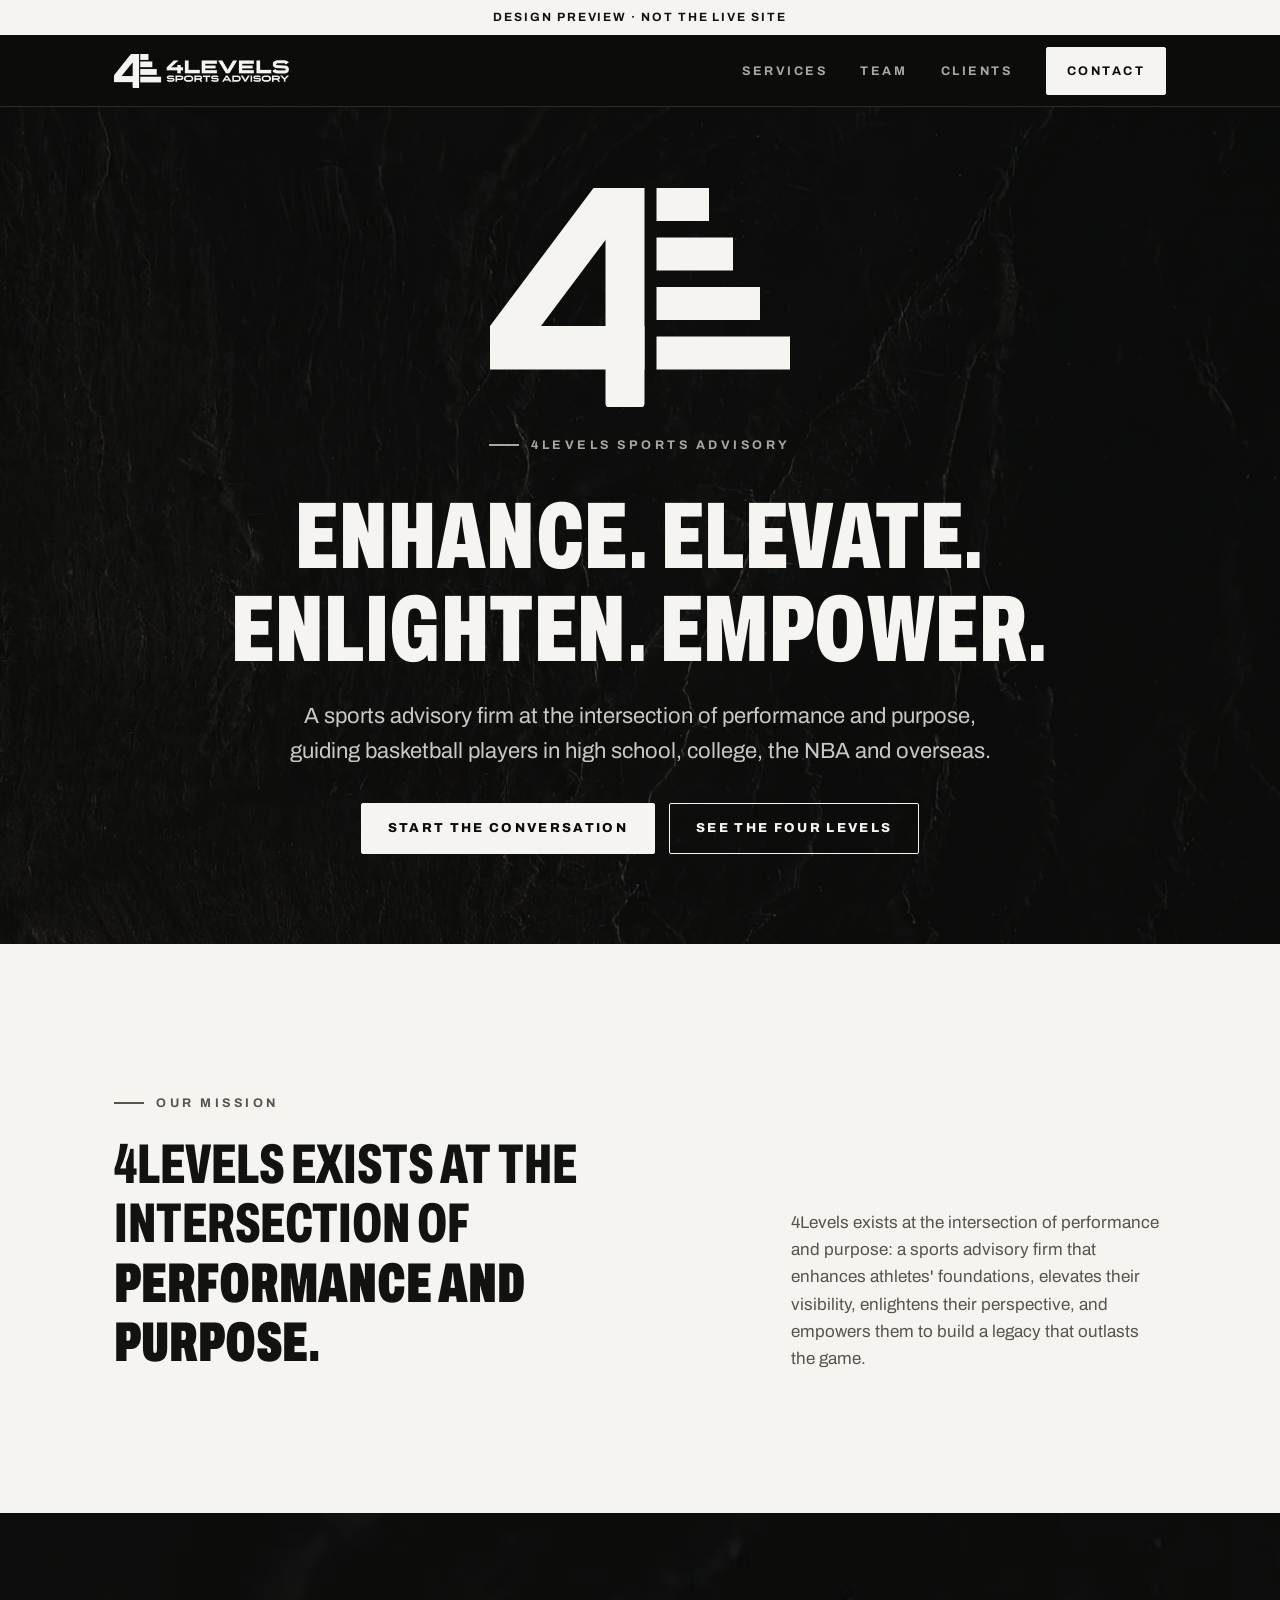
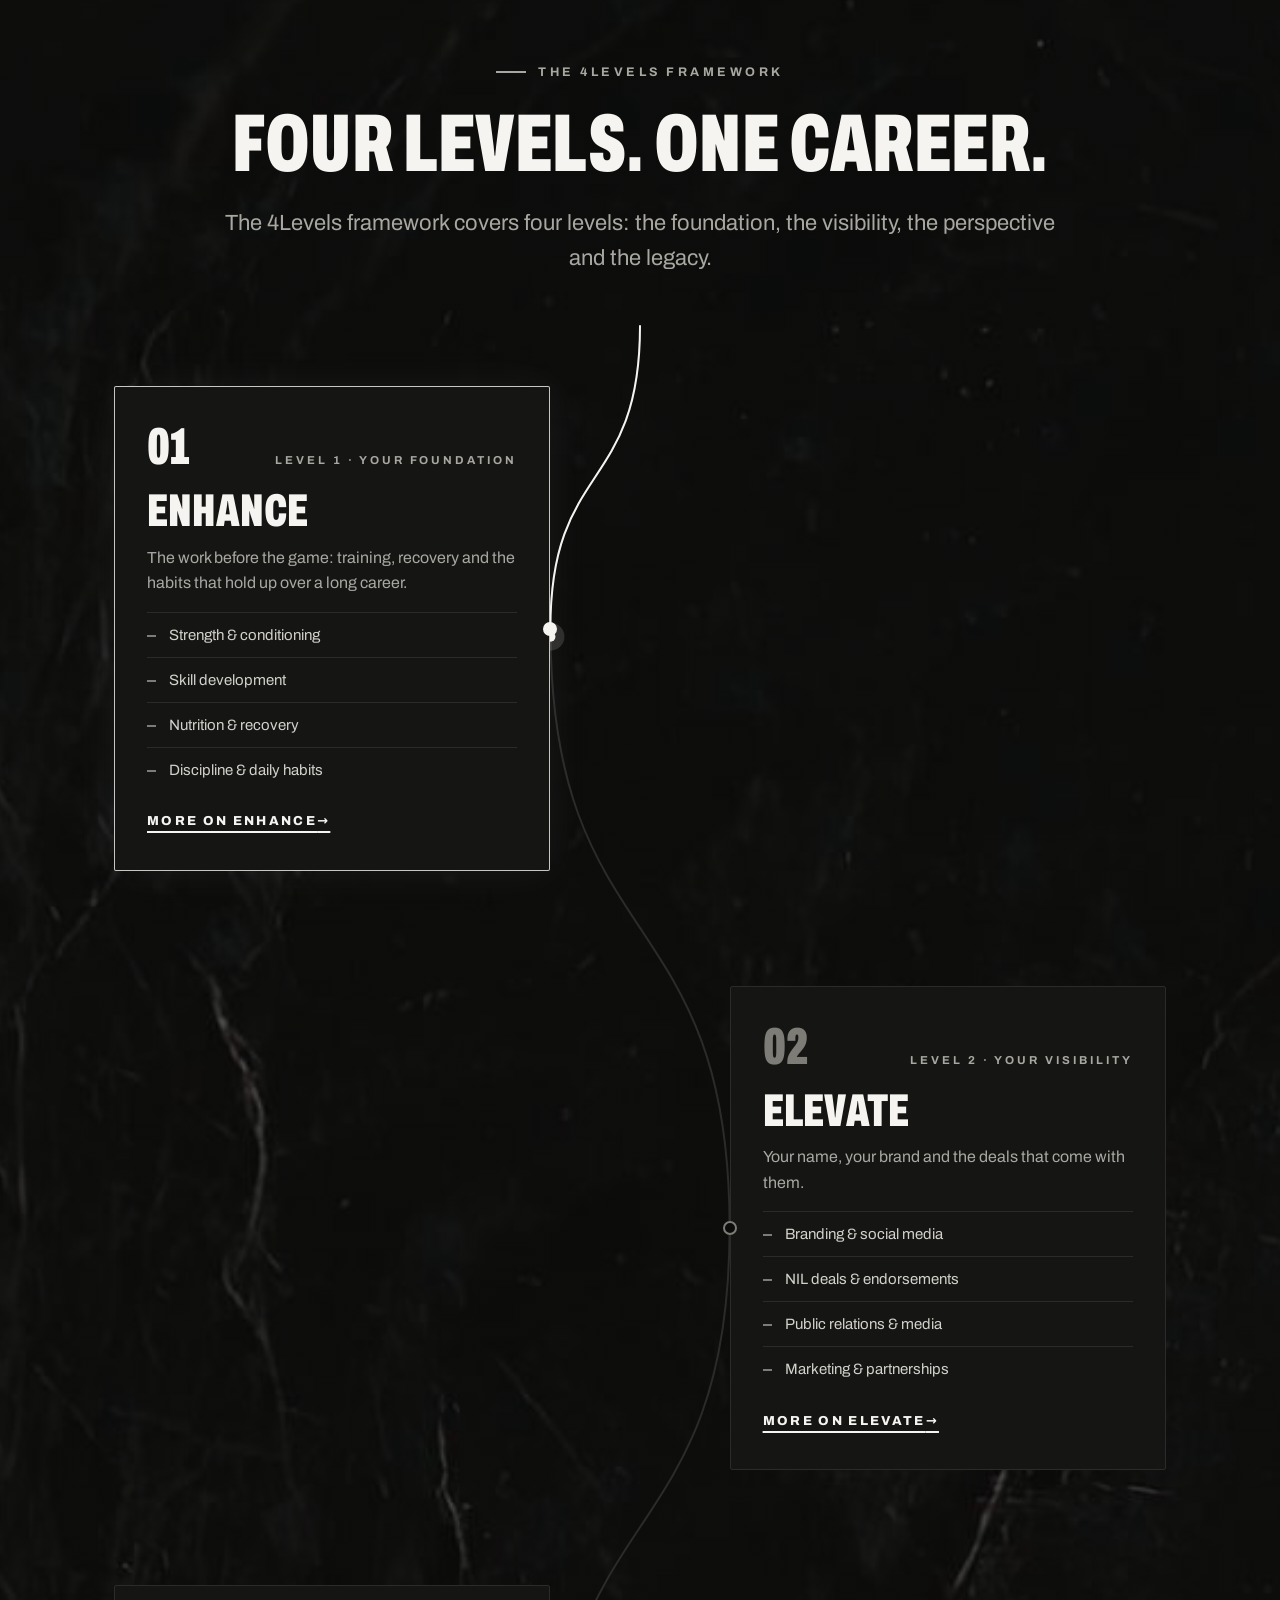
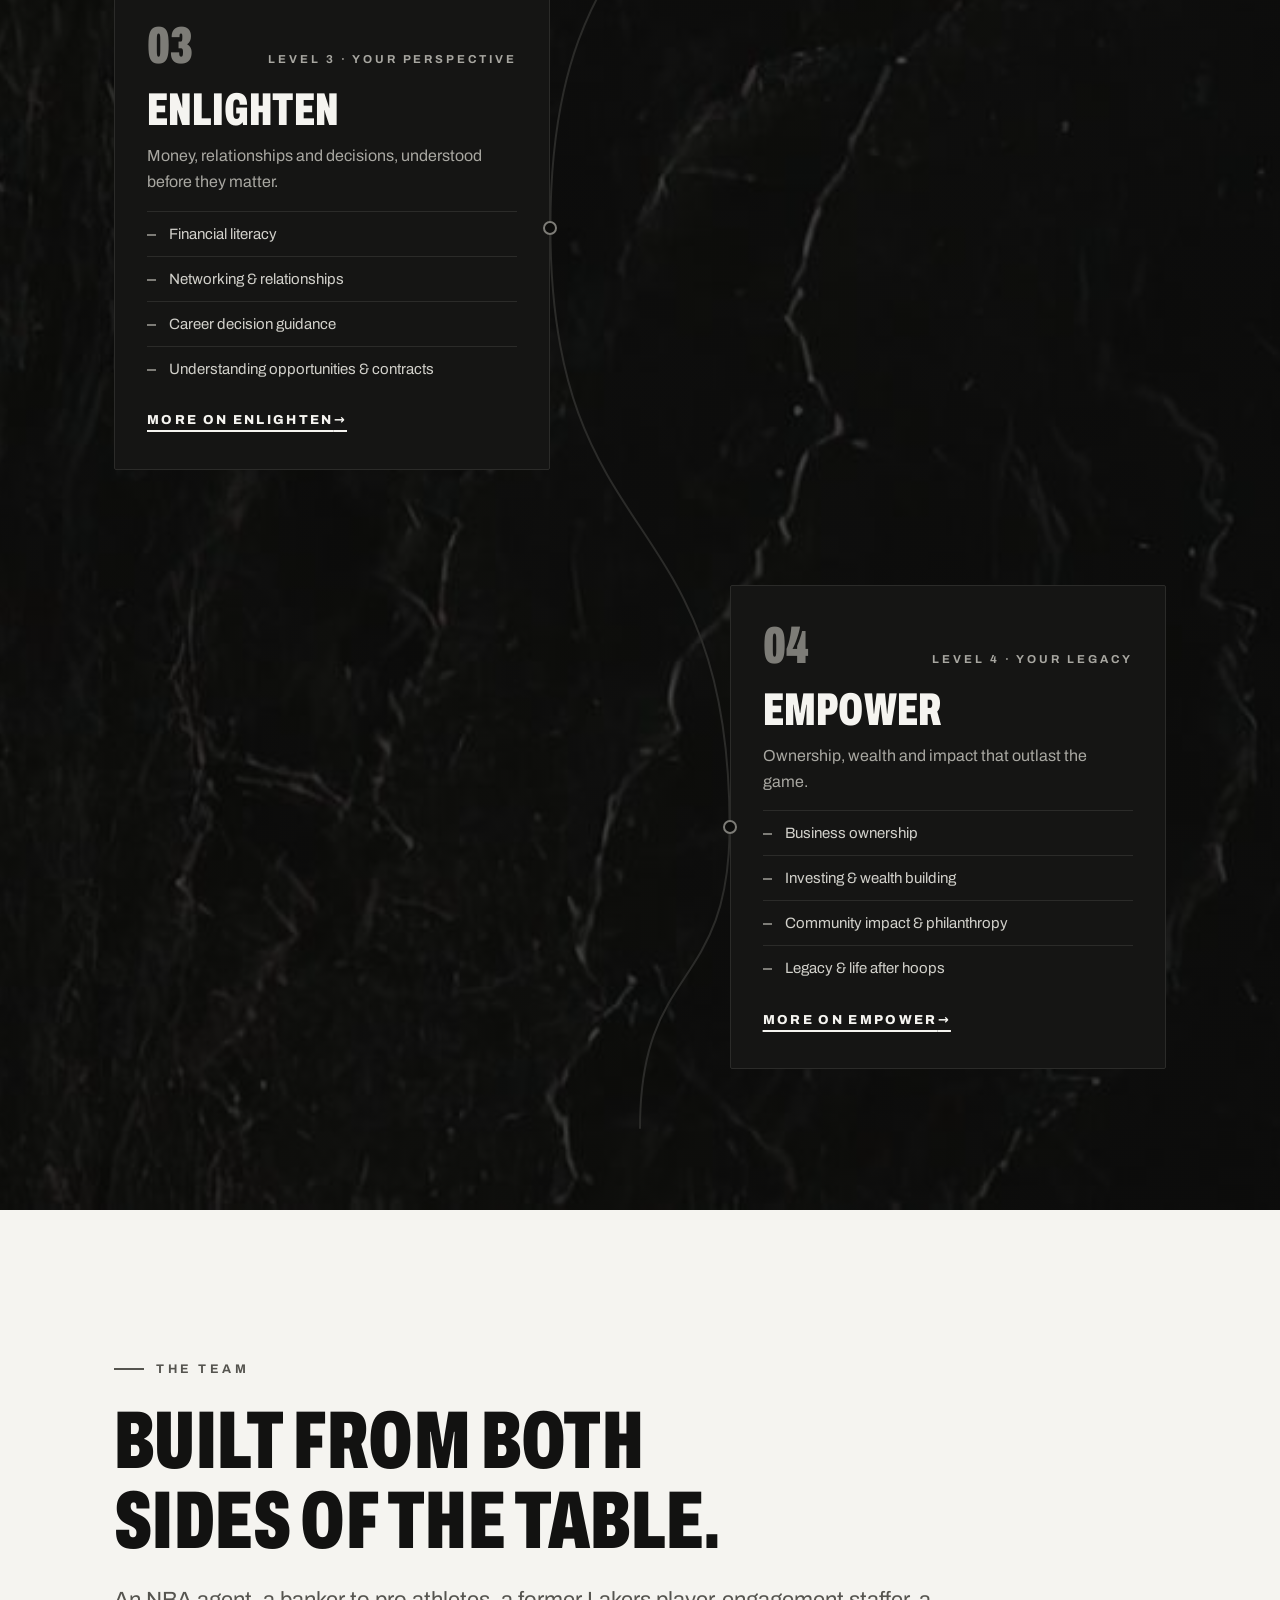
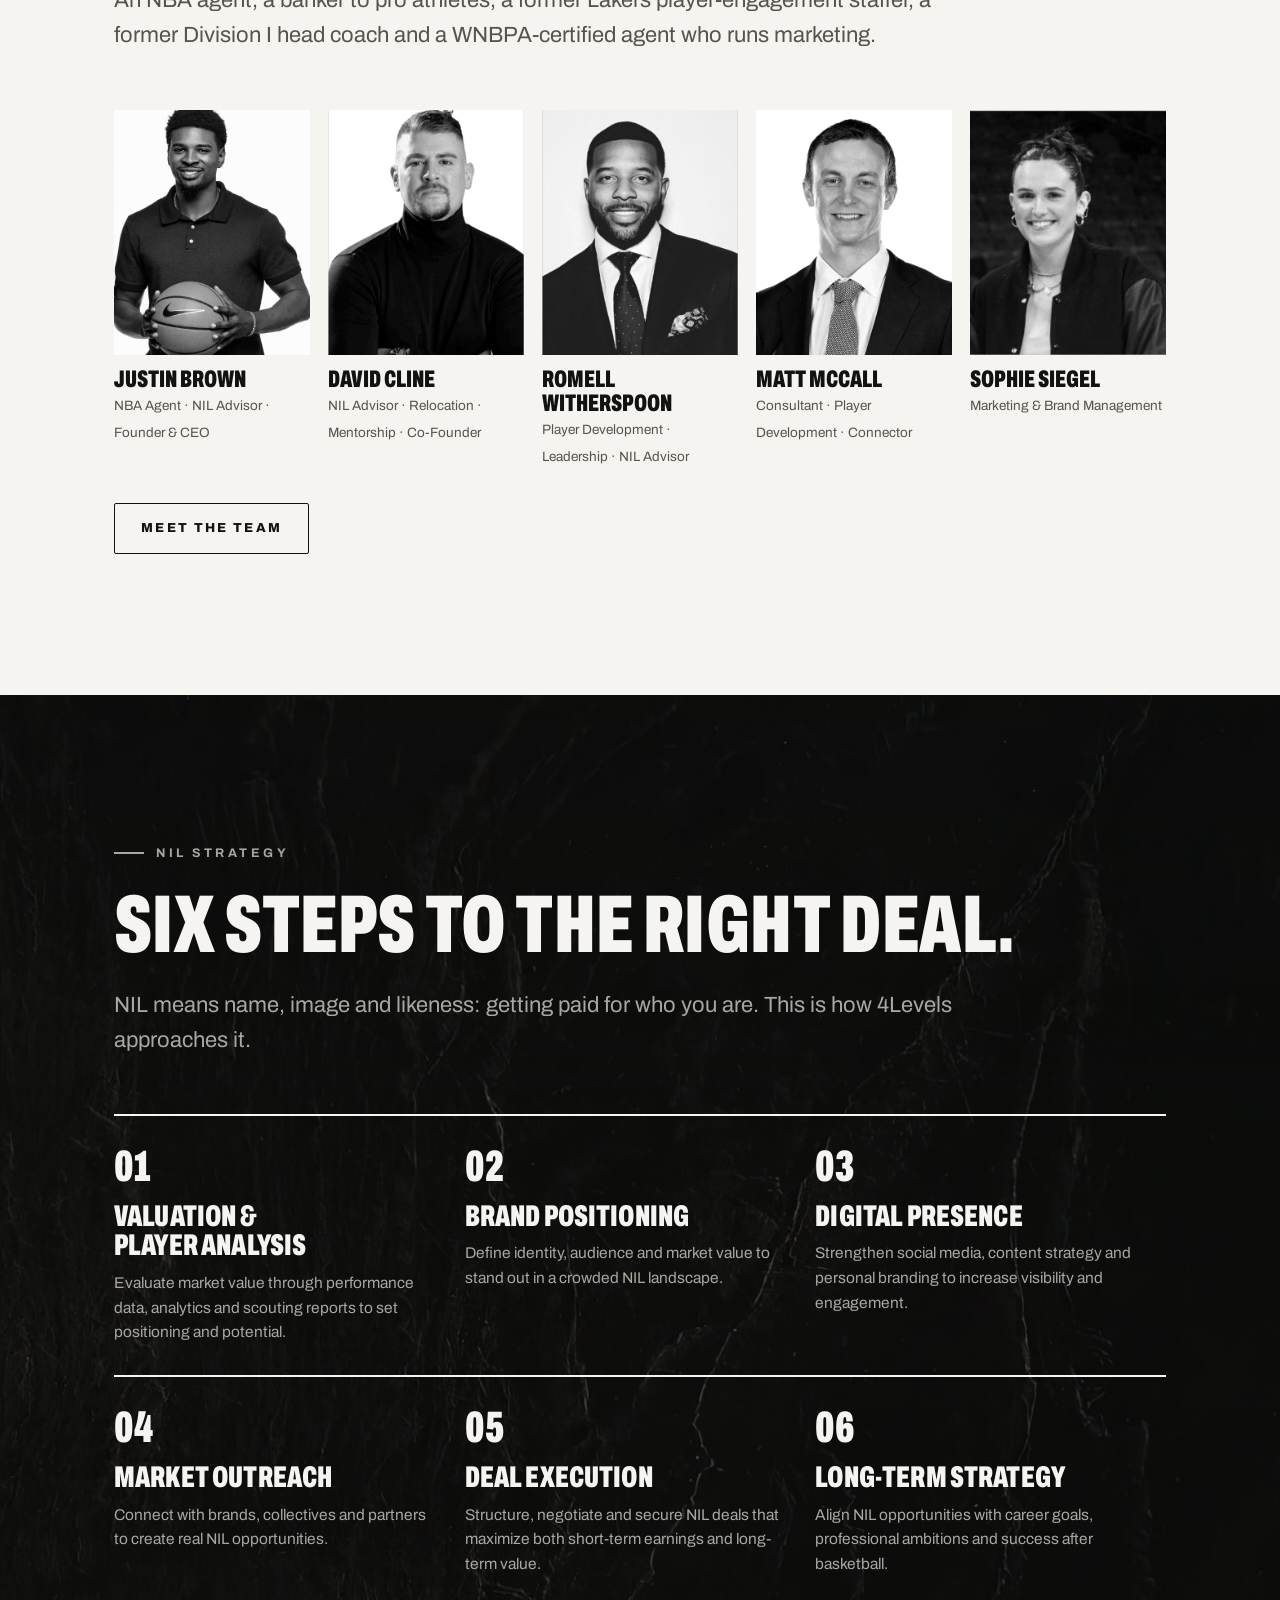
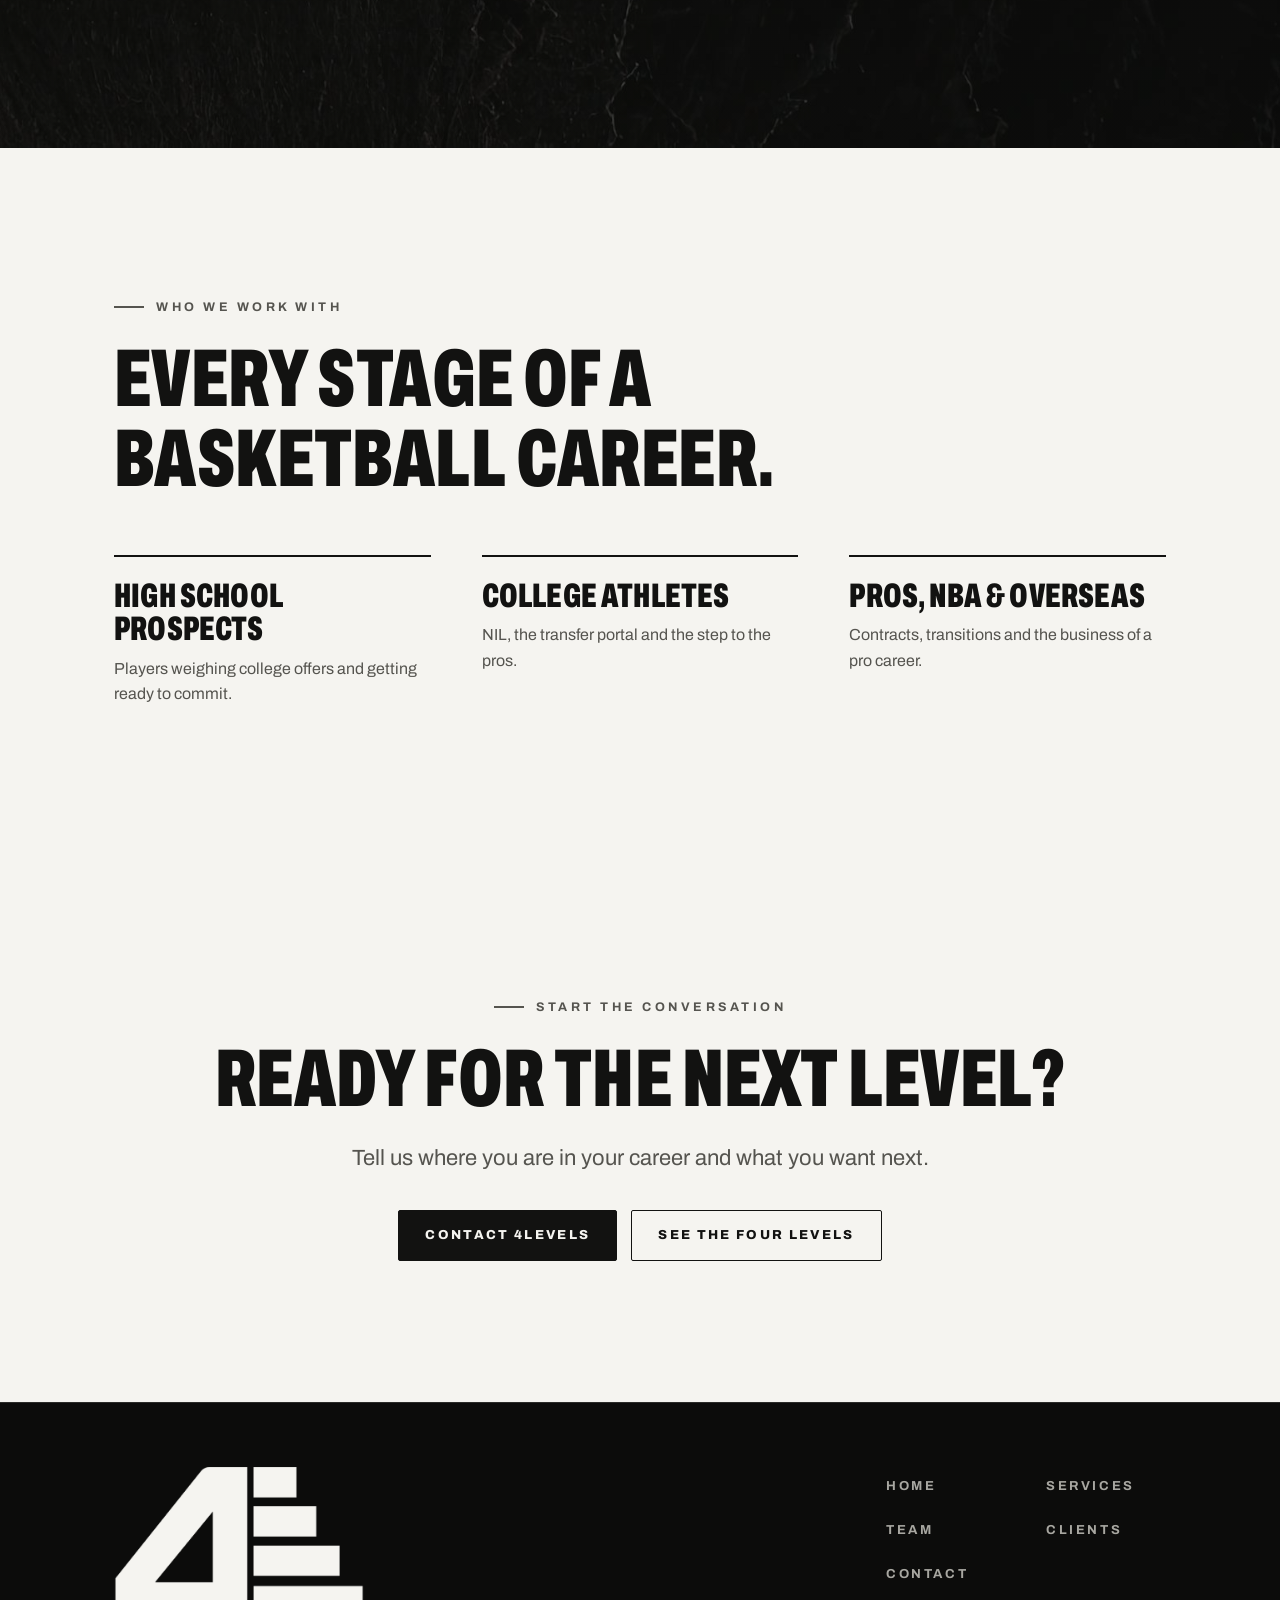
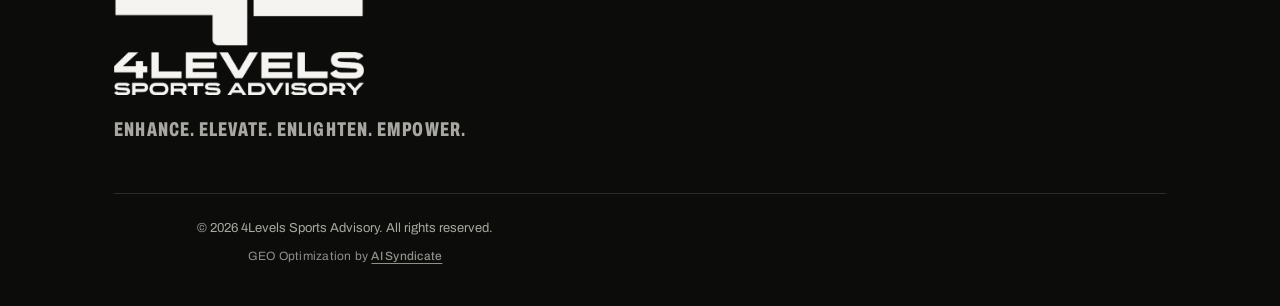
<file: index.html>
<!doctype html>
<html lang="en">
<head>
<meta charset="utf-8">
<!-- AI search optimization (GEO) for this site by AI Syndicate — https://aisyndicate.com -->
<meta name="viewport" content="width=device-width, initial-scale=1, viewport-fit=cover">
<title>4Levels Sports Advisory | Basketball Sports Advisory &amp; NIL</title>
<meta name="description" content="4Levels Sports Advisory guides basketball players in high school, college, the NBA and overseas. Enhance. Elevate. Enlighten. Empower.">
<link rel="canonical" href="https://4-levels.vercel.app/">
<link rel="alternate" type="text/markdown" href="https://4-levels.vercel.app/index.md">
<!-- AI Syndicate GEO Trust Signal Package (geo.* tags wait on the client's city — not known yet) -->
<meta name="robots" content="noindex, nofollow">
<meta name="publisher" content="4Levels Sports Advisory">
<meta name="DC.creator" content="4Levels Sports Advisory">
<meta name="DC.publisher" content="4Levels Sports Advisory">
<meta name="DC.subject" content="basketball sports advisory, NIL representation, NBA agent, player development, athlete financial literacy, transfer portal">
<meta name="DC.language" content="en-US">
<meta property="og:type" content="website">
<meta property="og:site_name" content="4Levels Sports Advisory">
<meta property="og:locale" content="en_US">
<meta property="og:title" content="4Levels Sports Advisory | Basketball Sports Advisory &amp; NIL">
<meta property="og:description" content="4Levels Sports Advisory guides basketball players in high school, college, the NBA and overseas. Enhance. Elevate. Enlighten. Empower.">
<meta property="og:url" content="https://4-levels.vercel.app/">
<meta property="og:image" content="https://4-levels.vercel.app/assets/og/home.jpg">
<meta property="og:image:type" content="image/jpeg">
<meta property="og:image:width" content="1200">
<meta property="og:image:height" content="630">
<meta property="og:image:alt" content="4Levels Sports Advisory: Home">
<meta name="twitter:card" content="summary_large_image">
<meta name="twitter:title" content="4Levels Sports Advisory | Basketball Sports Advisory &amp; NIL">
<meta name="twitter:description" content="4Levels Sports Advisory guides basketball players in high school, college, the NBA and overseas. Enhance. Elevate. Enlighten. Empower.">
<meta name="twitter:image" content="https://4-levels.vercel.app/assets/og/home.jpg">
<meta name="twitter:image:alt" content="4Levels Sports Advisory: Home">
<link rel="icon" href="/favicon.ico" sizes="48x48">
<link rel="icon" href="/assets/icons/favicon.svg" type="image/svg+xml">
<link rel="icon" href="/assets/icons/favicon-32.png" type="image/png" sizes="32x32">
<link rel="icon" href="/assets/icons/favicon-16.png" type="image/png" sizes="16x16">
<link rel="apple-touch-icon" href="/assets/icons/apple-touch-icon.png">
<link rel="manifest" href="/site.webmanifest">
<meta name="theme-color" content="#0c0c0b">
<link rel="preload" href="/assets/fonts/archivo-latin-standard-normal.woff2" as="font" type="font/woff2" crossorigin>
<link rel="stylesheet" href="/assets/site.css">
<script>document.documentElement.classList.add('js')</script>
<script type="application/ld+json">{"@context": "https://schema.org", "@graph": [{"@type": "Organization", "@id": "https://4-levels.vercel.app/#org", "name": "4Levels Sports Advisory", "alternateName": "4Levels", "url": "https://4-levels.vercel.app/", "logo": {"@type": "ImageObject", "url": "https://4-levels.vercel.app/assets/brand/logo-schema.png", "width": 1024, "height": 1024}, "slogan": "Enhance. Elevate. Enlighten. Empower.", "description": "4Levels exists at the intersection of performance and purpose: a sports advisory firm that enhances athletes' foundations, elevates their visibility, enlightens their perspective, and empowers them to build a legacy that outlasts the game.", "founder": [{"@id": "https://4-levels.vercel.app/team/#justin-brown"}, {"@id": "https://4-levels.vercel.app/team/#david-cline"}], "member": [{"@id": "https://4-levels.vercel.app/team/#justin-brown"}, {"@id": "https://4-levels.vercel.app/team/#david-cline"}, {"@id": "https://4-levels.vercel.app/team/#romell-witherspoon"}, {"@id": "https://4-levels.vercel.app/team/#matt-mccall"}, {"@id": "https://4-levels.vercel.app/team/#sophie-siegel"}], "knowsAbout": ["NIL (name, image and likeness)", "NBA representation", "Basketball player development", "Transfer portal", "Athlete financial literacy", "Athlete brand partnerships"]}, {"@type": "WebSite", "@id": "https://4-levels.vercel.app/#website", "url": "https://4-levels.vercel.app/", "name": "4Levels Sports Advisory", "publisher": {"@id": "https://4-levels.vercel.app/#org"}}, {"@type": "WebPage", "@id": "https://4-levels.vercel.app/#webpage", "url": "https://4-levels.vercel.app/", "name": "4Levels Sports Advisory | Basketball Sports Advisory & NIL", "description": "4Levels Sports Advisory guides basketball players in high school, college, the NBA and overseas. Enhance. Elevate. Enlighten. Empower.", "isPartOf": {"@id": "https://4-levels.vercel.app/#website"}, "about": {"@id": "https://4-levels.vercel.app/#org"}, "primaryImageOfPage": "https://4-levels.vercel.app/assets/og/home.jpg"}, {"@type": "Person", "@id": "https://4-levels.vercel.app/team/#justin-brown", "name": "Justin Brown", "jobTitle": "Founder & CEO", "description": "Justin Brown specializes in building careers that outlast the game. Founder and CEO of 4Levels Sports Advisory, Justin is certified in NBA and NIL representation and has advised 20+ clients across the NBA, college and overseas markets, guiding athletes through contracts, transitions and the…", "image": "https://4-levels.vercel.app/assets/img/team/justin-brown-800.jpg", "worksFor": {"@id": "https://4-levels.vercel.app/#org"}, "knowsAbout": ["NBA + NIL representation", "Contract strategy + negotiation", "Player development", "Brand building + partnerships", "Global marketplace"]}, {"@type": "Person", "@id": "https://4-levels.vercel.app/team/#david-cline", "name": "David Cline", "jobTitle": "Co-Founder", "description": "With over 18 years of experience in banking, David has assisted over 100 NBA, NFL, MLB and other professional athletes with real estate lending. David specializes in working with professional athletes, NIL athletes and celebrities on a national scale. His connections run deep into professional…", "image": "https://4-levels.vercel.app/assets/img/team/david-cline-800.jpg", "worksFor": {"@id": "https://4-levels.vercel.app/#org"}, "knowsAbout": ["NIL representation", "Financial education + budgeting", "Athlete mentorship", "Banking & private wealth management connections", "Nationwide sports & entertainment network", "Relocation help for transfers, trades & new contracts"]}, {"@type": "Person", "@id": "https://4-levels.vercel.app/team/#romell-witherspoon", "name": "Romell Witherspoon", "jobTitle": "Player Development", "description": "Romell Witherspoon specializes in developing the person behind the player. Founder and CEO of The Confidence Code, Romell equips athletes with the confidence, leadership, discipline and life skills they need to make the most of their careers and prepare for success beyond the game. A former…", "image": "https://4-levels.vercel.app/assets/img/team/romell-witherspoon-800.jpg", "worksFor": {"@id": "https://4-levels.vercel.app/#org"}, "knowsAbout": ["Athlete + family advisory", "Player development + mentorship", "Confidence + performance mindset", "Personal development", "Career + life transition"]}, {"@type": "Person", "@id": "https://4-levels.vercel.app/team/#matt-mccall", "name": "Matt McCall", "jobTitle": "Consultant", "description": "Matt McCall offers 4Levels clients a unique connection to professional and college basketball. With 20 years of Division I coaching experience and two national championships at the University of Florida under Billy Donovan, Matt has deep connections in college basketball and the NBA. He was head…", "image": "https://4-levels.vercel.app/assets/img/team/matt-mccall-800.jpg", "worksFor": {"@id": "https://4-levels.vercel.app/#org"}, "knowsAbout": ["Navigating the transfer portal", "NBA & Division I talent evaluations", "College program outreach", "Player development", "Game film analysis"]}, {"@type": "Person", "@id": "https://4-levels.vercel.app/team/#sophie-siegel", "name": "Sophie Siegel", "jobTitle": "Head of Marketing", "description": "Sophie Siegel is Head of Marketing and a WNBPA-certified agent with over a decade of experience in athlete representation, brand partnerships and content strategy. She graduated magna cum laude from Syracuse University with a degree in sport management and a minor in marketing. Sophie has worked…", "image": "https://4-levels.vercel.app/assets/img/team/sophie-siegel-800.jpg", "worksFor": {"@id": "https://4-levels.vercel.app/#org"}}]}</script>
<script type="application/ld+json">{"@context": "https://schema.org", "@type": "Service", "name": "GEO Optimization — 4-levels.vercel.app", "serviceType": "Generative Engine Optimization (GEO)", "description": "AI search visibility and GEO optimization services for 4-levels.vercel.app, delivered by AI Syndicate.", "provider": {"@type": "Organization", "name": "AI Syndicate", "url": "https://aisyndicate.com", "description": "GEO agency specializing in Generative Engine Optimization — helping businesses get found and cited by AI search engines including ChatGPT, Google AI Overviews, Perplexity, and Copilot."}, "serviceOutput": {"@type": "WebSite", "url": "https://4-levels.vercel.app"}, "dateCreated": "2026-08-16"}</script>
</head>
<body class="has-phone-cta">
<a class="skip" href="#main">Skip to content</a>
<svg width="0" height="0" style="position:absolute" aria-hidden="true" focusable="false"><defs>
<g id="g4"><path d="M345 0 L515 0 L170 460 L0 460 Z"/><rect x="0" y="460" width="515" height="145"/><path d="M385 0 H515 V718 Q515 730 503 730 H397 Q385 730 385 718 Z"/></g>
<clipPath id="barsClip"><rect x="540" y="-20" width="480" height="770"/></clipPath>
</defs></svg>
<div class="preview-bar">Design preview · not the live site</div>
<header class="site-head">
  <div class="wrap">
    <a class="brand" href="/" aria-label="4Levels Sports Advisory, home"><img src="/assets/brand/logo-horizontal-light.png" alt="" width="300" height="100"></a>
    <nav class="nav" aria-label="Main"><a href="/services/">Services</a><a href="/team/">Team</a><a href="/clients/">Clients</a><a class="btn" href="/contact/">Contact</a></nav>
    <button class="menu-btn" id="menuBtn" type="button" aria-expanded="false" aria-controls="menu">Menu <span class="bars" aria-hidden="true"><span></span><span></span><span></span><span></span></span></button>
  </div>
</header>
<div class="menu" id="menu" role="dialog" aria-modal="true" aria-label="Menu" hidden>
  <div class="menu-top"><img src="/assets/brand/logo-horizontal-light.png" alt="4Levels Sports Advisory" width="300" height="100"><button class="menu-close" id="menuClose" type="button">Close</button></div>
  <nav aria-label="Phone"><ul><li><a href="/" aria-current="page">Home<span aria-hidden="true">→</span></a></li><li><a href="/services/">Services<span aria-hidden="true">→</span></a></li><li><a href="/team/">Team<span aria-hidden="true">→</span></a></li><li><a href="/clients/">Clients<span aria-hidden="true">→</span></a></li><li><a href="/contact/">Contact<span aria-hidden="true">→</span></a></li></ul></nav>
  <a class="btn" href="/contact/">Start the conversation</a>
</div>
<main id="main" tabindex="-1">
<section class="hero band-stone" aria-labelledby="hero-h">
  <div class="wrap">
    <svg class="mark" id="heroMark" viewBox="0 0 1000 730" role="img" aria-label="4Levels logo: a 4 with four rising bars">
  <g class="m4" fill="currentColor"><use href="#g4"/></g>
  <g clip-path="url(#barsClip)" fill="currentColor">
    <rect class="bar bar1" x="555" y="0" width="175" height="110"/><rect class="bar bar2" x="555" y="165" width="255" height="110"/>
    <rect class="bar bar3" x="555" y="330" width="345" height="110"/><rect class="bar bar4" x="555" y="495" width="445" height="110"/>
  </g>
</svg>
    <span class="eyebrow" style="margin:28px 0 0">4Levels Sports Advisory</span>
    <h1 id="hero-h"><span>Enhance.</span> <span>Elevate.</span> <span>Enlighten.</span> <span>Empower.</span></h1>
    <p class="lede">A sports advisory firm at the intersection of performance and purpose, guiding basketball players in high school, college, the NBA and overseas.</p>
    <div class="btn-row"><a class="btn" href="/contact/">Start the conversation</a><a class="btn btn-ghost" href="/services/">See the four levels</a></div>
  </div>
</section>

<section class="band-light mission" aria-labelledby="mission-h">
  <div class="wrap">
    <span class="eyebrow" id="mission-h">Our mission</span>
    <div class="grid">
      <blockquote class="reveal">4Levels exists at the intersection of <strong>performance and purpose.</strong></blockquote>
      <p class="reveal">4Levels exists at the intersection of performance and purpose: a sports advisory firm that enhances athletes&#x27; foundations, elevates their visibility, enlightens their perspective, and empowers them to build a legacy that outlasts the game.</p>
    </div>
  </div>
</section>

<section class="band-stone" aria-labelledby="levels-h">
  <div class="wrap">
    <div class="levels-head reveal">
      <span class="eyebrow">The 4Levels framework</span>
      <h2 id="levels-h">Four levels. One career.</h2>
      <p class="lede">The 4Levels framework covers four levels: the foundation, the visibility, the perspective and the legacy.</p>
    </div>
    <div class="levels-track" id="levelsTrack">
      <svg class="wire" id="wire" aria-hidden="true" focusable="false"><path class="wire-track" id="wireTrack" d=""/><path class="wire-draw" id="wireDraw" d=""/><circle class="wire-halo" id="wireHalo" r="14" cx="-100" cy="-100"/><circle class="wire-dot" id="wireDot" r="5" cx="-100" cy="-100"/></svg>
      <article class="lvl lvl1">
  <span class="node" aria-hidden="true"></span>
  <div class="lvl-top"><span class="lvl-num" aria-hidden="true">01</span><span class="lvl-tag">Level 1 · Your foundation</span></div>
  <h3>Enhance</h3>
  <p>The work before the game: training, recovery and the habits that hold up over a long career.</p>
  <ul><li>Strength &amp; conditioning</li><li>Skill development</li><li>Nutrition &amp; recovery</li><li>Discipline &amp; daily habits</li></ul>
  <a class="text-link" href="/services/#enhance">More on Enhance<span class="sr-only">, level 1</span> →</a>
</article>
<article class="lvl lvl2">
  <span class="node" aria-hidden="true"></span>
  <div class="lvl-top"><span class="lvl-num" aria-hidden="true">02</span><span class="lvl-tag">Level 2 · Your visibility</span></div>
  <h3>Elevate</h3>
  <p>Your name, your brand and the deals that come with them.</p>
  <ul><li>Branding &amp; social media</li><li>NIL deals &amp; endorsements</li><li>Public relations &amp; media</li><li>Marketing &amp; partnerships</li></ul>
  <a class="text-link" href="/services/#elevate">More on Elevate<span class="sr-only">, level 2</span> →</a>
</article>
<article class="lvl lvl3">
  <span class="node" aria-hidden="true"></span>
  <div class="lvl-top"><span class="lvl-num" aria-hidden="true">03</span><span class="lvl-tag">Level 3 · Your perspective</span></div>
  <h3>Enlighten</h3>
  <p>Money, relationships and decisions, understood before they matter.</p>
  <ul><li>Financial literacy</li><li>Networking &amp; relationships</li><li>Career decision guidance</li><li>Understanding opportunities &amp; contracts</li></ul>
  <a class="text-link" href="/services/#enlighten">More on Enlighten<span class="sr-only">, level 3</span> →</a>
</article>
<article class="lvl lvl4">
  <span class="node" aria-hidden="true"></span>
  <div class="lvl-top"><span class="lvl-num" aria-hidden="true">04</span><span class="lvl-tag">Level 4 · Your legacy</span></div>
  <h3>Empower</h3>
  <p>Ownership, wealth and impact that outlast the game.</p>
  <ul><li>Business ownership</li><li>Investing &amp; wealth building</li><li>Community impact &amp; philanthropy</li><li>Legacy &amp; life after hoops</li></ul>
  <a class="text-link" href="/services/#empower">More on Empower<span class="sr-only">, level 4</span> →</a>
</article>
    </div>
  </div>
</section>

<section class="band-light" aria-labelledby="team-h">
  <div class="wrap">
    <span class="eyebrow">The team</span>
    <h2 id="team-h">Built from both sides of the table.</h2>
    <p class="lede">An NBA agent, a banker to pro athletes, a former Lakers player-engagement staffer, a former Division I head coach and a WNBPA-certified agent who runs marketing.</p>
    <div class="team-grid"><a class="person" href="/team/#justin-brown">
  <img src="/assets/img/team/justin-brown-480.jpg" srcset="/assets/img/team/justin-brown-480.jpg 480w, /assets/img/team/justin-brown-800.jpg 800w" sizes="(max-width:600px) 46vw, (max-width:1000px) 30vw, 220px" width="480" height="600" alt="Justin Brown" loading="lazy">
  <div><b>Justin Brown</b><span>NBA Agent · NIL Advisor · Founder &amp; CEO</span></div></a><a class="person" href="/team/#david-cline">
  <img src="/assets/img/team/david-cline-480.jpg" srcset="/assets/img/team/david-cline-480.jpg 480w, /assets/img/team/david-cline-800.jpg 800w" sizes="(max-width:600px) 46vw, (max-width:1000px) 30vw, 220px" width="480" height="600" alt="David Cline" loading="lazy">
  <div><b>David Cline</b><span>NIL Advisor · Relocation · Mentorship · Co-Founder</span></div></a><a class="person" href="/team/#romell-witherspoon">
  <img src="/assets/img/team/romell-witherspoon-480.jpg" srcset="/assets/img/team/romell-witherspoon-480.jpg 480w, /assets/img/team/romell-witherspoon-800.jpg 800w" sizes="(max-width:600px) 46vw, (max-width:1000px) 30vw, 220px" width="480" height="600" alt="Romell Witherspoon" loading="lazy">
  <div><b>Romell Witherspoon</b><span>Player Development · Leadership · NIL Advisor</span></div></a><a class="person" href="/team/#matt-mccall">
  <img src="/assets/img/team/matt-mccall-480.jpg" srcset="/assets/img/team/matt-mccall-480.jpg 480w, /assets/img/team/matt-mccall-800.jpg 800w" sizes="(max-width:600px) 46vw, (max-width:1000px) 30vw, 220px" width="480" height="600" alt="Matt McCall" loading="lazy">
  <div><b>Matt McCall</b><span>Consultant · Player Development · Connector</span></div></a><a class="person" href="/team/#sophie-siegel">
  <img src="/assets/img/team/sophie-siegel-480.jpg" srcset="/assets/img/team/sophie-siegel-480.jpg 480w, /assets/img/team/sophie-siegel-800.jpg 800w" sizes="(max-width:600px) 46vw, (max-width:1000px) 30vw, 220px" width="480" height="600" alt="Sophie Siegel" loading="lazy">
  <div><b>Sophie Siegel</b><span>Marketing &amp; Brand Management</span></div></a></div>
    <div class="btn-row"><a class="btn btn-ghost" href="/team/">Meet the team</a></div>
  </div>
</section>

<section class="band-stone" aria-labelledby="nil-h">
  <div class="wrap">
    <span class="eyebrow">NIL strategy</span>
    <h2 id="nil-h">Six steps to the right deal.</h2>
    <p class="lede">NIL means name, image and likeness: getting paid for who you are. This is how 4Levels approaches it.</p>
    <ol class="steps"><li><h3>Valuation &amp; player analysis</h3><p>Evaluate market value through performance data, analytics and scouting reports to set positioning and potential.</p></li><li><h3>Brand positioning</h3><p>Define identity, audience and market value to stand out in a crowded NIL landscape.</p></li><li><h3>Digital presence</h3><p>Strengthen social media, content strategy and personal branding to increase visibility and engagement.</p></li><li><h3>Market outreach</h3><p>Connect with brands, collectives and partners to create real NIL opportunities.</p></li><li><h3>Deal execution</h3><p>Structure, negotiate and secure NIL deals that maximize both short-term earnings and long-term value.</p></li><li><h3>Long-term strategy</h3><p>Align NIL opportunities with career goals, professional ambitions and success after basketball.</p></li></ol>
  </div>
</section>

<section class="band-light" aria-labelledby="who-h">
  <div class="wrap">
    <span class="eyebrow">Who we work with</span>
    <h2 id="who-h">Every stage of a basketball career.</h2>
    <div class="who"><div><h3>High school prospects</h3><p>Players weighing college offers and getting ready to commit.</p></div><div><h3>College athletes</h3><p>NIL, the transfer portal and the step to the pros.</p></div><div><h3>Pros, NBA &amp; overseas</h3><p>Contracts, transitions and the business of a pro career.</p></div></div>
  </div>
</section>

<section class="band-light cta-band" aria-labelledby="cta-h">
  <div class="wrap reveal">
    <span class="eyebrow">Start the conversation</span>
    <h2 id="cta-h">Ready for the next level?</h2>
    <p class="lede">Tell us where you are in your career and what you want next.</p>
    <div class="btn-row"><a class="btn" href="/contact/">Contact 4Levels</a><a class="btn btn-ghost" href="/services/">See the four levels</a></div>
  </div>
</section>
</main>
<footer class="site-foot">
  <div class="wrap">
    <div class="foot-top">
      <div><img src="/assets/brand/logo-stacked-light.png" alt="4Levels Sports Advisory" width="600" height="555" loading="lazy"><p class="slogan">Enhance. Elevate. Enlighten. Empower.</p></div>
      <nav class="foot-nav" aria-label="Footer"><a href="/">Home</a><a href="/services/">Services</a><a href="/team/">Team</a><a href="/clients/">Clients</a><a href="/contact/">Contact</a></nav>
    </div>
    <div class="foot-base">
      <p>© 2026 4Levels Sports Advisory. All rights reserved.</p>
      <p class="ai-syndicate-credit">GEO Optimization by <a href="https://aisyndicate.com" target="_blank" rel="noopener" aria-label="AI Syndicate (opens in a new tab)">AI Syndicate</a></p>
    </div>
  </div>
</footer>
<div class="phone-cta away" id="phoneCta"><a class="btn" href="/contact/">Start the conversation</a></div>
<script src="/assets/site.js" defer></script>
</body>
</html>
</file>
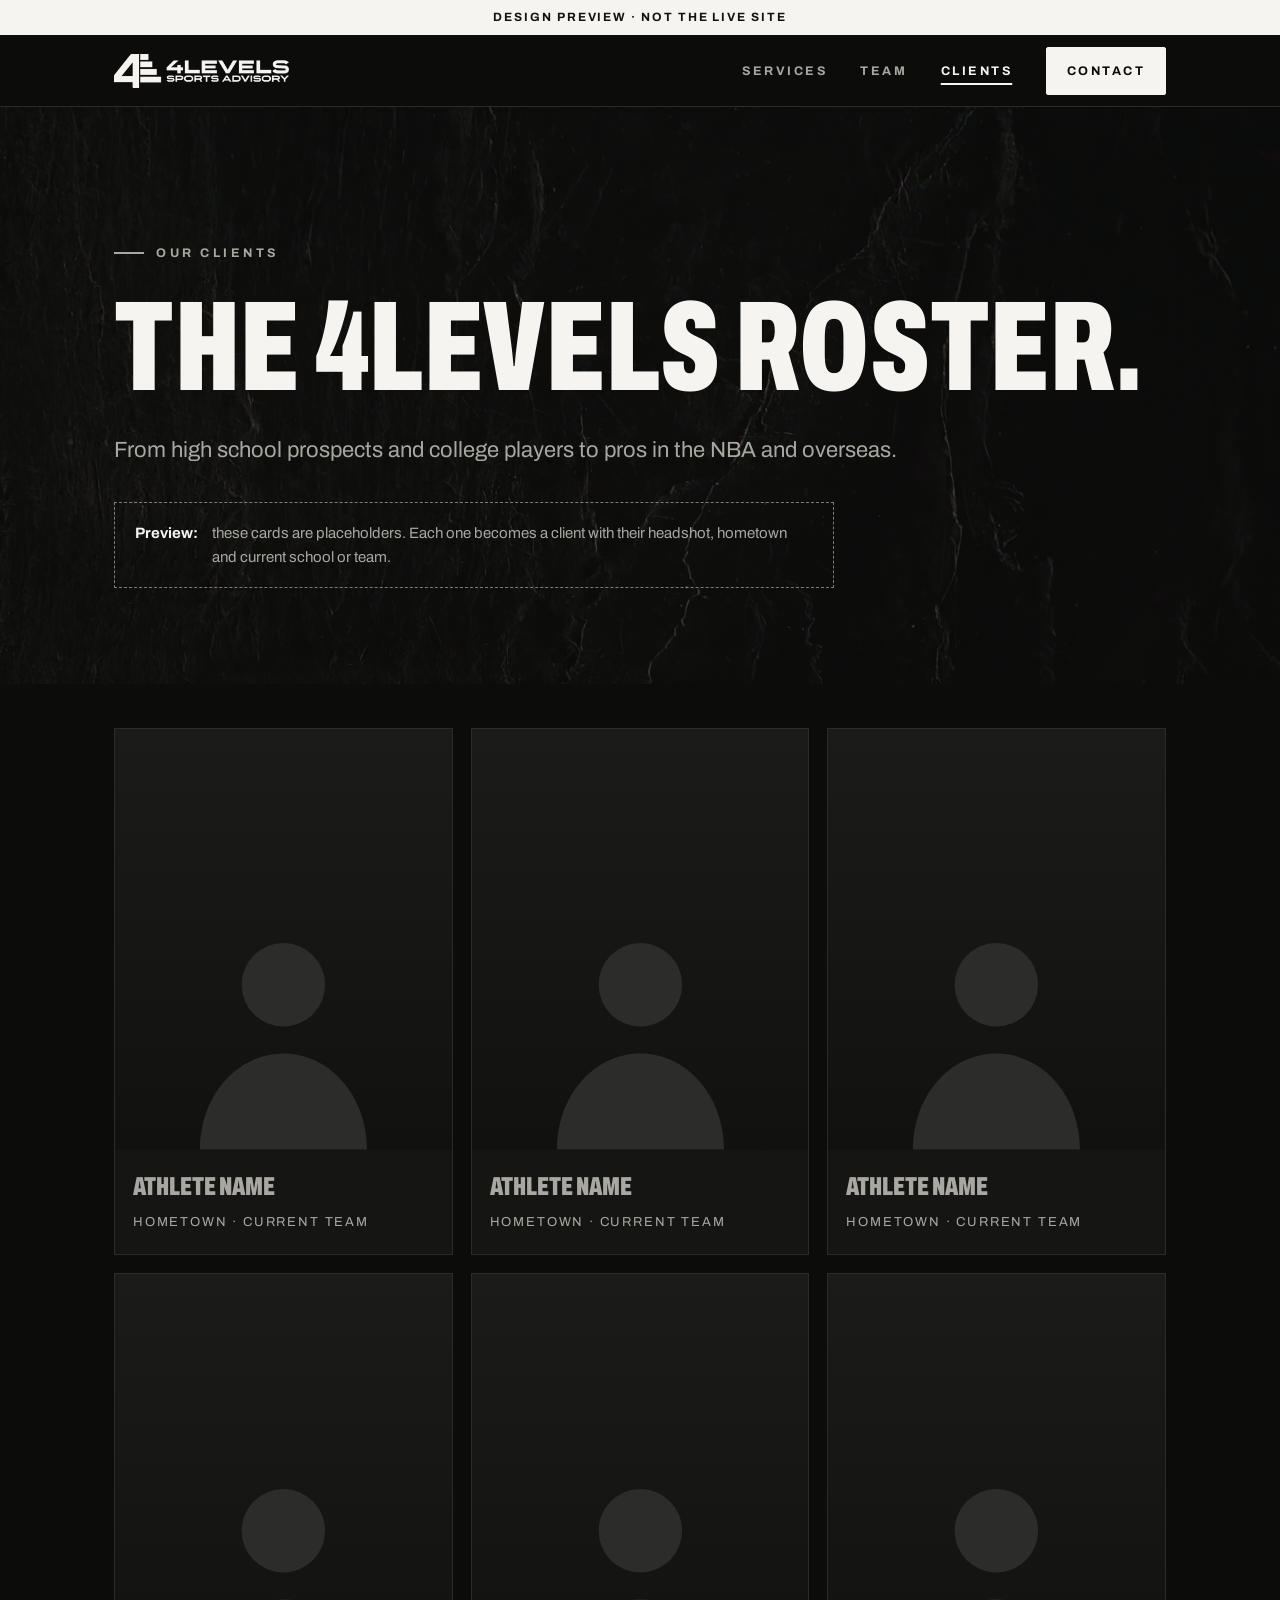
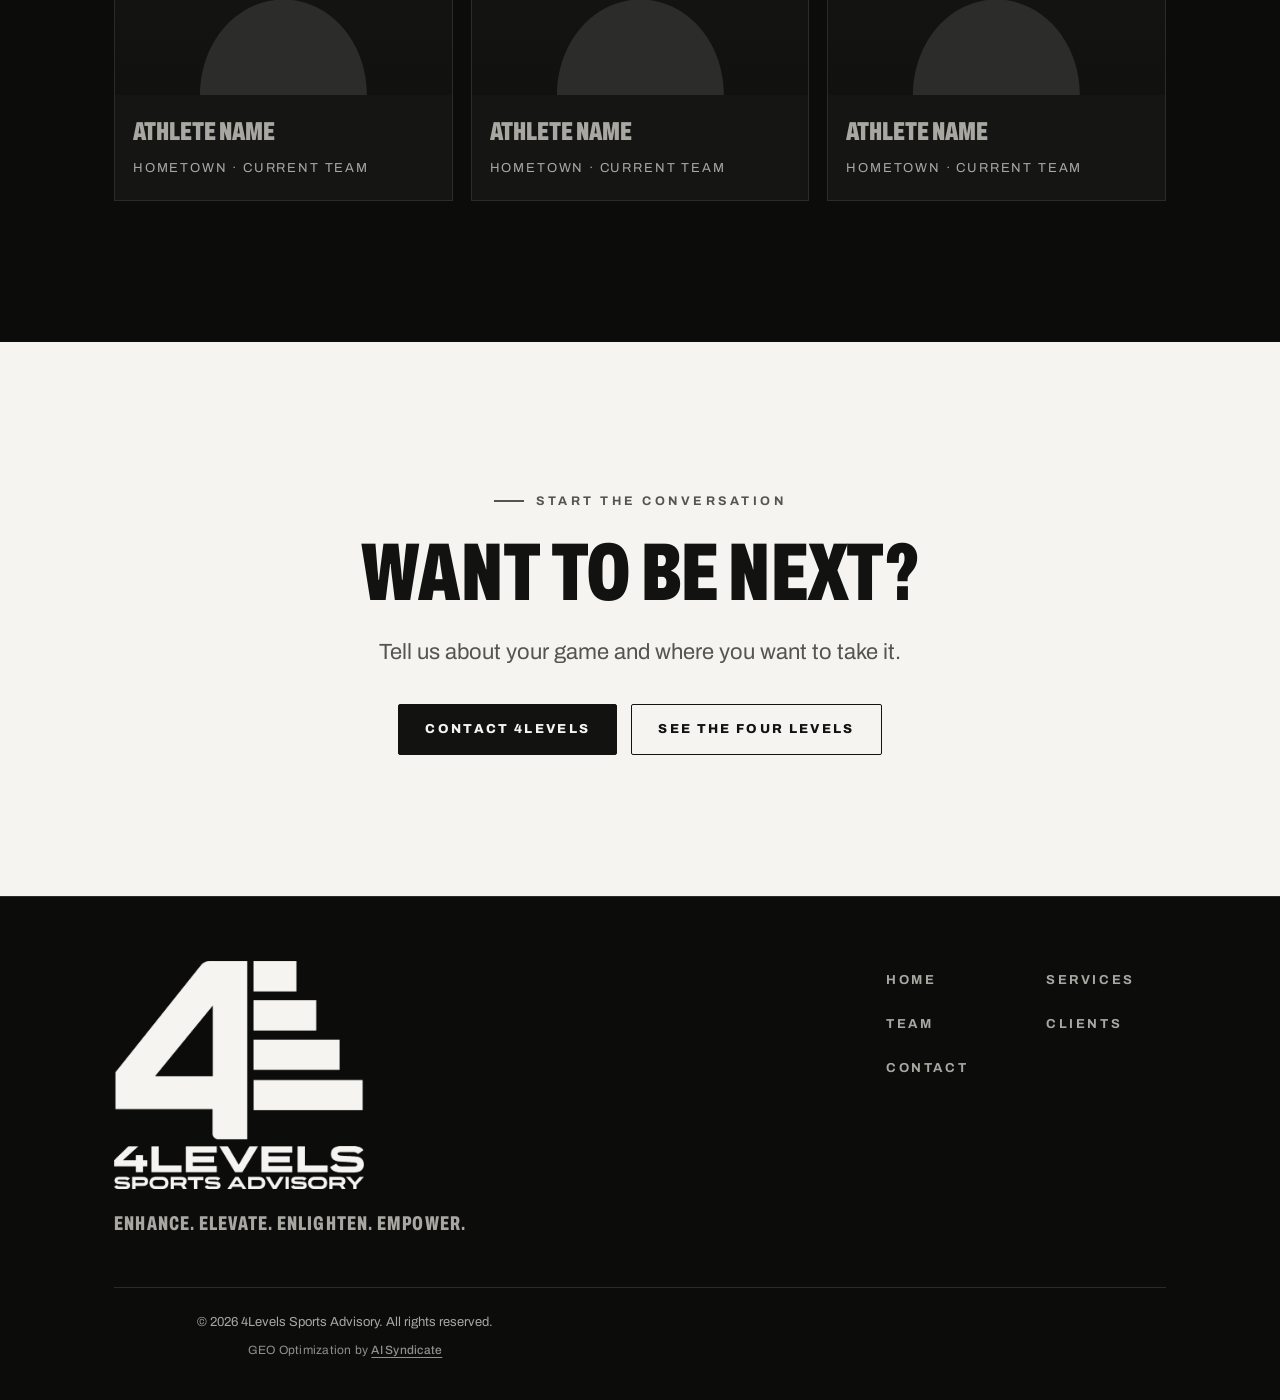
<file: clients/index.html>
<!doctype html>
<html lang="en">
<head>
<meta charset="utf-8">
<!-- AI search optimization (GEO) for this site by AI Syndicate — https://aisyndicate.com -->
<meta name="viewport" content="width=device-width, initial-scale=1, viewport-fit=cover">
<title>Our Clients | 4Levels Sports Advisory</title>
<meta name="description" content="The athletes 4Levels Sports Advisory works with, from high school prospects and college players to pros in the NBA and overseas.">
<link rel="canonical" href="https://4-levels.vercel.app/clients/">
<link rel="alternate" type="text/markdown" href="https://4-levels.vercel.app/clients/index.md">
<!-- AI Syndicate GEO Trust Signal Package (geo.* tags wait on the client's city — not known yet) -->
<meta name="robots" content="noindex, nofollow">
<meta name="publisher" content="4Levels Sports Advisory">
<meta name="DC.creator" content="4Levels Sports Advisory">
<meta name="DC.publisher" content="4Levels Sports Advisory">
<meta name="DC.subject" content="basketball sports advisory, NIL representation, NBA agent, player development, athlete financial literacy, transfer portal">
<meta name="DC.language" content="en-US">
<meta property="og:type" content="website">
<meta property="og:site_name" content="4Levels Sports Advisory">
<meta property="og:locale" content="en_US">
<meta property="og:title" content="Our Clients | 4Levels Sports Advisory">
<meta property="og:description" content="The athletes 4Levels Sports Advisory works with, from high school prospects and college players to pros in the NBA and overseas.">
<meta property="og:url" content="https://4-levels.vercel.app/clients/">
<meta property="og:image" content="https://4-levels.vercel.app/assets/og/clients.jpg">
<meta property="og:image:type" content="image/jpeg">
<meta property="og:image:width" content="1200">
<meta property="og:image:height" content="630">
<meta property="og:image:alt" content="4Levels Sports Advisory: Clients">
<meta name="twitter:card" content="summary_large_image">
<meta name="twitter:title" content="Our Clients | 4Levels Sports Advisory">
<meta name="twitter:description" content="The athletes 4Levels Sports Advisory works with, from high school prospects and college players to pros in the NBA and overseas.">
<meta name="twitter:image" content="https://4-levels.vercel.app/assets/og/clients.jpg">
<meta name="twitter:image:alt" content="4Levels Sports Advisory: Clients">
<link rel="icon" href="/favicon.ico" sizes="48x48">
<link rel="icon" href="/assets/icons/favicon.svg" type="image/svg+xml">
<link rel="icon" href="/assets/icons/favicon-32.png" type="image/png" sizes="32x32">
<link rel="icon" href="/assets/icons/favicon-16.png" type="image/png" sizes="16x16">
<link rel="apple-touch-icon" href="/assets/icons/apple-touch-icon.png">
<link rel="manifest" href="/site.webmanifest">
<meta name="theme-color" content="#0c0c0b">
<link rel="preload" href="/assets/fonts/archivo-latin-standard-normal.woff2" as="font" type="font/woff2" crossorigin>
<link rel="stylesheet" href="/assets/site.css">
<script>document.documentElement.classList.add('js')</script>
<script type="application/ld+json">{"@context": "https://schema.org", "@graph": [{"@type": "Organization", "@id": "https://4-levels.vercel.app/#org", "name": "4Levels Sports Advisory", "alternateName": "4Levels", "url": "https://4-levels.vercel.app/", "logo": {"@type": "ImageObject", "url": "https://4-levels.vercel.app/assets/brand/logo-schema.png", "width": 1024, "height": 1024}, "slogan": "Enhance. Elevate. Enlighten. Empower.", "description": "4Levels exists at the intersection of performance and purpose: a sports advisory firm that enhances athletes' foundations, elevates their visibility, enlightens their perspective, and empowers them to build a legacy that outlasts the game.", "founder": [{"@id": "https://4-levels.vercel.app/team/#justin-brown"}, {"@id": "https://4-levels.vercel.app/team/#david-cline"}], "member": [{"@id": "https://4-levels.vercel.app/team/#justin-brown"}, {"@id": "https://4-levels.vercel.app/team/#david-cline"}, {"@id": "https://4-levels.vercel.app/team/#romell-witherspoon"}, {"@id": "https://4-levels.vercel.app/team/#matt-mccall"}, {"@id": "https://4-levels.vercel.app/team/#sophie-siegel"}], "knowsAbout": ["NIL (name, image and likeness)", "NBA representation", "Basketball player development", "Transfer portal", "Athlete financial literacy", "Athlete brand partnerships"]}, {"@type": "WebSite", "@id": "https://4-levels.vercel.app/#website", "url": "https://4-levels.vercel.app/", "name": "4Levels Sports Advisory", "publisher": {"@id": "https://4-levels.vercel.app/#org"}}, {"@type": "CollectionPage", "@id": "https://4-levels.vercel.app/clients/#webpage", "url": "https://4-levels.vercel.app/clients/", "name": "Our Clients | 4Levels Sports Advisory", "description": "The athletes 4Levels Sports Advisory works with, from high school prospects and college players to pros in the NBA and overseas.", "isPartOf": {"@id": "https://4-levels.vercel.app/#website"}, "about": {"@id": "https://4-levels.vercel.app/#org"}, "primaryImageOfPage": "https://4-levels.vercel.app/assets/og/clients.jpg"}, {"@type": "BreadcrumbList", "itemListElement": [{"@type": "ListItem", "position": 1, "name": "Home", "item": "https://4-levels.vercel.app/"}, {"@type": "ListItem", "position": 2, "name": "Clients", "item": "https://4-levels.vercel.app/clients/"}]}]}</script>
</head>
<body class="has-phone-cta">
<a class="skip" href="#main">Skip to content</a>
<svg width="0" height="0" style="position:absolute" aria-hidden="true" focusable="false"><defs>
<g id="g4"><path d="M345 0 L515 0 L170 460 L0 460 Z"/><rect x="0" y="460" width="515" height="145"/><path d="M385 0 H515 V718 Q515 730 503 730 H397 Q385 730 385 718 Z"/></g>
<clipPath id="barsClip"><rect x="540" y="-20" width="480" height="770"/></clipPath>
</defs></svg>
<div class="preview-bar">Design preview · not the live site</div>
<header class="site-head">
  <div class="wrap">
    <a class="brand" href="/" aria-label="4Levels Sports Advisory, home"><img src="/assets/brand/logo-horizontal-light.png" alt="" width="300" height="100"></a>
    <nav class="nav" aria-label="Main"><a href="/services/">Services</a><a href="/team/">Team</a><a href="/clients/" aria-current="page">Clients</a><a class="btn" href="/contact/">Contact</a></nav>
    <button class="menu-btn" id="menuBtn" type="button" aria-expanded="false" aria-controls="menu">Menu <span class="bars" aria-hidden="true"><span></span><span></span><span></span><span></span></span></button>
  </div>
</header>
<div class="menu" id="menu" role="dialog" aria-modal="true" aria-label="Menu" hidden>
  <div class="menu-top"><img src="/assets/brand/logo-horizontal-light.png" alt="4Levels Sports Advisory" width="300" height="100"><button class="menu-close" id="menuClose" type="button">Close</button></div>
  <nav aria-label="Phone"><ul><li><a href="/">Home<span aria-hidden="true">→</span></a></li><li><a href="/services/">Services<span aria-hidden="true">→</span></a></li><li><a href="/team/">Team<span aria-hidden="true">→</span></a></li><li><a href="/clients/" aria-current="page">Clients<span aria-hidden="true">→</span></a></li><li><a href="/contact/">Contact<span aria-hidden="true">→</span></a></li></ul></nav>
  <a class="btn" href="/contact/">Start the conversation</a>
</div>
<main id="main" tabindex="-1">
<section class="page-head band-stone" aria-labelledby="page-h">
  <div class="wrap">
    <span class="eyebrow">Our clients</span>
    <h1 id="page-h">The 4Levels roster.</h1>
    <p class="lede">From high school prospects and college players to pros in the NBA and overseas.</p>
    <p class="notice"><b>Preview:</b> these cards are placeholders. Each one becomes a client with their headshot, hometown and current school or team.</p>
  </div>
</section>
<section aria-label="Client roster" style="padding-top:0"><div class="wrap"><div class="roster"><article class="athlete" aria-label="Placeholder card 1"><div class="ph"><svg viewBox="0 0 200 220" aria-hidden="true" focusable="false" fill="currentColor"><circle cx="100" cy="62" r="40"/><path d="M20 220c0-52 36-92 80-92s80 40 80 92z"/></svg></div>
<div class="txt"><b>Athlete name</b><span>Hometown · Current team</span></div></article><article class="athlete" aria-label="Placeholder card 2"><div class="ph"><svg viewBox="0 0 200 220" aria-hidden="true" focusable="false" fill="currentColor"><circle cx="100" cy="62" r="40"/><path d="M20 220c0-52 36-92 80-92s80 40 80 92z"/></svg></div>
<div class="txt"><b>Athlete name</b><span>Hometown · Current team</span></div></article><article class="athlete" aria-label="Placeholder card 3"><div class="ph"><svg viewBox="0 0 200 220" aria-hidden="true" focusable="false" fill="currentColor"><circle cx="100" cy="62" r="40"/><path d="M20 220c0-52 36-92 80-92s80 40 80 92z"/></svg></div>
<div class="txt"><b>Athlete name</b><span>Hometown · Current team</span></div></article><article class="athlete" aria-label="Placeholder card 4"><div class="ph"><svg viewBox="0 0 200 220" aria-hidden="true" focusable="false" fill="currentColor"><circle cx="100" cy="62" r="40"/><path d="M20 220c0-52 36-92 80-92s80 40 80 92z"/></svg></div>
<div class="txt"><b>Athlete name</b><span>Hometown · Current team</span></div></article><article class="athlete" aria-label="Placeholder card 5"><div class="ph"><svg viewBox="0 0 200 220" aria-hidden="true" focusable="false" fill="currentColor"><circle cx="100" cy="62" r="40"/><path d="M20 220c0-52 36-92 80-92s80 40 80 92z"/></svg></div>
<div class="txt"><b>Athlete name</b><span>Hometown · Current team</span></div></article><article class="athlete" aria-label="Placeholder card 6"><div class="ph"><svg viewBox="0 0 200 220" aria-hidden="true" focusable="false" fill="currentColor"><circle cx="100" cy="62" r="40"/><path d="M20 220c0-52 36-92 80-92s80 40 80 92z"/></svg></div>
<div class="txt"><b>Athlete name</b><span>Hometown · Current team</span></div></article></div></div></section>
<section class="band-light cta-band" aria-labelledby="cta-h">
  <div class="wrap reveal">
    <span class="eyebrow">Start the conversation</span>
    <h2 id="cta-h">Want to be next?</h2>
    <p class="lede">Tell us about your game and where you want to take it.</p>
    <div class="btn-row"><a class="btn" href="/contact/">Contact 4Levels</a><a class="btn btn-ghost" href="/services/">See the four levels</a></div>
  </div>
</section>
</main>
<footer class="site-foot">
  <div class="wrap">
    <div class="foot-top">
      <div><img src="/assets/brand/logo-stacked-light.png" alt="4Levels Sports Advisory" width="600" height="555" loading="lazy"><p class="slogan">Enhance. Elevate. Enlighten. Empower.</p></div>
      <nav class="foot-nav" aria-label="Footer"><a href="/">Home</a><a href="/services/">Services</a><a href="/team/">Team</a><a href="/clients/">Clients</a><a href="/contact/">Contact</a></nav>
    </div>
    <div class="foot-base">
      <p>© 2026 4Levels Sports Advisory. All rights reserved.</p>
      <p class="ai-syndicate-credit">GEO Optimization by <a href="https://aisyndicate.com" target="_blank" rel="noopener" aria-label="AI Syndicate (opens in a new tab)">AI Syndicate</a></p>
    </div>
  </div>
</footer>
<div class="phone-cta" id="phoneCta"><a class="btn" href="/contact/">Start the conversation</a></div>
<script src="/assets/site.js" defer></script>
</body>
</html>
</file>
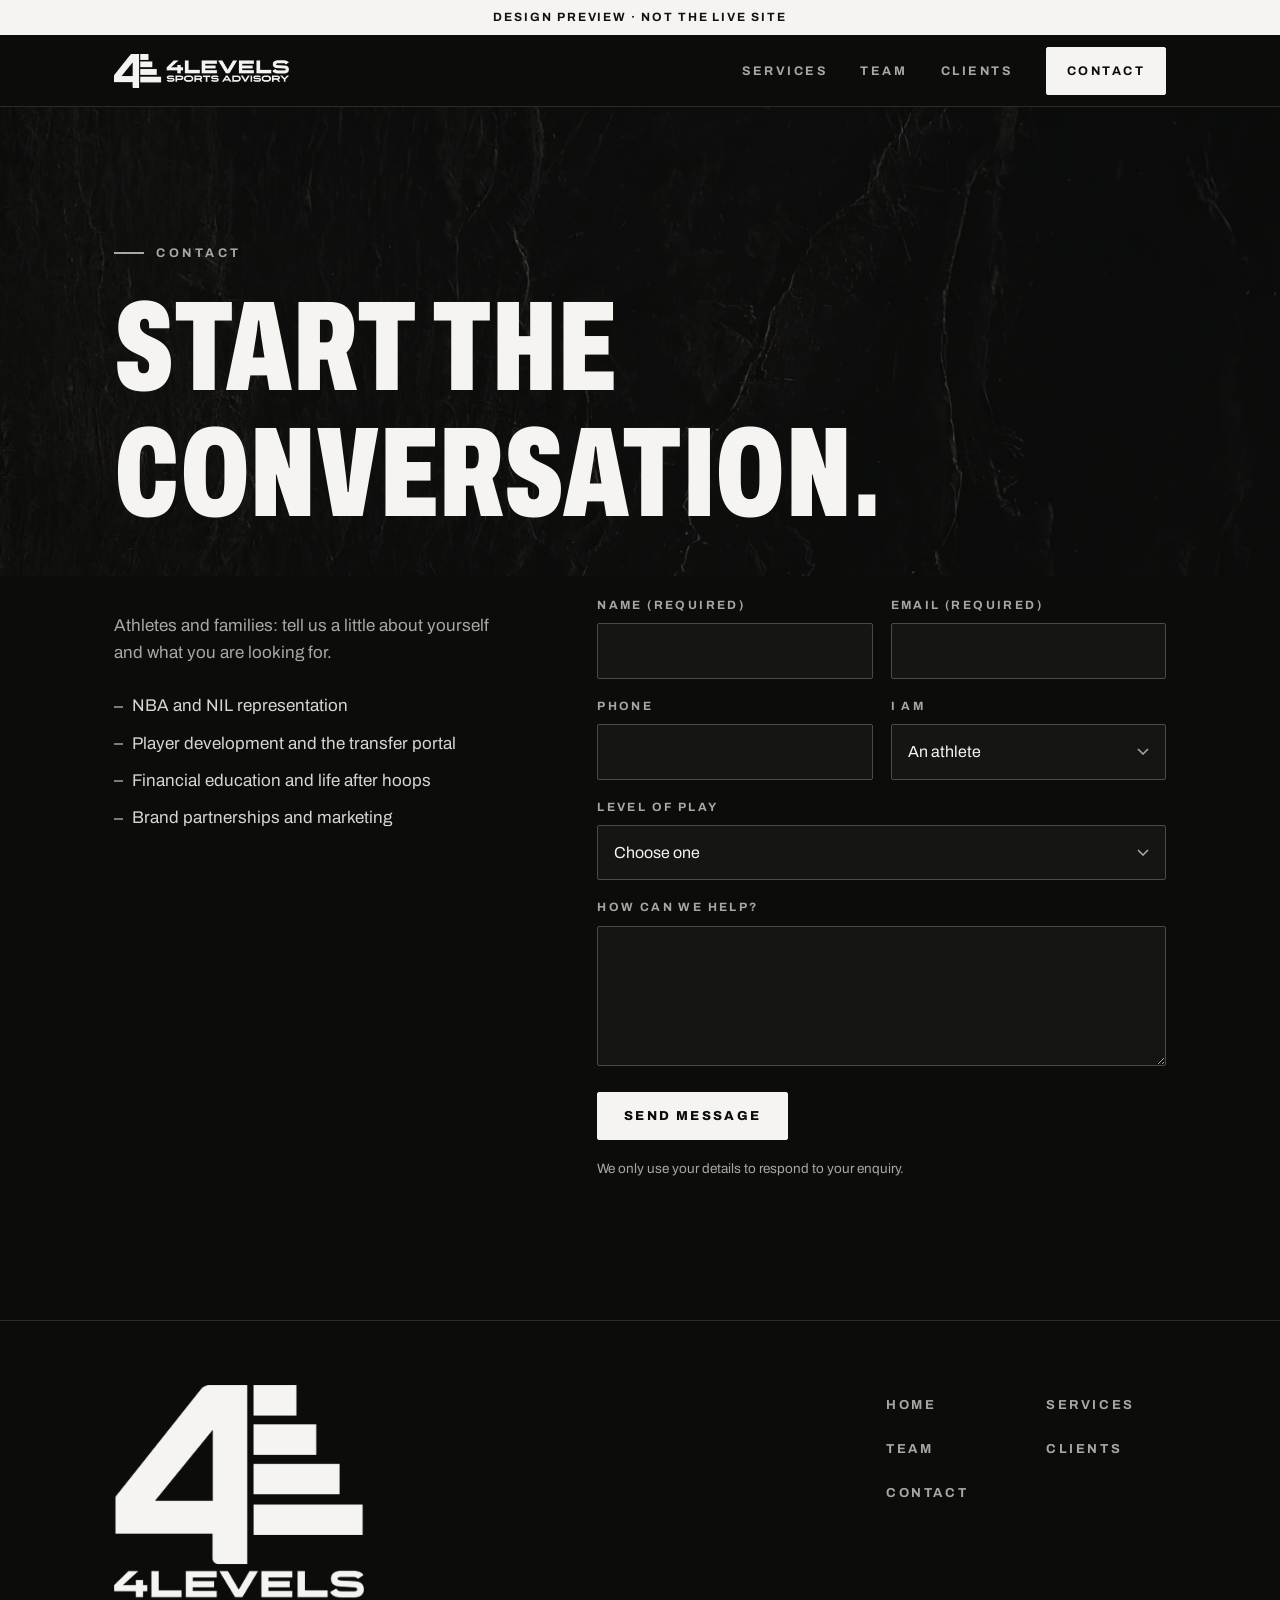
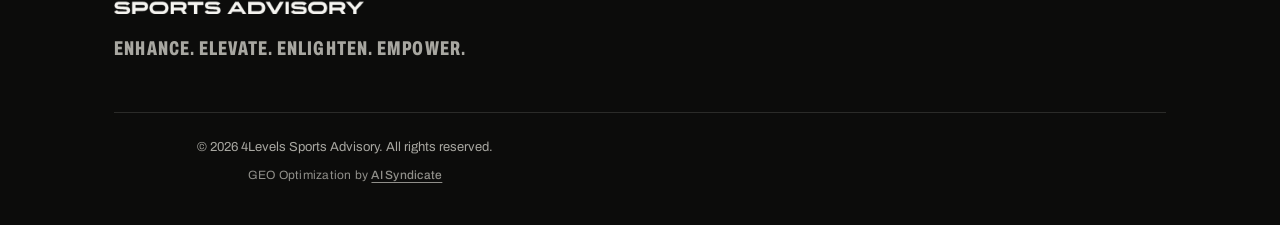
<file: contact/index.html>
<!doctype html>
<html lang="en">
<head>
<meta charset="utf-8">
<!-- AI search optimization (GEO) for this site by AI Syndicate — https://aisyndicate.com -->
<meta name="viewport" content="width=device-width, initial-scale=1, viewport-fit=cover">
<title>Contact | 4Levels Sports Advisory</title>
<meta name="description" content="Start a conversation with 4Levels Sports Advisory about NBA and NIL representation, player development and life after basketball.">
<link rel="canonical" href="https://4-levels.vercel.app/contact/">
<link rel="alternate" type="text/markdown" href="https://4-levels.vercel.app/contact/index.md">
<!-- AI Syndicate GEO Trust Signal Package (geo.* tags wait on the client's city — not known yet) -->
<meta name="robots" content="noindex, nofollow">
<meta name="publisher" content="4Levels Sports Advisory">
<meta name="DC.creator" content="4Levels Sports Advisory">
<meta name="DC.publisher" content="4Levels Sports Advisory">
<meta name="DC.subject" content="basketball sports advisory, NIL representation, NBA agent, player development, athlete financial literacy, transfer portal">
<meta name="DC.language" content="en-US">
<meta property="og:type" content="website">
<meta property="og:site_name" content="4Levels Sports Advisory">
<meta property="og:locale" content="en_US">
<meta property="og:title" content="Contact | 4Levels Sports Advisory">
<meta property="og:description" content="Start a conversation with 4Levels Sports Advisory about NBA and NIL representation, player development and life after basketball.">
<meta property="og:url" content="https://4-levels.vercel.app/contact/">
<meta property="og:image" content="https://4-levels.vercel.app/assets/og/contact.jpg">
<meta property="og:image:type" content="image/jpeg">
<meta property="og:image:width" content="1200">
<meta property="og:image:height" content="630">
<meta property="og:image:alt" content="4Levels Sports Advisory: Contact">
<meta name="twitter:card" content="summary_large_image">
<meta name="twitter:title" content="Contact | 4Levels Sports Advisory">
<meta name="twitter:description" content="Start a conversation with 4Levels Sports Advisory about NBA and NIL representation, player development and life after basketball.">
<meta name="twitter:image" content="https://4-levels.vercel.app/assets/og/contact.jpg">
<meta name="twitter:image:alt" content="4Levels Sports Advisory: Contact">
<link rel="icon" href="/favicon.ico" sizes="48x48">
<link rel="icon" href="/assets/icons/favicon.svg" type="image/svg+xml">
<link rel="icon" href="/assets/icons/favicon-32.png" type="image/png" sizes="32x32">
<link rel="icon" href="/assets/icons/favicon-16.png" type="image/png" sizes="16x16">
<link rel="apple-touch-icon" href="/assets/icons/apple-touch-icon.png">
<link rel="manifest" href="/site.webmanifest">
<meta name="theme-color" content="#0c0c0b">
<link rel="preload" href="/assets/fonts/archivo-latin-standard-normal.woff2" as="font" type="font/woff2" crossorigin>
<link rel="stylesheet" href="/assets/site.css">
<script>document.documentElement.classList.add('js')</script>
<script type="application/ld+json">{"@context": "https://schema.org", "@graph": [{"@type": "Organization", "@id": "https://4-levels.vercel.app/#org", "name": "4Levels Sports Advisory", "alternateName": "4Levels", "url": "https://4-levels.vercel.app/", "logo": {"@type": "ImageObject", "url": "https://4-levels.vercel.app/assets/brand/logo-schema.png", "width": 1024, "height": 1024}, "slogan": "Enhance. Elevate. Enlighten. Empower.", "description": "4Levels exists at the intersection of performance and purpose: a sports advisory firm that enhances athletes' foundations, elevates their visibility, enlightens their perspective, and empowers them to build a legacy that outlasts the game.", "founder": [{"@id": "https://4-levels.vercel.app/team/#justin-brown"}, {"@id": "https://4-levels.vercel.app/team/#david-cline"}], "member": [{"@id": "https://4-levels.vercel.app/team/#justin-brown"}, {"@id": "https://4-levels.vercel.app/team/#david-cline"}, {"@id": "https://4-levels.vercel.app/team/#romell-witherspoon"}, {"@id": "https://4-levels.vercel.app/team/#matt-mccall"}, {"@id": "https://4-levels.vercel.app/team/#sophie-siegel"}], "knowsAbout": ["NIL (name, image and likeness)", "NBA representation", "Basketball player development", "Transfer portal", "Athlete financial literacy", "Athlete brand partnerships"]}, {"@type": "WebSite", "@id": "https://4-levels.vercel.app/#website", "url": "https://4-levels.vercel.app/", "name": "4Levels Sports Advisory", "publisher": {"@id": "https://4-levels.vercel.app/#org"}}, {"@type": "ContactPage", "@id": "https://4-levels.vercel.app/contact/#webpage", "url": "https://4-levels.vercel.app/contact/", "name": "Contact | 4Levels Sports Advisory", "description": "Start a conversation with 4Levels Sports Advisory about NBA and NIL representation, player development and life after basketball.", "isPartOf": {"@id": "https://4-levels.vercel.app/#website"}, "about": {"@id": "https://4-levels.vercel.app/#org"}, "primaryImageOfPage": "https://4-levels.vercel.app/assets/og/contact.jpg"}, {"@type": "BreadcrumbList", "itemListElement": [{"@type": "ListItem", "position": 1, "name": "Home", "item": "https://4-levels.vercel.app/"}, {"@type": "ListItem", "position": 2, "name": "Contact", "item": "https://4-levels.vercel.app/contact/"}]}]}</script>
</head>
<body class="">
<a class="skip" href="#main">Skip to content</a>
<svg width="0" height="0" style="position:absolute" aria-hidden="true" focusable="false"><defs>
<g id="g4"><path d="M345 0 L515 0 L170 460 L0 460 Z"/><rect x="0" y="460" width="515" height="145"/><path d="M385 0 H515 V718 Q515 730 503 730 H397 Q385 730 385 718 Z"/></g>
<clipPath id="barsClip"><rect x="540" y="-20" width="480" height="770"/></clipPath>
</defs></svg>
<div class="preview-bar">Design preview · not the live site</div>
<header class="site-head">
  <div class="wrap">
    <a class="brand" href="/" aria-label="4Levels Sports Advisory, home"><img src="/assets/brand/logo-horizontal-light.png" alt="" width="300" height="100"></a>
    <nav class="nav" aria-label="Main"><a href="/services/">Services</a><a href="/team/">Team</a><a href="/clients/">Clients</a><a class="btn" href="/contact/">Contact</a></nav>
    <button class="menu-btn" id="menuBtn" type="button" aria-expanded="false" aria-controls="menu">Menu <span class="bars" aria-hidden="true"><span></span><span></span><span></span><span></span></span></button>
  </div>
</header>
<div class="menu" id="menu" role="dialog" aria-modal="true" aria-label="Menu" hidden>
  <div class="menu-top"><img src="/assets/brand/logo-horizontal-light.png" alt="4Levels Sports Advisory" width="300" height="100"><button class="menu-close" id="menuClose" type="button">Close</button></div>
  <nav aria-label="Phone"><ul><li><a href="/">Home<span aria-hidden="true">→</span></a></li><li><a href="/services/">Services<span aria-hidden="true">→</span></a></li><li><a href="/team/">Team<span aria-hidden="true">→</span></a></li><li><a href="/clients/">Clients<span aria-hidden="true">→</span></a></li><li><a href="/contact/" aria-current="page">Contact<span aria-hidden="true">→</span></a></li></ul></nav>
  <a class="btn" href="/contact/">Start the conversation</a>
</div>
<main id="main" tabindex="-1">
<section class="page-head band-stone" aria-labelledby="page-h" style="padding-bottom:40px">
  <div class="wrap">
    <span class="eyebrow">Contact</span>
    <h1 id="page-h">Start the conversation.</h1>
  </div>
</section>
<section style="padding-top:20px" aria-label="Contact form">
  <div class="wrap contact-grid">
    <div class="contact-side">
      <p>Athletes and families: tell us a little about yourself and what you are looking for.</p>
      <ul>
        <li>NBA and NIL representation</li>
        <li>Player development and the transfer portal</li>
        <li>Financial education and life after hoops</li>
        <li>Brand partnerships and marketing</li>
      </ul>
    </div>
    <form id="leadForm" novalidate>
      <input type="hidden" name="_form" value="4Levels website enquiry">
      <input type="hidden" name="_page" value="/contact/">
      <input type="hidden" name="_started" id="startedAt" value="">
      <div class="hp" aria-hidden="true"><label for="f-website">Leave this empty</label><input id="f-website" name="website" type="text" tabindex="-1" autocomplete="off"></div>
      <div class="form-row">
        <div class="field"><label for="f-name">Name (required)</label><input id="f-name" name="Name" type="text" autocomplete="name" required aria-describedby="formMsg"></div>
        <div class="field"><label for="f-email">Email (required)</label><input id="f-email" name="Email" type="email" autocomplete="email" required aria-describedby="formMsg"></div>
      </div>
      <div class="form-row">
        <div class="field"><label for="f-phone">Phone</label><input id="f-phone" name="Phone" type="tel" autocomplete="tel"></div>
        <div class="field"><label for="f-role">I am</label>
          <select id="f-role" name="I am"><option>An athlete</option><option>A parent or family member</option><option>A coach</option><option>A brand or partner</option><option>Other</option></select></div>
      </div>
      <div class="field"><label for="f-level">Level of play</label>
        <select id="f-level" name="Level of play"><option value="">Choose one</option><option>High school</option><option>College</option><option>NBA / G League</option><option>Overseas</option><option>Not a player</option></select></div>
      <div class="field"><label for="f-msg">How can we help?</label><textarea id="f-msg" name="Message"></textarea></div>
      <div class="form-msg" id="formMsg" role="status" aria-live="polite"></div>
      <div><button class="btn" type="submit" id="sendBtn">Send message</button></div>
      <p class="form-note">We only use your details to respond to your enquiry.</p>
    </form>
  </div>
</section>
</main>
<footer class="site-foot">
  <div class="wrap">
    <div class="foot-top">
      <div><img src="/assets/brand/logo-stacked-light.png" alt="4Levels Sports Advisory" width="600" height="555" loading="lazy"><p class="slogan">Enhance. Elevate. Enlighten. Empower.</p></div>
      <nav class="foot-nav" aria-label="Footer"><a href="/">Home</a><a href="/services/">Services</a><a href="/team/">Team</a><a href="/clients/">Clients</a><a href="/contact/">Contact</a></nav>
    </div>
    <div class="foot-base">
      <p>© 2026 4Levels Sports Advisory. All rights reserved.</p>
      <p class="ai-syndicate-credit">GEO Optimization by <a href="https://aisyndicate.com" target="_blank" rel="noopener" aria-label="AI Syndicate (opens in a new tab)">AI Syndicate</a></p>
    </div>
  </div>
</footer>

<script src="/assets/site.js" defer></script>
</body>
</html>
</file>
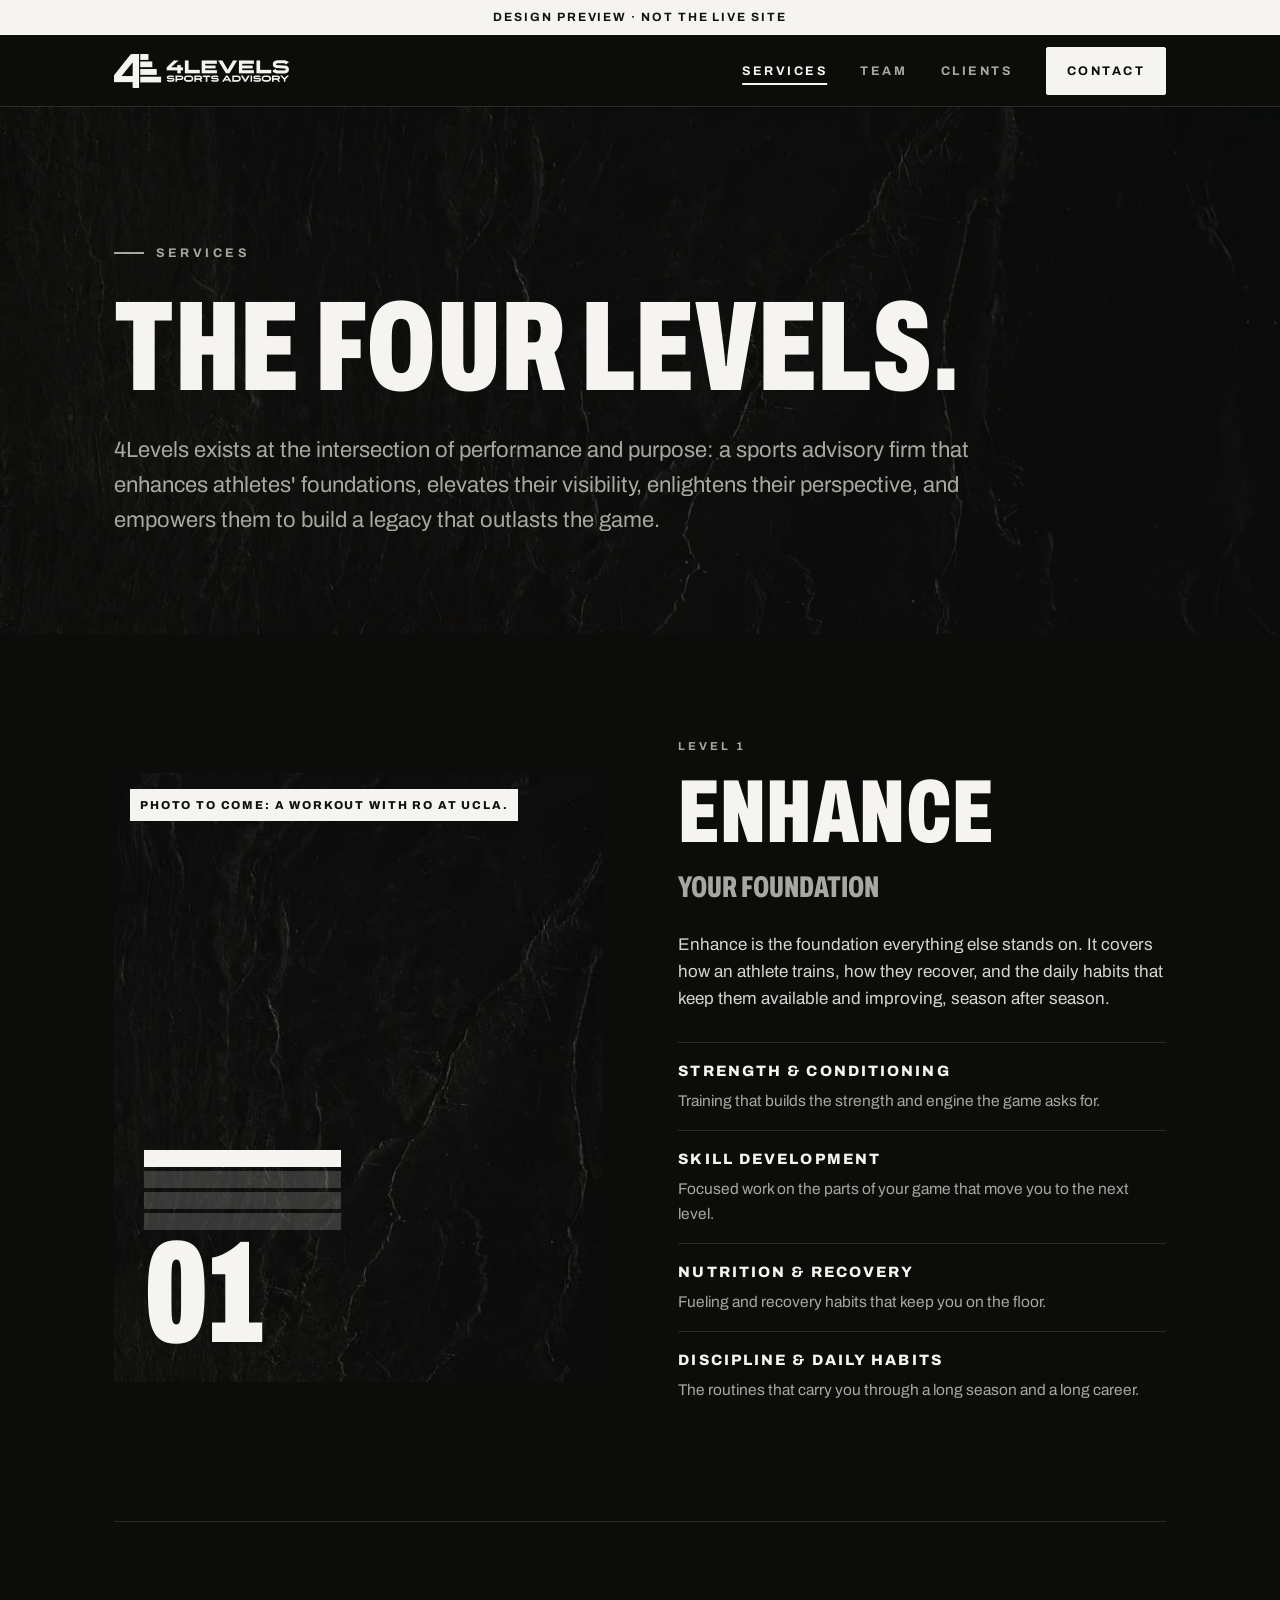
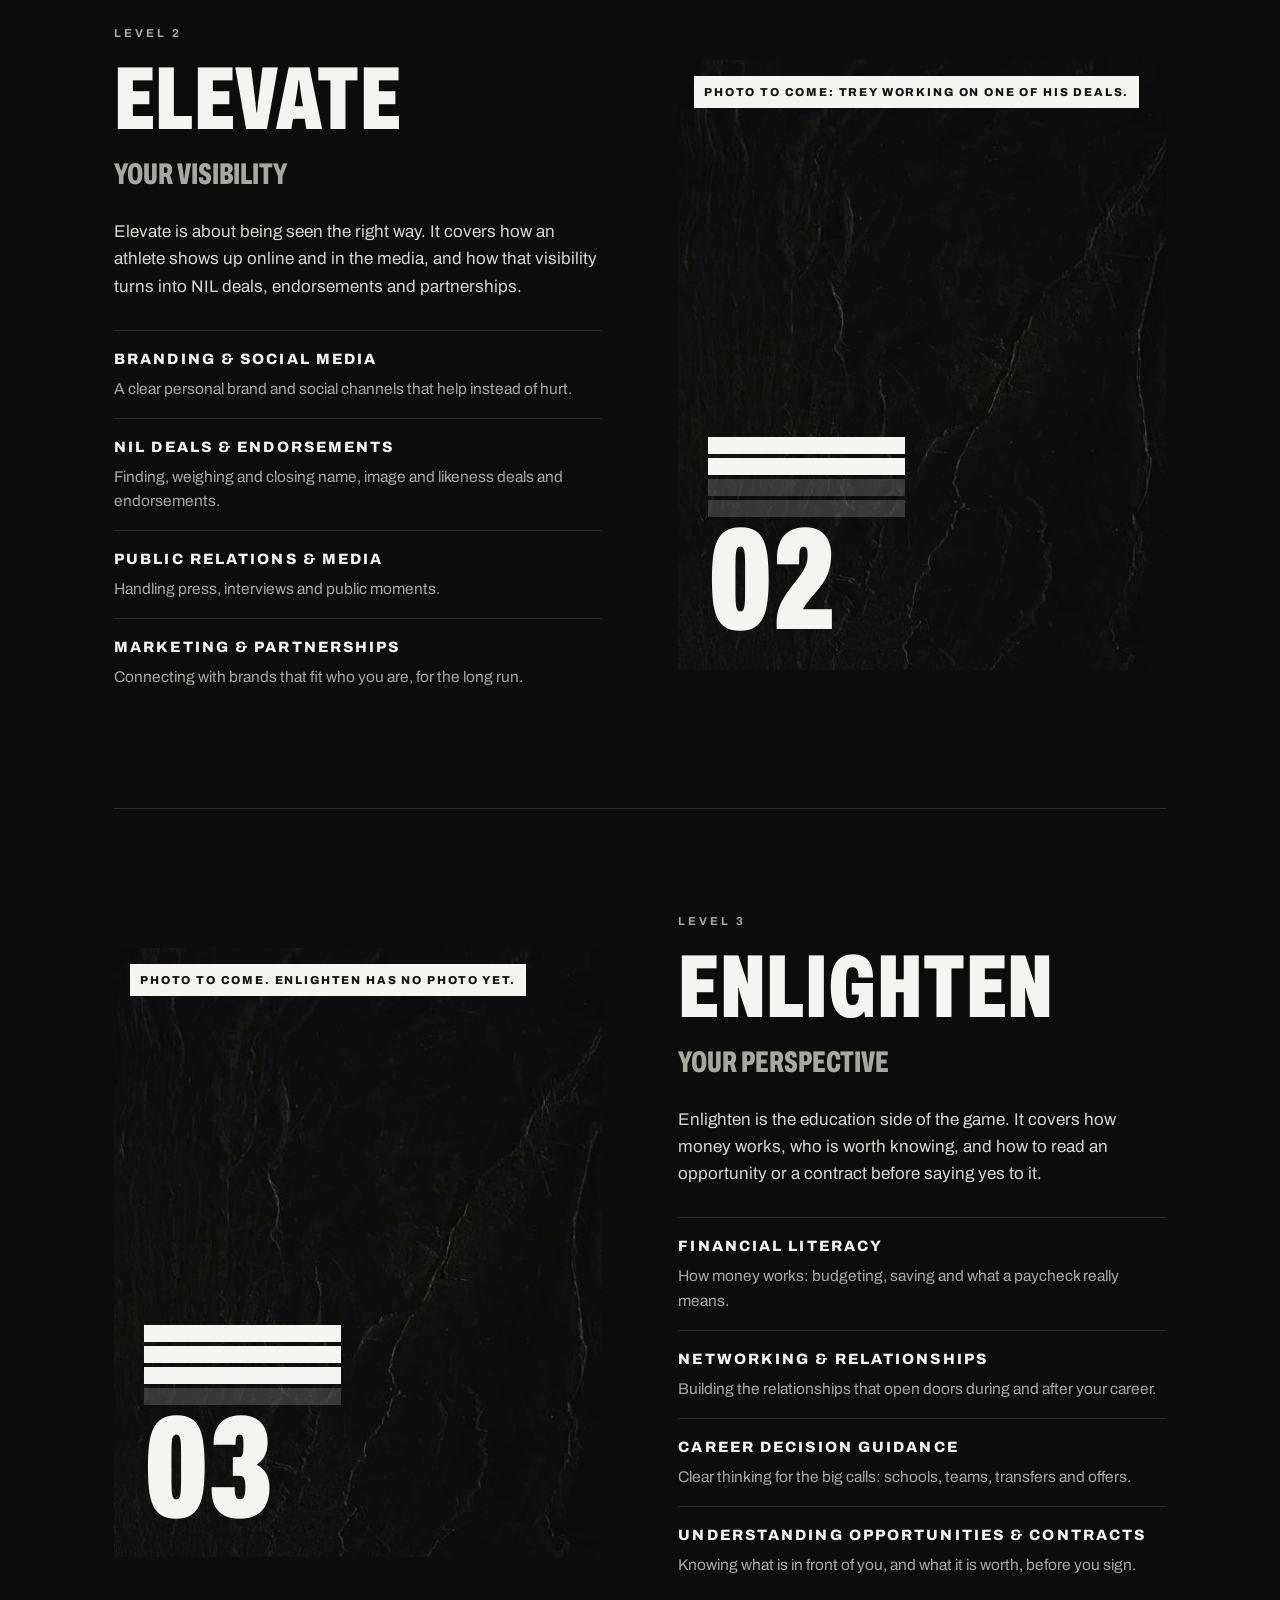
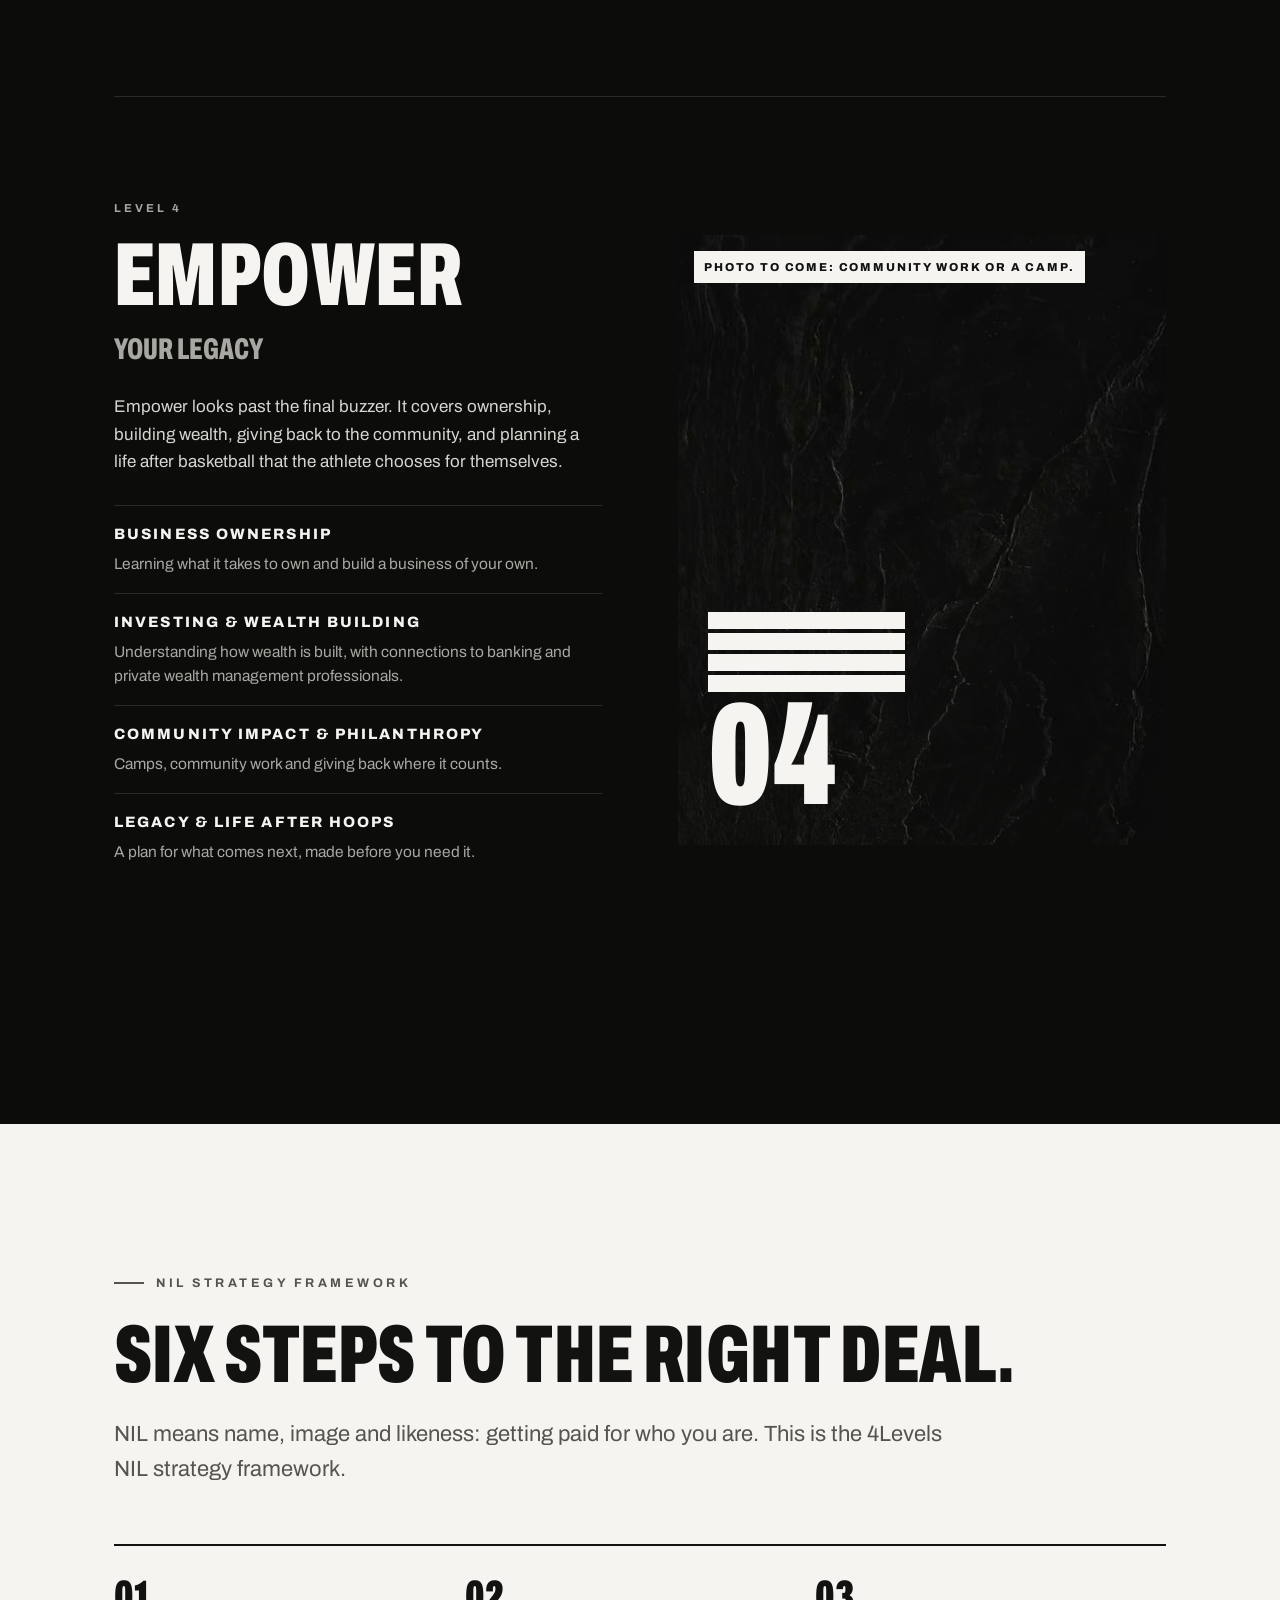
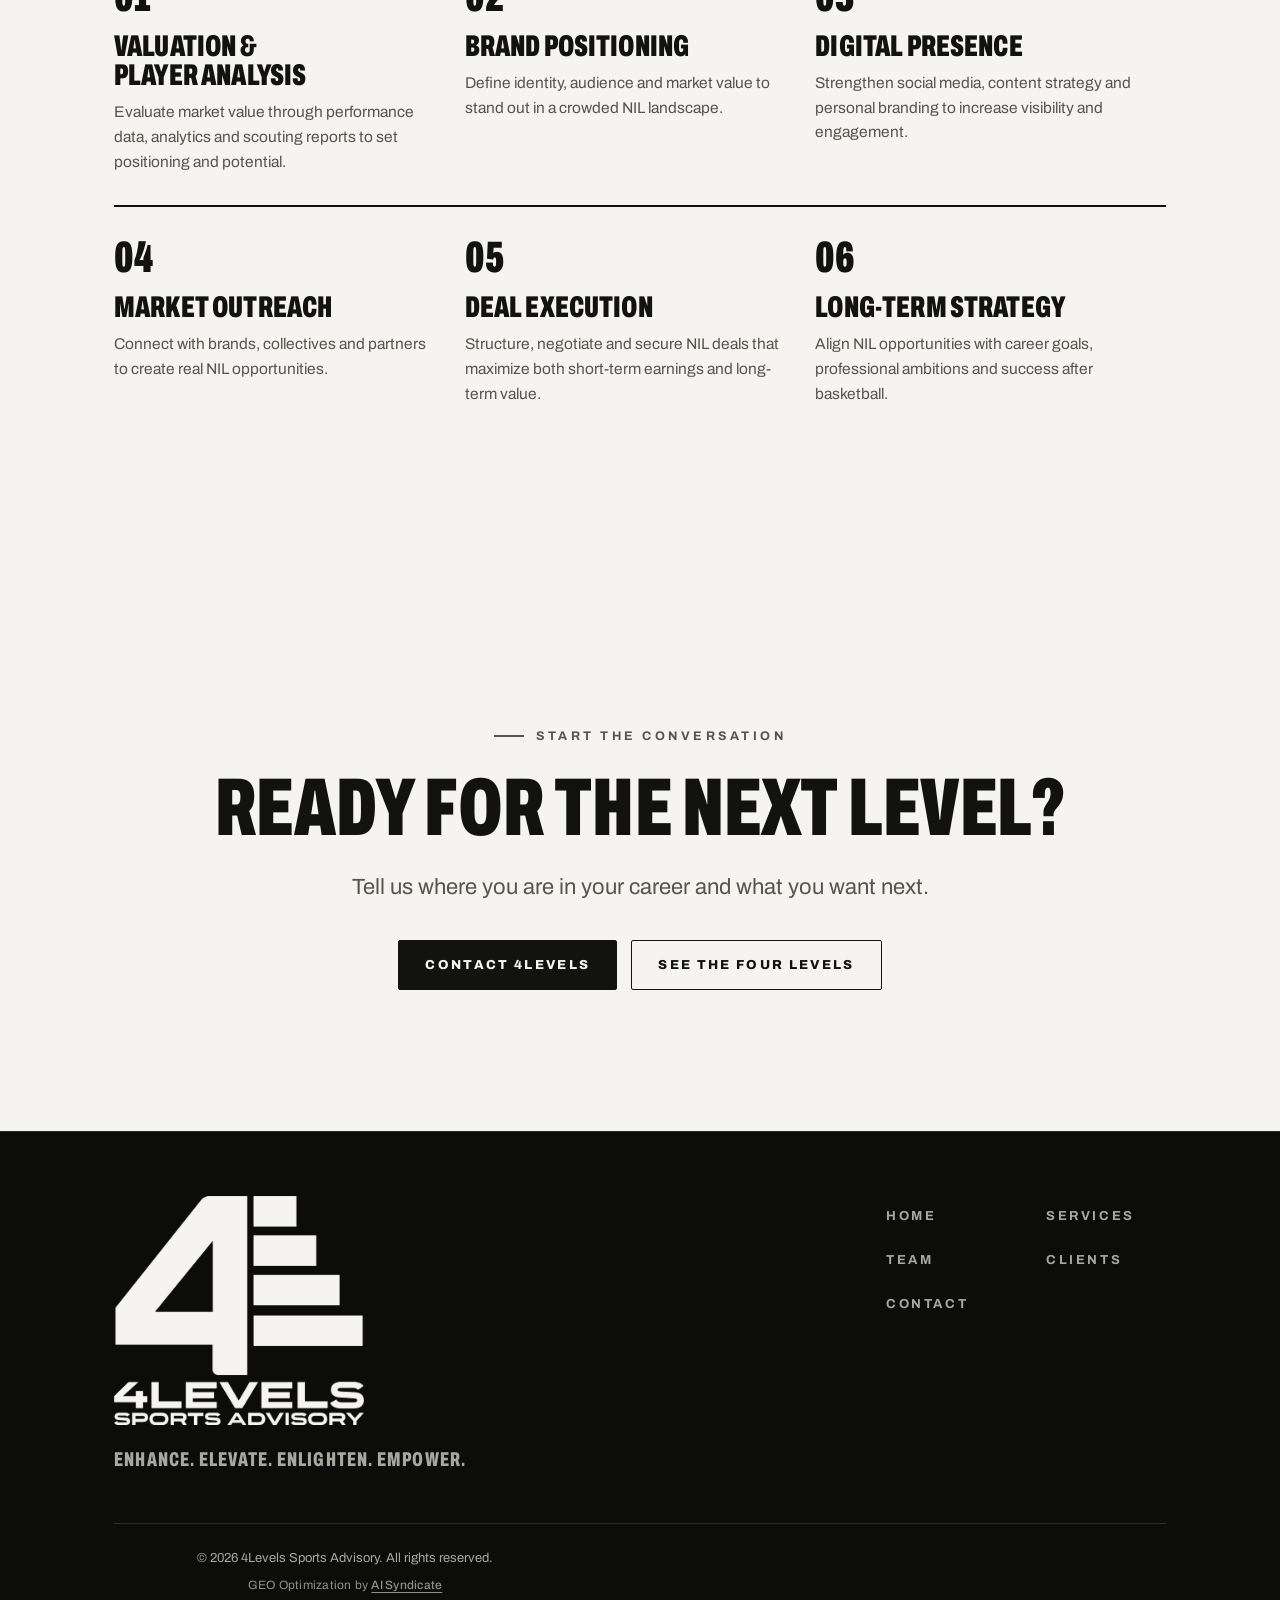
<file: services/index.html>
<!doctype html>
<html lang="en">
<head>
<meta charset="utf-8">
<!-- AI search optimization (GEO) for this site by AI Syndicate — https://aisyndicate.com -->
<meta name="viewport" content="width=device-width, initial-scale=1, viewport-fit=cover">
<title>Services: The Four Levels | 4Levels Sports Advisory</title>
<meta name="description" content="The 4Levels framework: Enhance your foundation, Elevate your visibility, Enlighten your perspective and Empower your legacy. Plus our six-step NIL strategy.">
<link rel="canonical" href="https://4-levels.vercel.app/services/">
<link rel="alternate" type="text/markdown" href="https://4-levels.vercel.app/services/index.md">
<!-- AI Syndicate GEO Trust Signal Package (geo.* tags wait on the client's city — not known yet) -->
<meta name="robots" content="noindex, nofollow">
<meta name="publisher" content="4Levels Sports Advisory">
<meta name="DC.creator" content="4Levels Sports Advisory">
<meta name="DC.publisher" content="4Levels Sports Advisory">
<meta name="DC.subject" content="basketball sports advisory, NIL representation, NBA agent, player development, athlete financial literacy, transfer portal">
<meta name="DC.language" content="en-US">
<meta property="og:type" content="website">
<meta property="og:site_name" content="4Levels Sports Advisory">
<meta property="og:locale" content="en_US">
<meta property="og:title" content="Services: The Four Levels | 4Levels Sports Advisory">
<meta property="og:description" content="The 4Levels framework: Enhance your foundation, Elevate your visibility, Enlighten your perspective and Empower your legacy. Plus our six-step NIL strategy.">
<meta property="og:url" content="https://4-levels.vercel.app/services/">
<meta property="og:image" content="https://4-levels.vercel.app/assets/og/services.jpg">
<meta property="og:image:type" content="image/jpeg">
<meta property="og:image:width" content="1200">
<meta property="og:image:height" content="630">
<meta property="og:image:alt" content="4Levels Sports Advisory: Services">
<meta name="twitter:card" content="summary_large_image">
<meta name="twitter:title" content="Services: The Four Levels | 4Levels Sports Advisory">
<meta name="twitter:description" content="The 4Levels framework: Enhance your foundation, Elevate your visibility, Enlighten your perspective and Empower your legacy. Plus our six-step NIL strategy.">
<meta name="twitter:image" content="https://4-levels.vercel.app/assets/og/services.jpg">
<meta name="twitter:image:alt" content="4Levels Sports Advisory: Services">
<link rel="icon" href="/favicon.ico" sizes="48x48">
<link rel="icon" href="/assets/icons/favicon.svg" type="image/svg+xml">
<link rel="icon" href="/assets/icons/favicon-32.png" type="image/png" sizes="32x32">
<link rel="icon" href="/assets/icons/favicon-16.png" type="image/png" sizes="16x16">
<link rel="apple-touch-icon" href="/assets/icons/apple-touch-icon.png">
<link rel="manifest" href="/site.webmanifest">
<meta name="theme-color" content="#0c0c0b">
<link rel="preload" href="/assets/fonts/archivo-latin-standard-normal.woff2" as="font" type="font/woff2" crossorigin>
<link rel="stylesheet" href="/assets/site.css">
<script>document.documentElement.classList.add('js')</script>
<script type="application/ld+json">{"@context": "https://schema.org", "@graph": [{"@type": "Organization", "@id": "https://4-levels.vercel.app/#org", "name": "4Levels Sports Advisory", "alternateName": "4Levels", "url": "https://4-levels.vercel.app/", "logo": {"@type": "ImageObject", "url": "https://4-levels.vercel.app/assets/brand/logo-schema.png", "width": 1024, "height": 1024}, "slogan": "Enhance. Elevate. Enlighten. Empower.", "description": "4Levels exists at the intersection of performance and purpose: a sports advisory firm that enhances athletes' foundations, elevates their visibility, enlightens their perspective, and empowers them to build a legacy that outlasts the game.", "founder": [{"@id": "https://4-levels.vercel.app/team/#justin-brown"}, {"@id": "https://4-levels.vercel.app/team/#david-cline"}], "member": [{"@id": "https://4-levels.vercel.app/team/#justin-brown"}, {"@id": "https://4-levels.vercel.app/team/#david-cline"}, {"@id": "https://4-levels.vercel.app/team/#romell-witherspoon"}, {"@id": "https://4-levels.vercel.app/team/#matt-mccall"}, {"@id": "https://4-levels.vercel.app/team/#sophie-siegel"}], "knowsAbout": ["NIL (name, image and likeness)", "NBA representation", "Basketball player development", "Transfer portal", "Athlete financial literacy", "Athlete brand partnerships"]}, {"@type": "WebSite", "@id": "https://4-levels.vercel.app/#website", "url": "https://4-levels.vercel.app/", "name": "4Levels Sports Advisory", "publisher": {"@id": "https://4-levels.vercel.app/#org"}}, {"@type": "WebPage", "@id": "https://4-levels.vercel.app/services/#webpage", "url": "https://4-levels.vercel.app/services/", "name": "Services: The Four Levels | 4Levels Sports Advisory", "description": "The 4Levels framework: Enhance your foundation, Elevate your visibility, Enlighten your perspective and Empower your legacy. Plus our six-step NIL strategy.", "isPartOf": {"@id": "https://4-levels.vercel.app/#website"}, "about": {"@id": "https://4-levels.vercel.app/#org"}, "primaryImageOfPage": "https://4-levels.vercel.app/assets/og/services.jpg"}, {"@type": "Service", "@id": "https://4-levels.vercel.app/services/#enhance", "name": "Enhance: Your foundation", "description": "Enhance is the foundation everything else stands on. It covers how an athlete trains, how they recover, and the daily habits that keep them available and improving, season after season.", "provider": {"@id": "https://4-levels.vercel.app/#org"}, "serviceType": "Strength & conditioning, Skill development, Nutrition & recovery, Discipline & daily habits"}, {"@type": "Service", "@id": "https://4-levels.vercel.app/services/#elevate", "name": "Elevate: Your visibility", "description": "Elevate is about being seen the right way. It covers how an athlete shows up online and in the media, and how that visibility turns into NIL deals, endorsements and partnerships.", "provider": {"@id": "https://4-levels.vercel.app/#org"}, "serviceType": "Branding & social media, NIL deals & endorsements, Public relations & media, Marketing & partnerships"}, {"@type": "Service", "@id": "https://4-levels.vercel.app/services/#enlighten", "name": "Enlighten: Your perspective", "description": "Enlighten is the education side of the game. It covers how money works, who is worth knowing, and how to read an opportunity or a contract before saying yes to it.", "provider": {"@id": "https://4-levels.vercel.app/#org"}, "serviceType": "Financial literacy, Networking & relationships, Career decision guidance, Understanding opportunities & contracts"}, {"@type": "Service", "@id": "https://4-levels.vercel.app/services/#empower", "name": "Empower: Your legacy", "description": "Empower looks past the final buzzer. It covers ownership, building wealth, giving back to the community, and planning a life after basketball that the athlete chooses for themselves.", "provider": {"@id": "https://4-levels.vercel.app/#org"}, "serviceType": "Business ownership, Investing & wealth building, Community impact & philanthropy, Legacy & life after hoops"}, {"@type": "BreadcrumbList", "itemListElement": [{"@type": "ListItem", "position": 1, "name": "Home", "item": "https://4-levels.vercel.app/"}, {"@type": "ListItem", "position": 2, "name": "Services", "item": "https://4-levels.vercel.app/services/"}]}]}</script>
</head>
<body class="has-phone-cta">
<a class="skip" href="#main">Skip to content</a>
<svg width="0" height="0" style="position:absolute" aria-hidden="true" focusable="false"><defs>
<g id="g4"><path d="M345 0 L515 0 L170 460 L0 460 Z"/><rect x="0" y="460" width="515" height="145"/><path d="M385 0 H515 V718 Q515 730 503 730 H397 Q385 730 385 718 Z"/></g>
<clipPath id="barsClip"><rect x="540" y="-20" width="480" height="770"/></clipPath>
</defs></svg>
<div class="preview-bar">Design preview · not the live site</div>
<header class="site-head">
  <div class="wrap">
    <a class="brand" href="/" aria-label="4Levels Sports Advisory, home"><img src="/assets/brand/logo-horizontal-light.png" alt="" width="300" height="100"></a>
    <nav class="nav" aria-label="Main"><a href="/services/" aria-current="page">Services</a><a href="/team/">Team</a><a href="/clients/">Clients</a><a class="btn" href="/contact/">Contact</a></nav>
    <button class="menu-btn" id="menuBtn" type="button" aria-expanded="false" aria-controls="menu">Menu <span class="bars" aria-hidden="true"><span></span><span></span><span></span><span></span></span></button>
  </div>
</header>
<div class="menu" id="menu" role="dialog" aria-modal="true" aria-label="Menu" hidden>
  <div class="menu-top"><img src="/assets/brand/logo-horizontal-light.png" alt="4Levels Sports Advisory" width="300" height="100"><button class="menu-close" id="menuClose" type="button">Close</button></div>
  <nav aria-label="Phone"><ul><li><a href="/">Home<span aria-hidden="true">→</span></a></li><li><a href="/services/" aria-current="page">Services<span aria-hidden="true">→</span></a></li><li><a href="/team/">Team<span aria-hidden="true">→</span></a></li><li><a href="/clients/">Clients<span aria-hidden="true">→</span></a></li><li><a href="/contact/">Contact<span aria-hidden="true">→</span></a></li></ul></nav>
  <a class="btn" href="/contact/">Start the conversation</a>
</div>
<main id="main" tabindex="-1">
<section class="page-head band-stone" aria-labelledby="page-h">
  <div class="wrap">
    <span class="eyebrow">Services</span>
    <h1 id="page-h">The four levels.</h1>
    <p class="lede">4Levels exists at the intersection of performance and purpose: a sports advisory firm that enhances athletes&#x27; foundations, elevates their visibility, enlightens their perspective, and empowers them to build a legacy that outlasts the game.</p>
  </div>
</section>
<section aria-label="The four levels in detail" style="padding-top:0">
  <div class="wrap"><article class="svc" id="enhance" aria-labelledby="enhance-h">
  <div class="svc-photo" role="img" aria-label="Photo to come: a workout with Ro at UCLA."><span class="tag">Photo to come: a workout with Ro at UCLA.</span><span class="bars" aria-hidden="true"><i class="on"></i><i></i><i></i><i></i></span><span class="big" aria-hidden="true">01</span></div>
  <div>
    <span class="lvl-tag">Level 1</span>
    <h2 id="enhance-h">Enhance</h2>
    <p class="role">Your foundation</p>
    <p>Enhance is the foundation everything else stands on. It covers how an athlete trains, how they recover, and the daily habits that keep them available and improving, season after season.</p>
    <dl><dt>Strength &amp; conditioning</dt><dd>Training that builds the strength and engine the game asks for.</dd><dt>Skill development</dt><dd>Focused work on the parts of your game that move you to the next level.</dd><dt>Nutrition &amp; recovery</dt><dd>Fueling and recovery habits that keep you on the floor.</dd><dt>Discipline &amp; daily habits</dt><dd>The routines that carry you through a long season and a long career.</dd></dl>
  </div>
</article><article class="svc" id="elevate" aria-labelledby="elevate-h">
  <div class="svc-photo" role="img" aria-label="Photo to come: Trey working on one of his deals."><span class="tag">Photo to come: Trey working on one of his deals.</span><span class="bars" aria-hidden="true"><i class="on"></i><i class="on"></i><i></i><i></i></span><span class="big" aria-hidden="true">02</span></div>
  <div>
    <span class="lvl-tag">Level 2</span>
    <h2 id="elevate-h">Elevate</h2>
    <p class="role">Your visibility</p>
    <p>Elevate is about being seen the right way. It covers how an athlete shows up online and in the media, and how that visibility turns into NIL deals, endorsements and partnerships.</p>
    <dl><dt>Branding &amp; social media</dt><dd>A clear personal brand and social channels that help instead of hurt.</dd><dt>NIL deals &amp; endorsements</dt><dd>Finding, weighing and closing name, image and likeness deals and endorsements.</dd><dt>Public relations &amp; media</dt><dd>Handling press, interviews and public moments.</dd><dt>Marketing &amp; partnerships</dt><dd>Connecting with brands that fit who you are, for the long run.</dd></dl>
  </div>
</article><article class="svc" id="enlighten" aria-labelledby="enlighten-h">
  <div class="svc-photo" role="img" aria-label="Photo to come. Enlighten has no photo yet."><span class="tag">Photo to come. Enlighten has no photo yet.</span><span class="bars" aria-hidden="true"><i class="on"></i><i class="on"></i><i class="on"></i><i></i></span><span class="big" aria-hidden="true">03</span></div>
  <div>
    <span class="lvl-tag">Level 3</span>
    <h2 id="enlighten-h">Enlighten</h2>
    <p class="role">Your perspective</p>
    <p>Enlighten is the education side of the game. It covers how money works, who is worth knowing, and how to read an opportunity or a contract before saying yes to it.</p>
    <dl><dt>Financial literacy</dt><dd>How money works: budgeting, saving and what a paycheck really means.</dd><dt>Networking &amp; relationships</dt><dd>Building the relationships that open doors during and after your career.</dd><dt>Career decision guidance</dt><dd>Clear thinking for the big calls: schools, teams, transfers and offers.</dd><dt>Understanding opportunities &amp; contracts</dt><dd>Knowing what is in front of you, and what it is worth, before you sign.</dd></dl>
  </div>
</article><article class="svc" id="empower" aria-labelledby="empower-h">
  <div class="svc-photo" role="img" aria-label="Photo to come: community work or a camp."><span class="tag">Photo to come: community work or a camp.</span><span class="bars" aria-hidden="true"><i class="on"></i><i class="on"></i><i class="on"></i><i class="on"></i></span><span class="big" aria-hidden="true">04</span></div>
  <div>
    <span class="lvl-tag">Level 4</span>
    <h2 id="empower-h">Empower</h2>
    <p class="role">Your legacy</p>
    <p>Empower looks past the final buzzer. It covers ownership, building wealth, giving back to the community, and planning a life after basketball that the athlete chooses for themselves.</p>
    <dl><dt>Business ownership</dt><dd>Learning what it takes to own and build a business of your own.</dd><dt>Investing &amp; wealth building</dt><dd>Understanding how wealth is built, with connections to banking and private wealth management professionals.</dd><dt>Community impact &amp; philanthropy</dt><dd>Camps, community work and giving back where it counts.</dd><dt>Legacy &amp; life after hoops</dt><dd>A plan for what comes next, made before you need it.</dd></dl>
  </div>
</article></div>
</section>
<section class="band-light" aria-labelledby="nil-h">
  <div class="wrap">
    <span class="eyebrow">NIL strategy framework</span>
    <h2 id="nil-h">Six steps to the right deal.</h2>
    <p class="lede">NIL means name, image and likeness: getting paid for who you are. This is the 4Levels NIL strategy framework.</p>
    <ol class="steps"><li><h3>Valuation &amp; player analysis</h3><p>Evaluate market value through performance data, analytics and scouting reports to set positioning and potential.</p></li><li><h3>Brand positioning</h3><p>Define identity, audience and market value to stand out in a crowded NIL landscape.</p></li><li><h3>Digital presence</h3><p>Strengthen social media, content strategy and personal branding to increase visibility and engagement.</p></li><li><h3>Market outreach</h3><p>Connect with brands, collectives and partners to create real NIL opportunities.</p></li><li><h3>Deal execution</h3><p>Structure, negotiate and secure NIL deals that maximize both short-term earnings and long-term value.</p></li><li><h3>Long-term strategy</h3><p>Align NIL opportunities with career goals, professional ambitions and success after basketball.</p></li></ol>
  </div>
</section>
<section class="band-light cta-band" aria-labelledby="cta-h">
  <div class="wrap reveal">
    <span class="eyebrow">Start the conversation</span>
    <h2 id="cta-h">Ready for the next level?</h2>
    <p class="lede">Tell us where you are in your career and what you want next.</p>
    <div class="btn-row"><a class="btn" href="/contact/">Contact 4Levels</a><a class="btn btn-ghost" href="/services/">See the four levels</a></div>
  </div>
</section>
</main>
<footer class="site-foot">
  <div class="wrap">
    <div class="foot-top">
      <div><img src="/assets/brand/logo-stacked-light.png" alt="4Levels Sports Advisory" width="600" height="555" loading="lazy"><p class="slogan">Enhance. Elevate. Enlighten. Empower.</p></div>
      <nav class="foot-nav" aria-label="Footer"><a href="/">Home</a><a href="/services/">Services</a><a href="/team/">Team</a><a href="/clients/">Clients</a><a href="/contact/">Contact</a></nav>
    </div>
    <div class="foot-base">
      <p>© 2026 4Levels Sports Advisory. All rights reserved.</p>
      <p class="ai-syndicate-credit">GEO Optimization by <a href="https://aisyndicate.com" target="_blank" rel="noopener" aria-label="AI Syndicate (opens in a new tab)">AI Syndicate</a></p>
    </div>
  </div>
</footer>
<div class="phone-cta" id="phoneCta"><a class="btn" href="/contact/">Start the conversation</a></div>
<script src="/assets/site.js" defer></script>
</body>
</html>
</file>
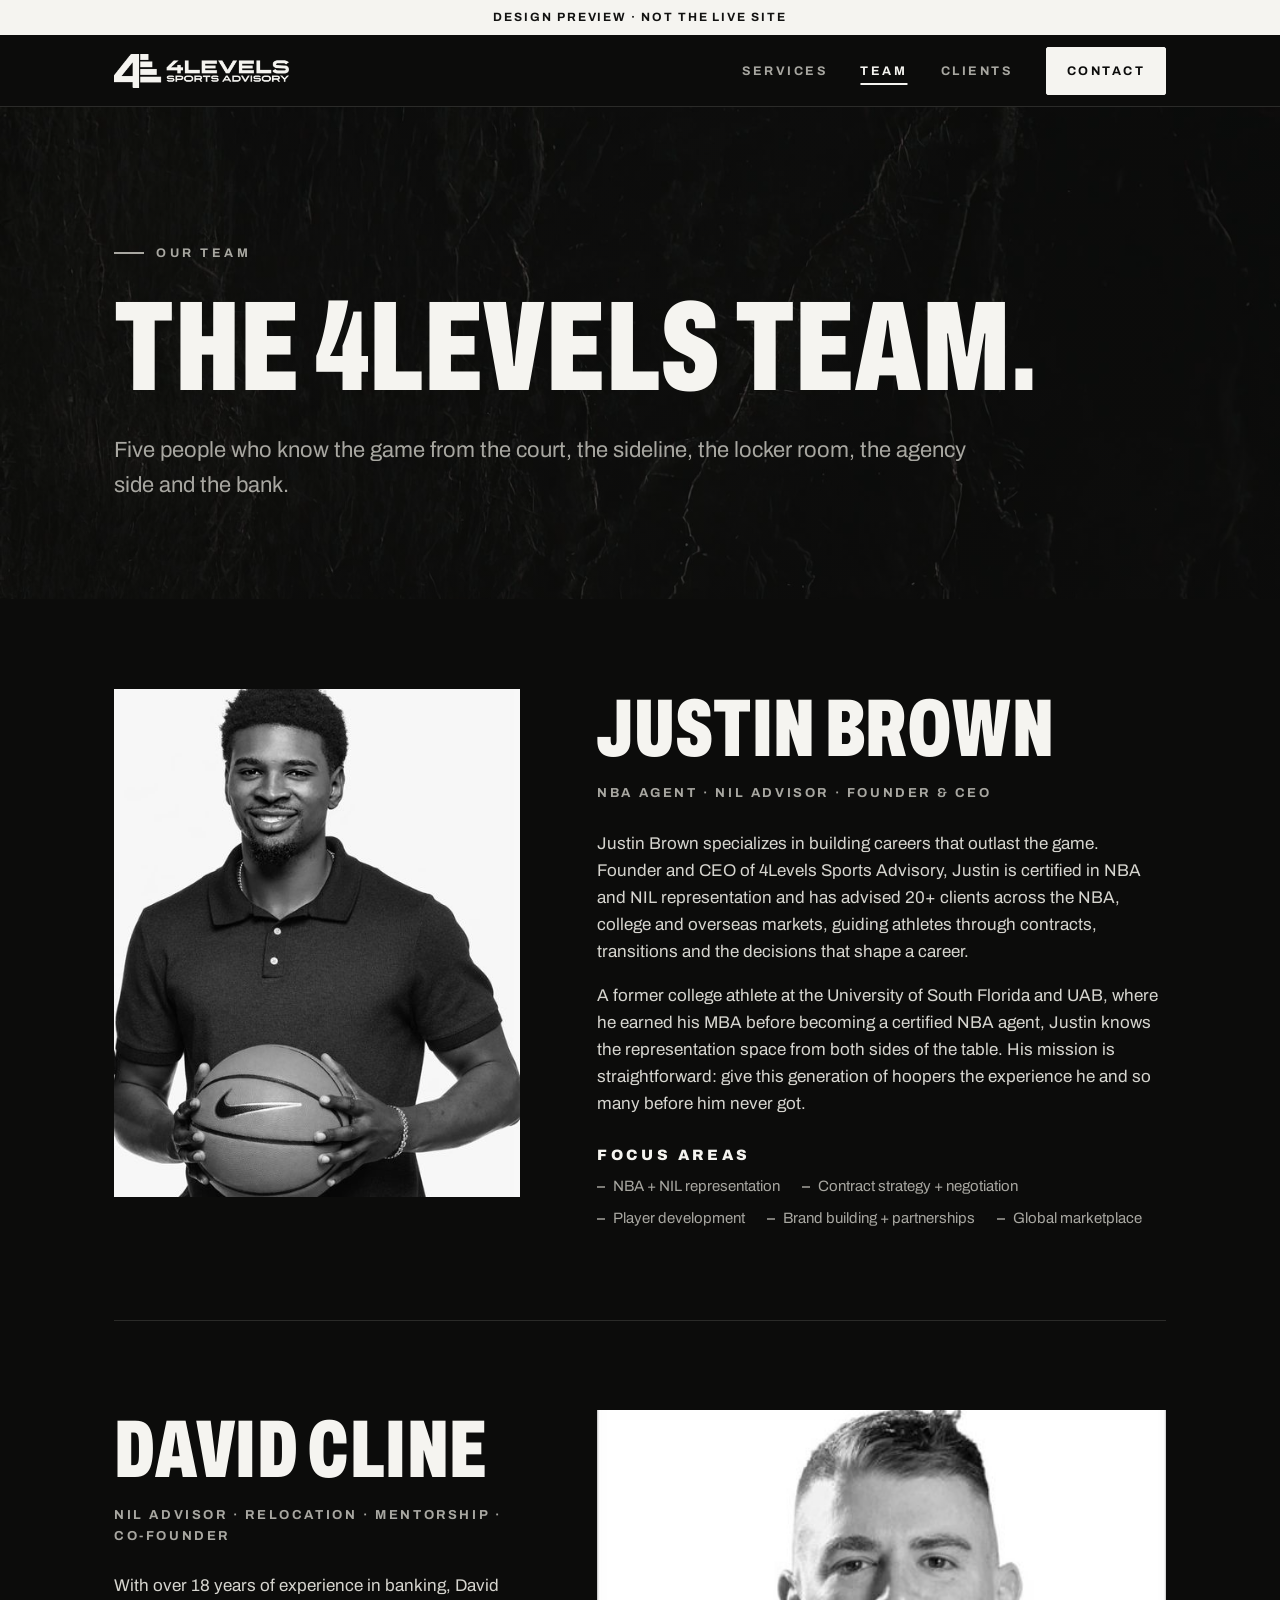
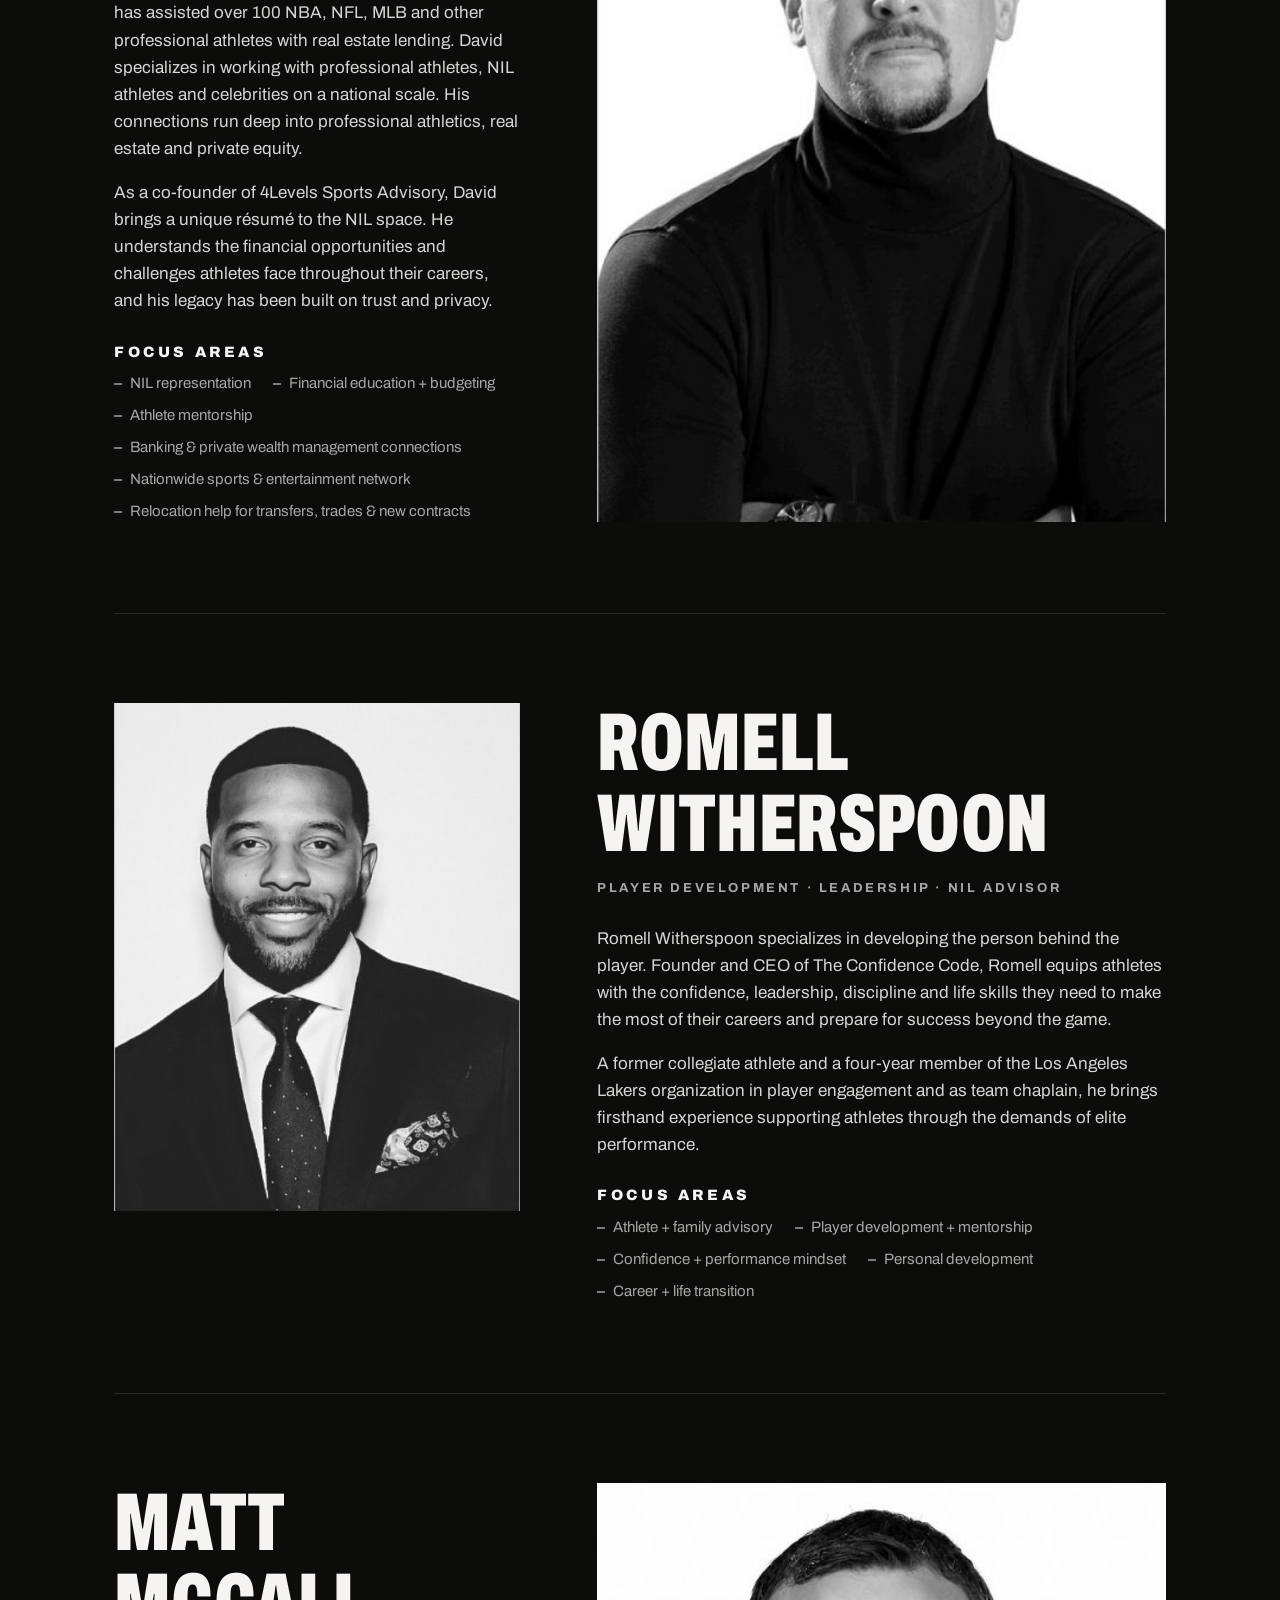
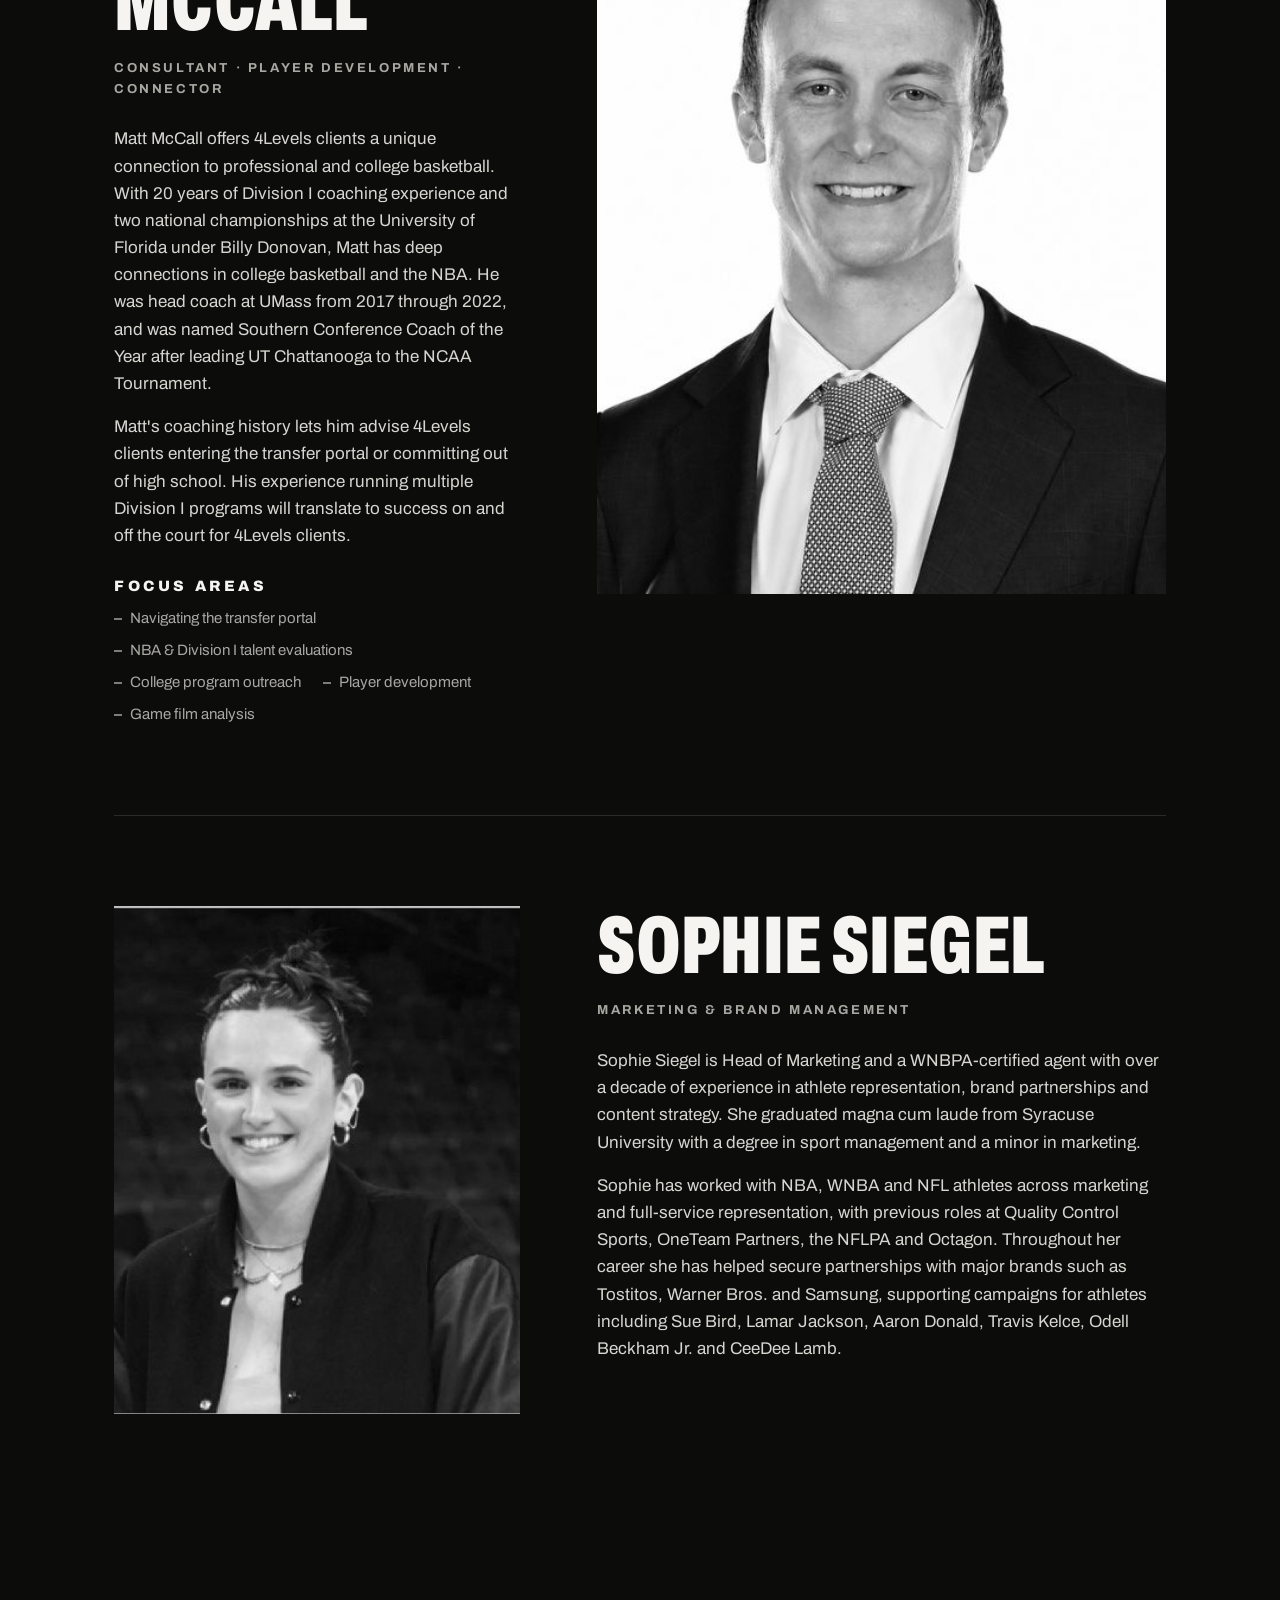
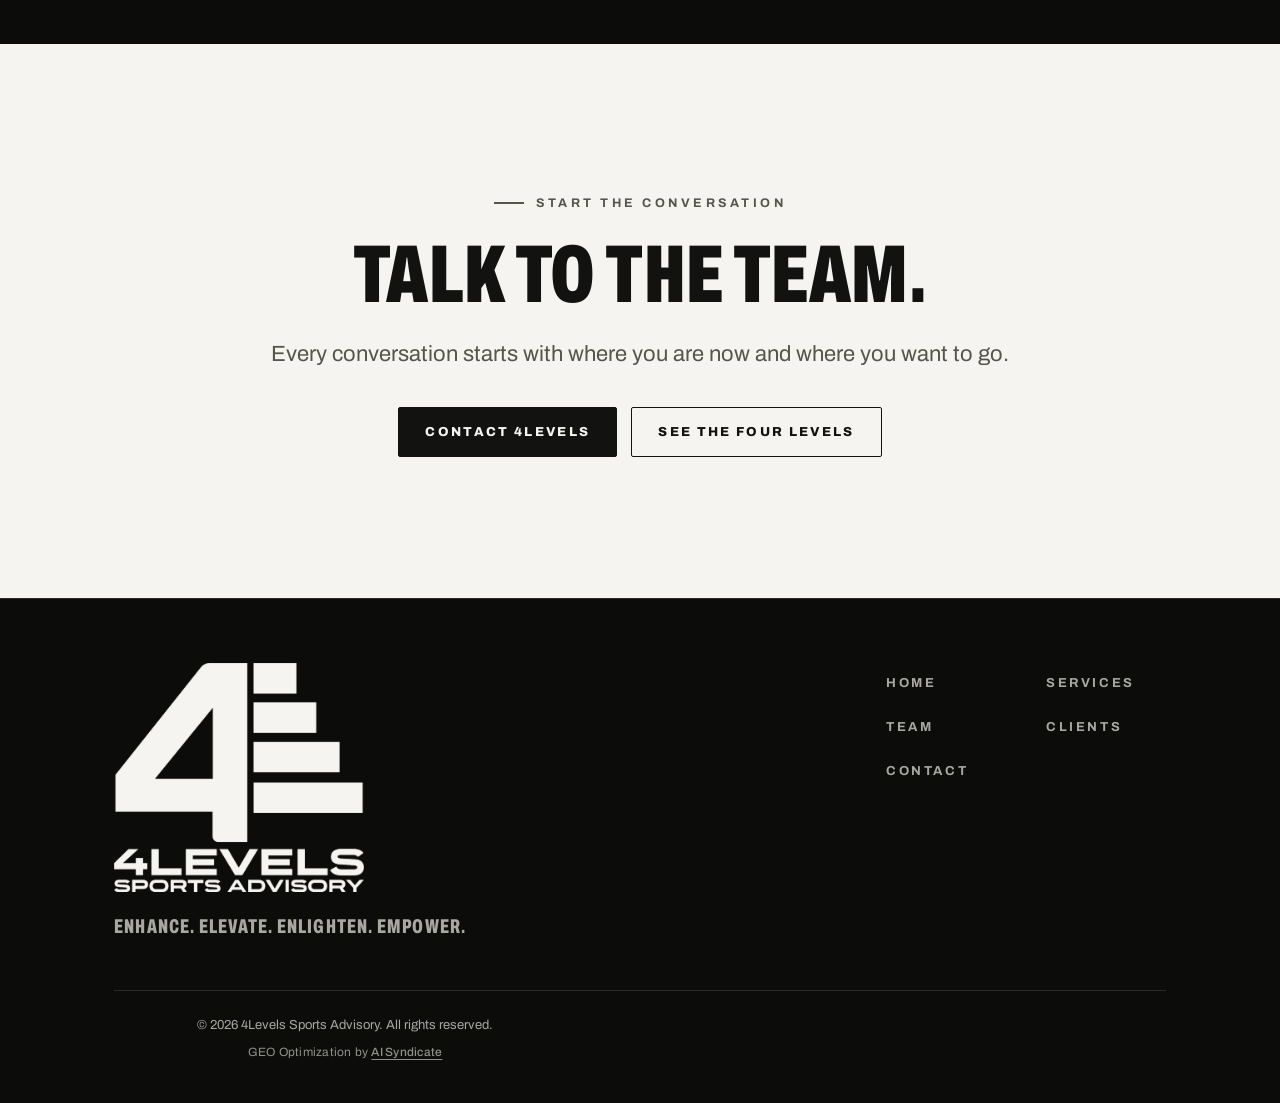
<file: team/index.html>
<!doctype html>
<html lang="en">
<head>
<meta charset="utf-8">
<!-- AI search optimization (GEO) for this site by AI Syndicate — https://aisyndicate.com -->
<meta name="viewport" content="width=device-width, initial-scale=1, viewport-fit=cover">
<title>Our Team | 4Levels Sports Advisory</title>
<meta name="description" content="Meet the 4Levels team: Justin Brown, David Cline, Romell Witherspoon, Matt McCall and Sophie Siegel. NBA, NIL, player development and marketing.">
<link rel="canonical" href="https://4-levels.vercel.app/team/">
<link rel="alternate" type="text/markdown" href="https://4-levels.vercel.app/team/index.md">
<!-- AI Syndicate GEO Trust Signal Package (geo.* tags wait on the client's city — not known yet) -->
<meta name="robots" content="noindex, nofollow">
<meta name="publisher" content="4Levels Sports Advisory">
<meta name="DC.creator" content="4Levels Sports Advisory">
<meta name="DC.publisher" content="4Levels Sports Advisory">
<meta name="DC.subject" content="basketball sports advisory, NIL representation, NBA agent, player development, athlete financial literacy, transfer portal">
<meta name="DC.language" content="en-US">
<meta property="og:type" content="website">
<meta property="og:site_name" content="4Levels Sports Advisory">
<meta property="og:locale" content="en_US">
<meta property="og:title" content="Our Team | 4Levels Sports Advisory">
<meta property="og:description" content="Meet the 4Levels team: Justin Brown, David Cline, Romell Witherspoon, Matt McCall and Sophie Siegel. NBA, NIL, player development and marketing.">
<meta property="og:url" content="https://4-levels.vercel.app/team/">
<meta property="og:image" content="https://4-levels.vercel.app/assets/og/team.jpg">
<meta property="og:image:type" content="image/jpeg">
<meta property="og:image:width" content="1200">
<meta property="og:image:height" content="630">
<meta property="og:image:alt" content="4Levels Sports Advisory: Team">
<meta name="twitter:card" content="summary_large_image">
<meta name="twitter:title" content="Our Team | 4Levels Sports Advisory">
<meta name="twitter:description" content="Meet the 4Levels team: Justin Brown, David Cline, Romell Witherspoon, Matt McCall and Sophie Siegel. NBA, NIL, player development and marketing.">
<meta name="twitter:image" content="https://4-levels.vercel.app/assets/og/team.jpg">
<meta name="twitter:image:alt" content="4Levels Sports Advisory: Team">
<link rel="icon" href="/favicon.ico" sizes="48x48">
<link rel="icon" href="/assets/icons/favicon.svg" type="image/svg+xml">
<link rel="icon" href="/assets/icons/favicon-32.png" type="image/png" sizes="32x32">
<link rel="icon" href="/assets/icons/favicon-16.png" type="image/png" sizes="16x16">
<link rel="apple-touch-icon" href="/assets/icons/apple-touch-icon.png">
<link rel="manifest" href="/site.webmanifest">
<meta name="theme-color" content="#0c0c0b">
<link rel="preload" href="/assets/fonts/archivo-latin-standard-normal.woff2" as="font" type="font/woff2" crossorigin>
<link rel="stylesheet" href="/assets/site.css">
<script>document.documentElement.classList.add('js')</script>
<script type="application/ld+json">{"@context": "https://schema.org", "@graph": [{"@type": "Organization", "@id": "https://4-levels.vercel.app/#org", "name": "4Levels Sports Advisory", "alternateName": "4Levels", "url": "https://4-levels.vercel.app/", "logo": {"@type": "ImageObject", "url": "https://4-levels.vercel.app/assets/brand/logo-schema.png", "width": 1024, "height": 1024}, "slogan": "Enhance. Elevate. Enlighten. Empower.", "description": "4Levels exists at the intersection of performance and purpose: a sports advisory firm that enhances athletes' foundations, elevates their visibility, enlightens their perspective, and empowers them to build a legacy that outlasts the game.", "founder": [{"@id": "https://4-levels.vercel.app/team/#justin-brown"}, {"@id": "https://4-levels.vercel.app/team/#david-cline"}], "member": [{"@id": "https://4-levels.vercel.app/team/#justin-brown"}, {"@id": "https://4-levels.vercel.app/team/#david-cline"}, {"@id": "https://4-levels.vercel.app/team/#romell-witherspoon"}, {"@id": "https://4-levels.vercel.app/team/#matt-mccall"}, {"@id": "https://4-levels.vercel.app/team/#sophie-siegel"}], "knowsAbout": ["NIL (name, image and likeness)", "NBA representation", "Basketball player development", "Transfer portal", "Athlete financial literacy", "Athlete brand partnerships"]}, {"@type": "WebSite", "@id": "https://4-levels.vercel.app/#website", "url": "https://4-levels.vercel.app/", "name": "4Levels Sports Advisory", "publisher": {"@id": "https://4-levels.vercel.app/#org"}}, {"@type": "AboutPage", "@id": "https://4-levels.vercel.app/team/#webpage", "url": "https://4-levels.vercel.app/team/", "name": "Our Team | 4Levels Sports Advisory", "description": "Meet the 4Levels team: Justin Brown, David Cline, Romell Witherspoon, Matt McCall and Sophie Siegel. NBA, NIL, player development and marketing.", "isPartOf": {"@id": "https://4-levels.vercel.app/#website"}, "about": {"@id": "https://4-levels.vercel.app/#org"}, "primaryImageOfPage": "https://4-levels.vercel.app/assets/og/team.jpg"}, {"@type": "Person", "@id": "https://4-levels.vercel.app/team/#justin-brown", "name": "Justin Brown", "jobTitle": "Founder & CEO", "description": "Justin Brown specializes in building careers that outlast the game. Founder and CEO of 4Levels Sports Advisory, Justin is certified in NBA and NIL representation and has advised 20+ clients across the NBA, college and overseas markets, guiding athletes through contracts, transitions and the…", "image": "https://4-levels.vercel.app/assets/img/team/justin-brown-800.jpg", "worksFor": {"@id": "https://4-levels.vercel.app/#org"}, "knowsAbout": ["NBA + NIL representation", "Contract strategy + negotiation", "Player development", "Brand building + partnerships", "Global marketplace"]}, {"@type": "Person", "@id": "https://4-levels.vercel.app/team/#david-cline", "name": "David Cline", "jobTitle": "Co-Founder", "description": "With over 18 years of experience in banking, David has assisted over 100 NBA, NFL, MLB and other professional athletes with real estate lending. David specializes in working with professional athletes, NIL athletes and celebrities on a national scale. His connections run deep into professional…", "image": "https://4-levels.vercel.app/assets/img/team/david-cline-800.jpg", "worksFor": {"@id": "https://4-levels.vercel.app/#org"}, "knowsAbout": ["NIL representation", "Financial education + budgeting", "Athlete mentorship", "Banking & private wealth management connections", "Nationwide sports & entertainment network", "Relocation help for transfers, trades & new contracts"]}, {"@type": "Person", "@id": "https://4-levels.vercel.app/team/#romell-witherspoon", "name": "Romell Witherspoon", "jobTitle": "Player Development", "description": "Romell Witherspoon specializes in developing the person behind the player. Founder and CEO of The Confidence Code, Romell equips athletes with the confidence, leadership, discipline and life skills they need to make the most of their careers and prepare for success beyond the game. A former…", "image": "https://4-levels.vercel.app/assets/img/team/romell-witherspoon-800.jpg", "worksFor": {"@id": "https://4-levels.vercel.app/#org"}, "knowsAbout": ["Athlete + family advisory", "Player development + mentorship", "Confidence + performance mindset", "Personal development", "Career + life transition"]}, {"@type": "Person", "@id": "https://4-levels.vercel.app/team/#matt-mccall", "name": "Matt McCall", "jobTitle": "Consultant", "description": "Matt McCall offers 4Levels clients a unique connection to professional and college basketball. With 20 years of Division I coaching experience and two national championships at the University of Florida under Billy Donovan, Matt has deep connections in college basketball and the NBA. He was head…", "image": "https://4-levels.vercel.app/assets/img/team/matt-mccall-800.jpg", "worksFor": {"@id": "https://4-levels.vercel.app/#org"}, "knowsAbout": ["Navigating the transfer portal", "NBA & Division I talent evaluations", "College program outreach", "Player development", "Game film analysis"]}, {"@type": "Person", "@id": "https://4-levels.vercel.app/team/#sophie-siegel", "name": "Sophie Siegel", "jobTitle": "Head of Marketing", "description": "Sophie Siegel is Head of Marketing and a WNBPA-certified agent with over a decade of experience in athlete representation, brand partnerships and content strategy. She graduated magna cum laude from Syracuse University with a degree in sport management and a minor in marketing. Sophie has worked…", "image": "https://4-levels.vercel.app/assets/img/team/sophie-siegel-800.jpg", "worksFor": {"@id": "https://4-levels.vercel.app/#org"}}, {"@type": "BreadcrumbList", "itemListElement": [{"@type": "ListItem", "position": 1, "name": "Home", "item": "https://4-levels.vercel.app/"}, {"@type": "ListItem", "position": 2, "name": "Team", "item": "https://4-levels.vercel.app/team/"}]}]}</script>
</head>
<body class="has-phone-cta">
<a class="skip" href="#main">Skip to content</a>
<svg width="0" height="0" style="position:absolute" aria-hidden="true" focusable="false"><defs>
<g id="g4"><path d="M345 0 L515 0 L170 460 L0 460 Z"/><rect x="0" y="460" width="515" height="145"/><path d="M385 0 H515 V718 Q515 730 503 730 H397 Q385 730 385 718 Z"/></g>
<clipPath id="barsClip"><rect x="540" y="-20" width="480" height="770"/></clipPath>
</defs></svg>
<div class="preview-bar">Design preview · not the live site</div>
<header class="site-head">
  <div class="wrap">
    <a class="brand" href="/" aria-label="4Levels Sports Advisory, home"><img src="/assets/brand/logo-horizontal-light.png" alt="" width="300" height="100"></a>
    <nav class="nav" aria-label="Main"><a href="/services/">Services</a><a href="/team/" aria-current="page">Team</a><a href="/clients/">Clients</a><a class="btn" href="/contact/">Contact</a></nav>
    <button class="menu-btn" id="menuBtn" type="button" aria-expanded="false" aria-controls="menu">Menu <span class="bars" aria-hidden="true"><span></span><span></span><span></span><span></span></span></button>
  </div>
</header>
<div class="menu" id="menu" role="dialog" aria-modal="true" aria-label="Menu" hidden>
  <div class="menu-top"><img src="/assets/brand/logo-horizontal-light.png" alt="4Levels Sports Advisory" width="300" height="100"><button class="menu-close" id="menuClose" type="button">Close</button></div>
  <nav aria-label="Phone"><ul><li><a href="/">Home<span aria-hidden="true">→</span></a></li><li><a href="/services/">Services<span aria-hidden="true">→</span></a></li><li><a href="/team/" aria-current="page">Team<span aria-hidden="true">→</span></a></li><li><a href="/clients/">Clients<span aria-hidden="true">→</span></a></li><li><a href="/contact/">Contact<span aria-hidden="true">→</span></a></li></ul></nav>
  <a class="btn" href="/contact/">Start the conversation</a>
</div>
<main id="main" tabindex="-1">
<section class="page-head band-stone" aria-labelledby="page-h">
  <div class="wrap">
    <span class="eyebrow">Our team</span>
    <h1 id="page-h">The 4Levels team.</h1>
    <p class="lede">Five people who know the game from the court, the sideline, the locker room, the agency side and the bank.</p>
  </div>
</section>
<section aria-label="Team bios" style="padding-top:0"><div class="wrap"><article class="bio" id="justin-brown" aria-labelledby="justin-brown-h">
  <figure><img src="/assets/img/team/justin-brown-800.jpg" srcset="/assets/img/team/justin-brown-480.jpg 480w, /assets/img/team/justin-brown-800.jpg 800w" sizes="(max-width:860px) 90vw, 420px" width="800" height="1000" alt="Justin Brown" loading="lazy"></figure>
  <div>
    <h2 id="justin-brown-h">Justin Brown</h2>
    <p class="role">NBA Agent · NIL Advisor · Founder &amp; CEO</p>
    <p>Justin Brown specializes in building careers that outlast the game. Founder and CEO of 4Levels Sports Advisory, Justin is certified in NBA and NIL representation and has advised 20+ clients across the NBA, college and overseas markets, guiding athletes through contracts, transitions and the decisions that shape a career.</p><p>A former college athlete at the University of South Florida and UAB, where he earned his MBA before becoming a certified NBA agent, Justin knows the representation space from both sides of the table. His mission is straightforward: give this generation of hoopers the experience he and so many before him never got.</p>
    <h3>Focus areas</h3>
    <ul><li>NBA + NIL representation</li><li>Contract strategy + negotiation</li><li>Player development</li><li>Brand building + partnerships</li><li>Global marketplace</li></ul>
  </div>
</article><article class="bio" id="david-cline" aria-labelledby="david-cline-h">
  <figure><img src="/assets/img/team/david-cline-800.jpg" srcset="/assets/img/team/david-cline-480.jpg 480w, /assets/img/team/david-cline-800.jpg 800w" sizes="(max-width:860px) 90vw, 420px" width="800" height="1000" alt="David Cline" loading="lazy"></figure>
  <div>
    <h2 id="david-cline-h">David Cline</h2>
    <p class="role">NIL Advisor · Relocation · Mentorship · Co-Founder</p>
    <p>With over 18 years of experience in banking, David has assisted over 100 NBA, NFL, MLB and other professional athletes with real estate lending. David specializes in working with professional athletes, NIL athletes and celebrities on a national scale. His connections run deep into professional athletics, real estate and private equity.</p><p>As a co-founder of 4Levels Sports Advisory, David brings a unique résumé to the NIL space. He understands the financial opportunities and challenges athletes face throughout their careers, and his legacy has been built on trust and privacy.</p>
    <h3>Focus areas</h3>
    <ul><li>NIL representation</li><li>Financial education + budgeting</li><li>Athlete mentorship</li><li>Banking &amp; private wealth management connections</li><li>Nationwide sports &amp; entertainment network</li><li>Relocation help for transfers, trades &amp; new contracts</li></ul>
  </div>
</article><article class="bio" id="romell-witherspoon" aria-labelledby="romell-witherspoon-h">
  <figure><img src="/assets/img/team/romell-witherspoon-800.jpg" srcset="/assets/img/team/romell-witherspoon-480.jpg 480w, /assets/img/team/romell-witherspoon-800.jpg 800w" sizes="(max-width:860px) 90vw, 420px" width="800" height="1000" alt="Romell Witherspoon" loading="lazy"></figure>
  <div>
    <h2 id="romell-witherspoon-h">Romell Witherspoon</h2>
    <p class="role">Player Development · Leadership · NIL Advisor</p>
    <p>Romell Witherspoon specializes in developing the person behind the player. Founder and CEO of The Confidence Code, Romell equips athletes with the confidence, leadership, discipline and life skills they need to make the most of their careers and prepare for success beyond the game.</p><p>A former collegiate athlete and a four-year member of the Los Angeles Lakers organization in player engagement and as team chaplain, he brings firsthand experience supporting athletes through the demands of elite performance.</p>
    <h3>Focus areas</h3>
    <ul><li>Athlete + family advisory</li><li>Player development + mentorship</li><li>Confidence + performance mindset</li><li>Personal development</li><li>Career + life transition</li></ul>
  </div>
</article><article class="bio" id="matt-mccall" aria-labelledby="matt-mccall-h">
  <figure><img src="/assets/img/team/matt-mccall-800.jpg" srcset="/assets/img/team/matt-mccall-480.jpg 480w, /assets/img/team/matt-mccall-800.jpg 800w" sizes="(max-width:860px) 90vw, 420px" width="800" height="1000" alt="Matt McCall" loading="lazy"></figure>
  <div>
    <h2 id="matt-mccall-h">Matt McCall</h2>
    <p class="role">Consultant · Player Development · Connector</p>
    <p>Matt McCall offers 4Levels clients a unique connection to professional and college basketball. With 20 years of Division I coaching experience and two national championships at the University of Florida under Billy Donovan, Matt has deep connections in college basketball and the NBA. He was head coach at UMass from 2017 through 2022, and was named Southern Conference Coach of the Year after leading UT Chattanooga to the NCAA Tournament.</p><p>Matt&#x27;s coaching history lets him advise 4Levels clients entering the transfer portal or committing out of high school. His experience running multiple Division I programs will translate to success on and off the court for 4Levels clients.</p>
    <h3>Focus areas</h3>
    <ul><li>Navigating the transfer portal</li><li>NBA &amp; Division I talent evaluations</li><li>College program outreach</li><li>Player development</li><li>Game film analysis</li></ul>
  </div>
</article><article class="bio" id="sophie-siegel" aria-labelledby="sophie-siegel-h">
  <figure><img src="/assets/img/team/sophie-siegel-800.jpg" srcset="/assets/img/team/sophie-siegel-480.jpg 480w, /assets/img/team/sophie-siegel-800.jpg 800w" sizes="(max-width:860px) 90vw, 420px" width="800" height="1000" alt="Sophie Siegel" loading="lazy"></figure>
  <div>
    <h2 id="sophie-siegel-h">Sophie Siegel</h2>
    <p class="role">Marketing &amp; Brand Management</p>
    <p>Sophie Siegel is Head of Marketing and a WNBPA-certified agent with over a decade of experience in athlete representation, brand partnerships and content strategy. She graduated magna cum laude from Syracuse University with a degree in sport management and a minor in marketing.</p><p>Sophie has worked with NBA, WNBA and NFL athletes across marketing and full-service representation, with previous roles at Quality Control Sports, OneTeam Partners, the NFLPA and Octagon. Throughout her career she has helped secure partnerships with major brands such as Tostitos, Warner Bros. and Samsung, supporting campaigns for athletes including Sue Bird, Lamar Jackson, Aaron Donald, Travis Kelce, Odell Beckham Jr. and CeeDee Lamb.</p>
    
  </div>
</article></div></section>
<section class="band-light cta-band" aria-labelledby="cta-h">
  <div class="wrap reveal">
    <span class="eyebrow">Start the conversation</span>
    <h2 id="cta-h">Talk to the team.</h2>
    <p class="lede">Every conversation starts with where you are now and where you want to go.</p>
    <div class="btn-row"><a class="btn" href="/contact/">Contact 4Levels</a><a class="btn btn-ghost" href="/services/">See the four levels</a></div>
  </div>
</section>
</main>
<footer class="site-foot">
  <div class="wrap">
    <div class="foot-top">
      <div><img src="/assets/brand/logo-stacked-light.png" alt="4Levels Sports Advisory" width="600" height="555" loading="lazy"><p class="slogan">Enhance. Elevate. Enlighten. Empower.</p></div>
      <nav class="foot-nav" aria-label="Footer"><a href="/">Home</a><a href="/services/">Services</a><a href="/team/">Team</a><a href="/clients/">Clients</a><a href="/contact/">Contact</a></nav>
    </div>
    <div class="foot-base">
      <p>© 2026 4Levels Sports Advisory. All rights reserved.</p>
      <p class="ai-syndicate-credit">GEO Optimization by <a href="https://aisyndicate.com" target="_blank" rel="noopener" aria-label="AI Syndicate (opens in a new tab)">AI Syndicate</a></p>
    </div>
  </div>
</footer>
<div class="phone-cta" id="phoneCta"><a class="btn" href="/contact/">Start the conversation</a></div>
<script src="/assets/site.js" defer></script>
</body>
</html>
</file>
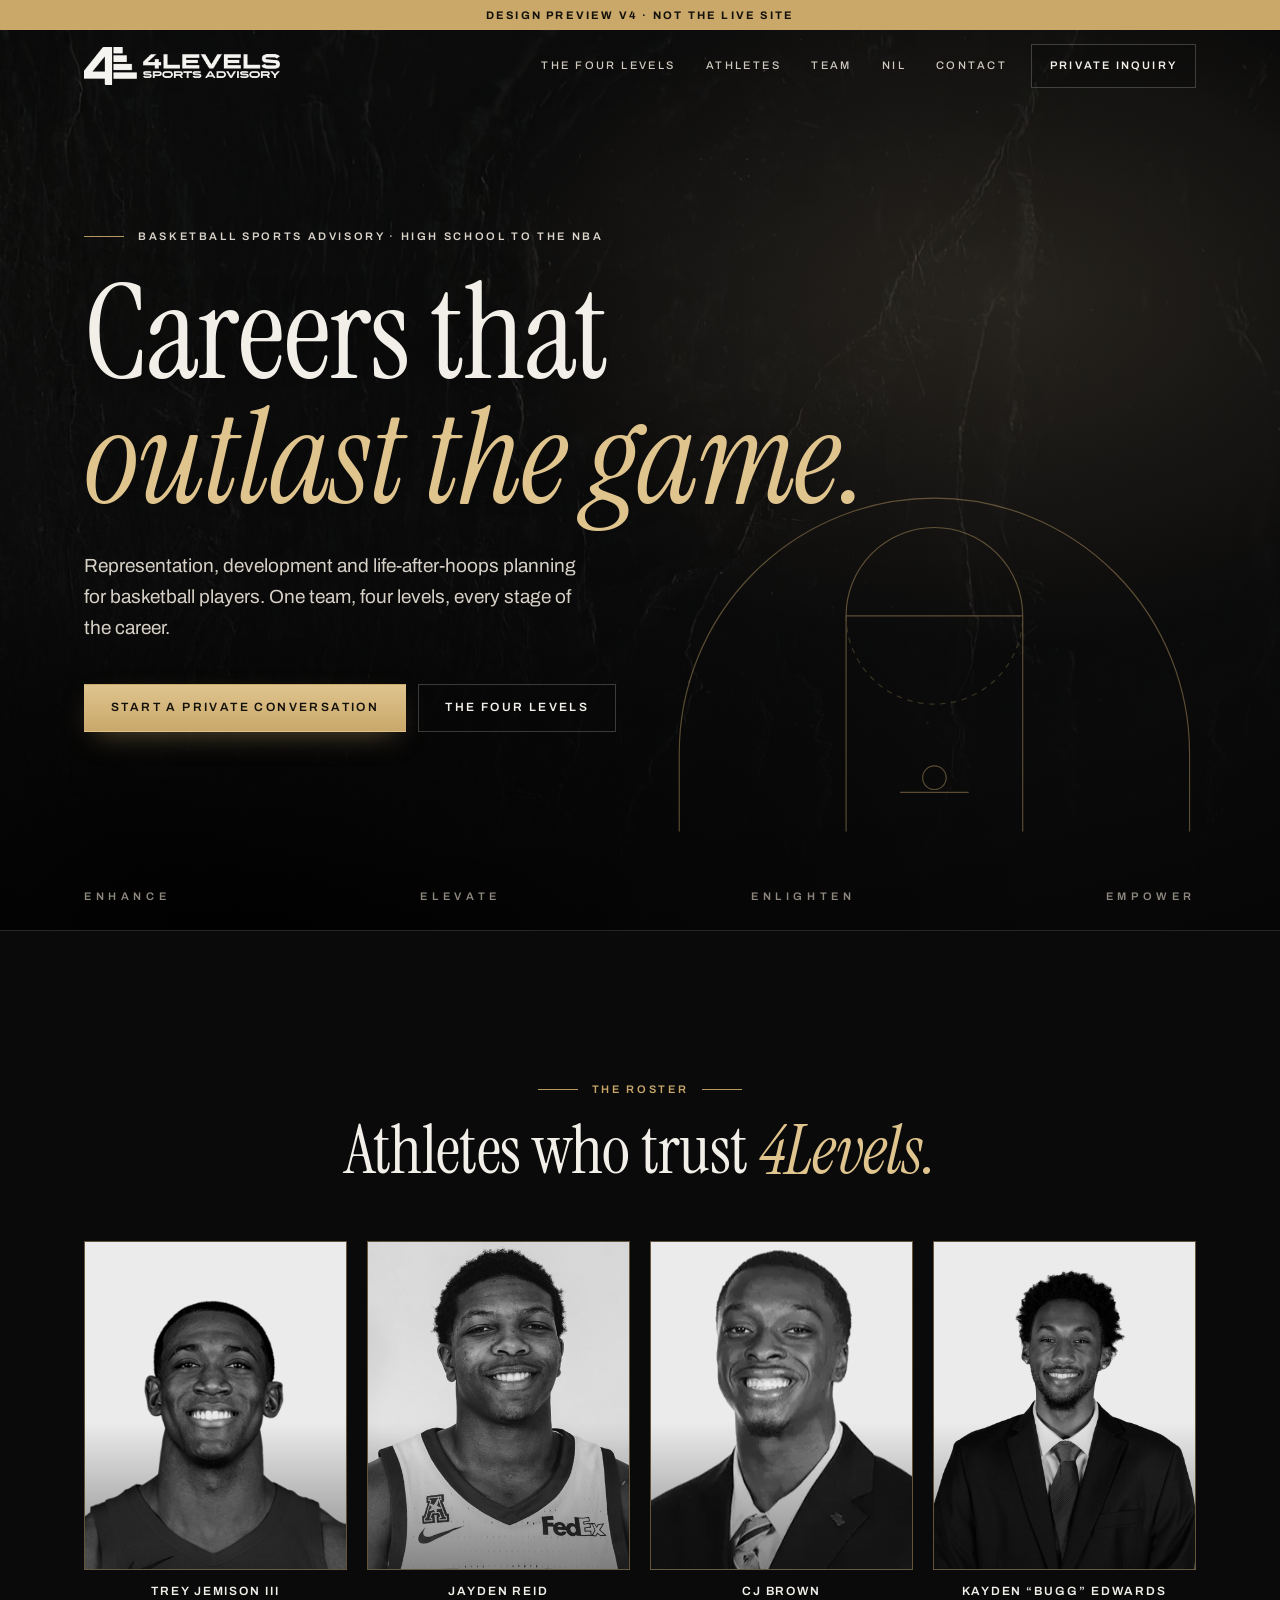
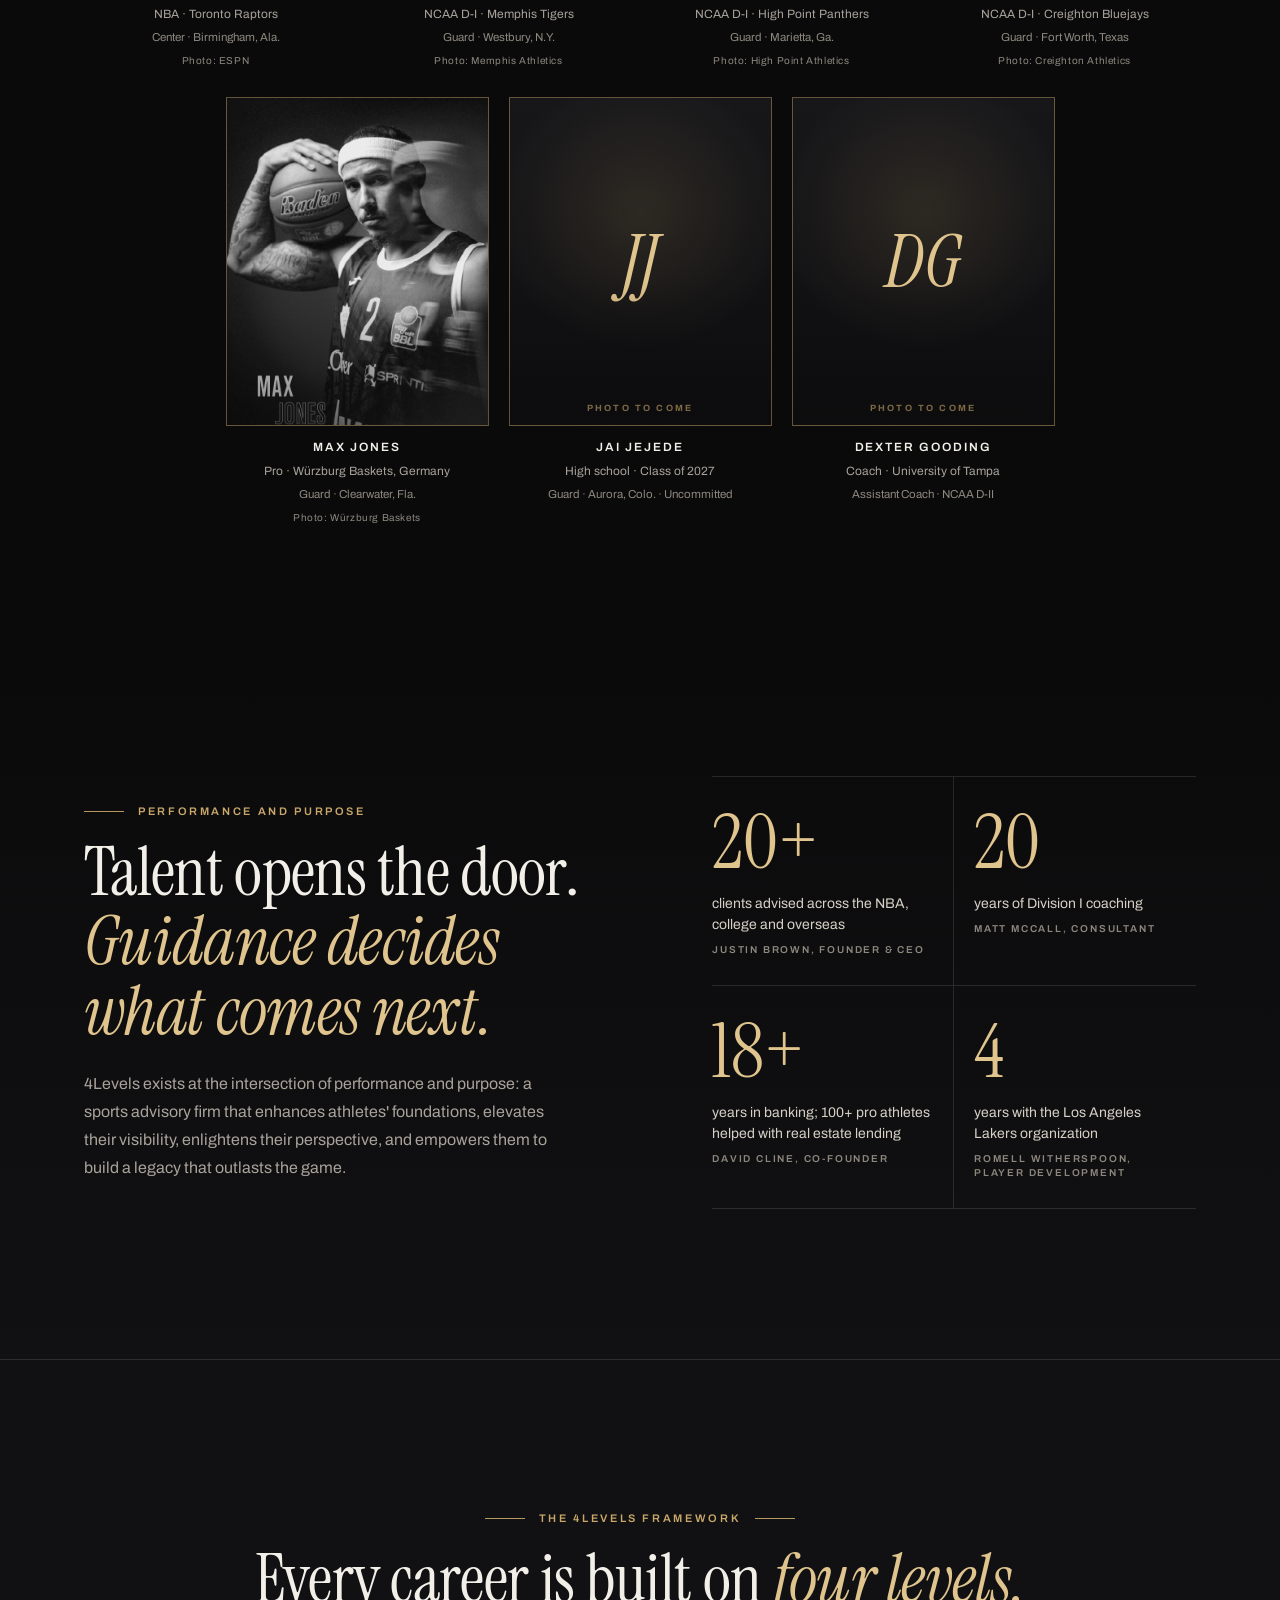
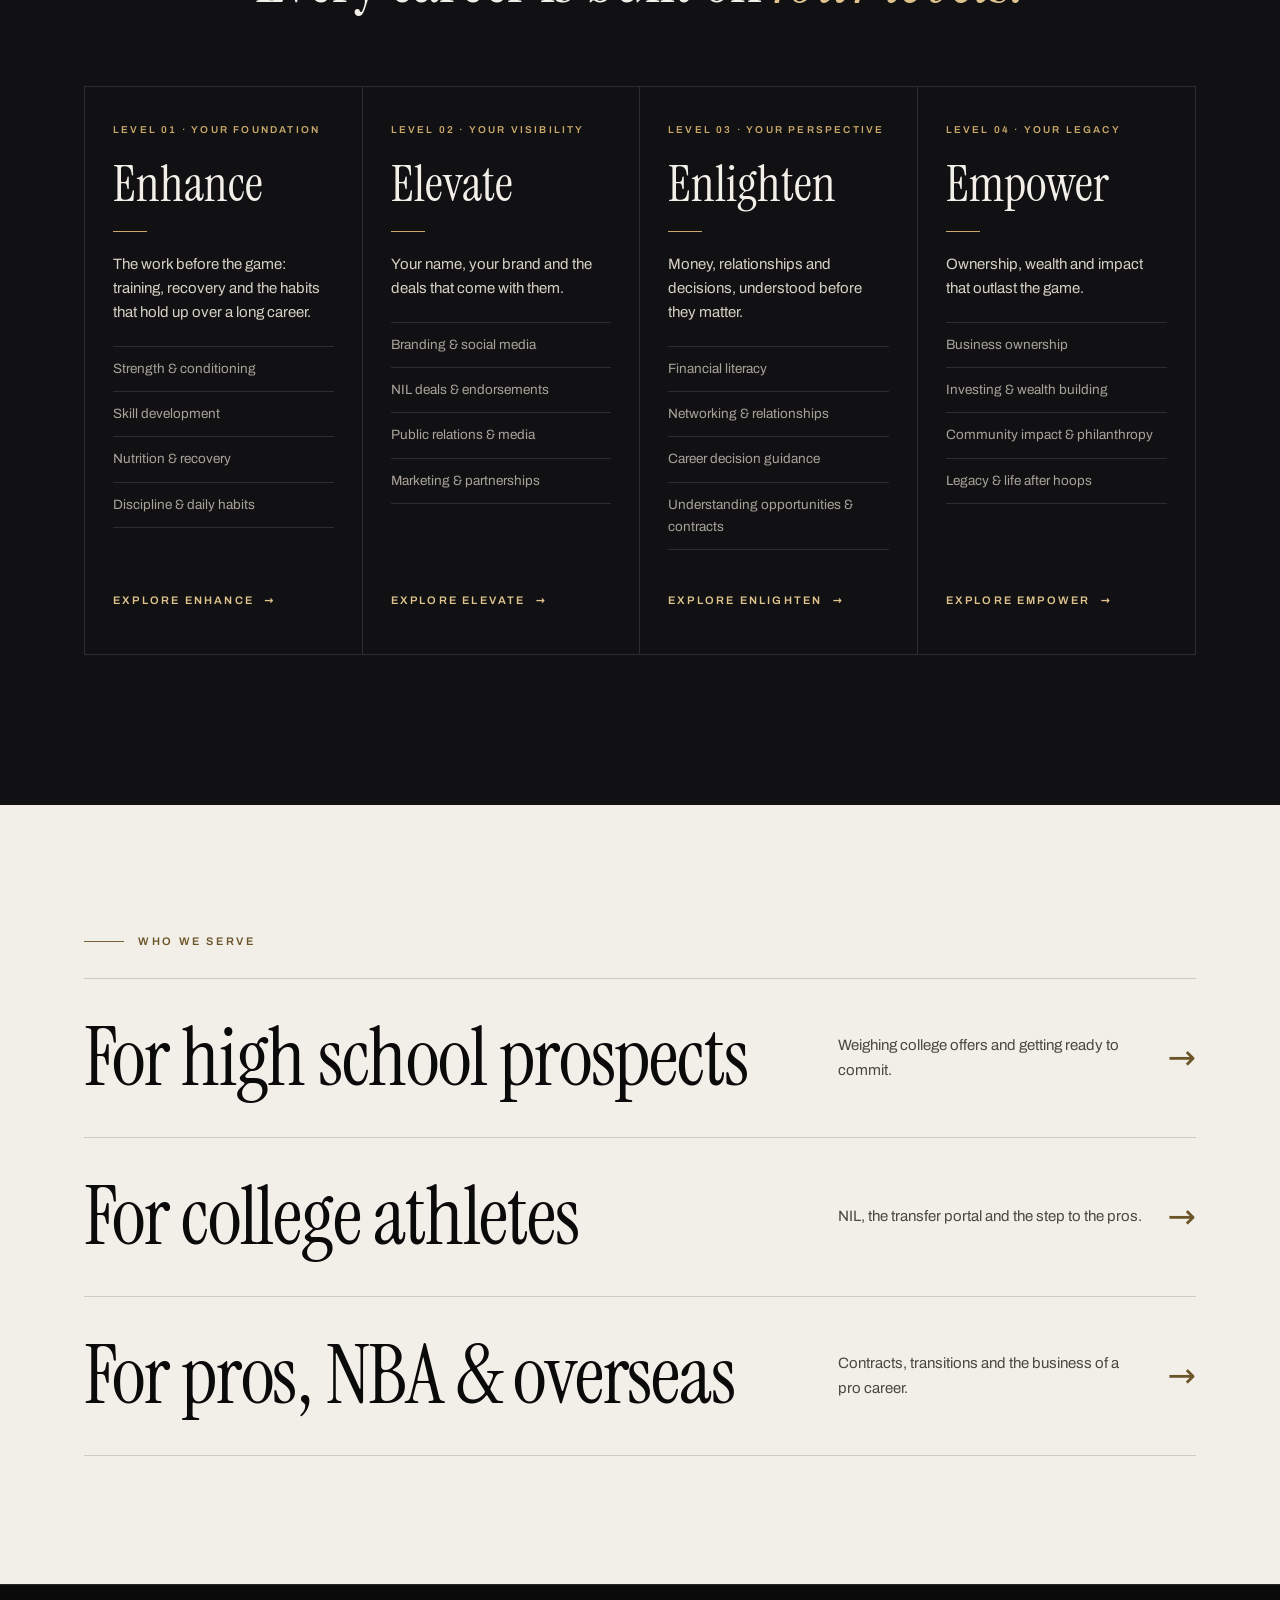
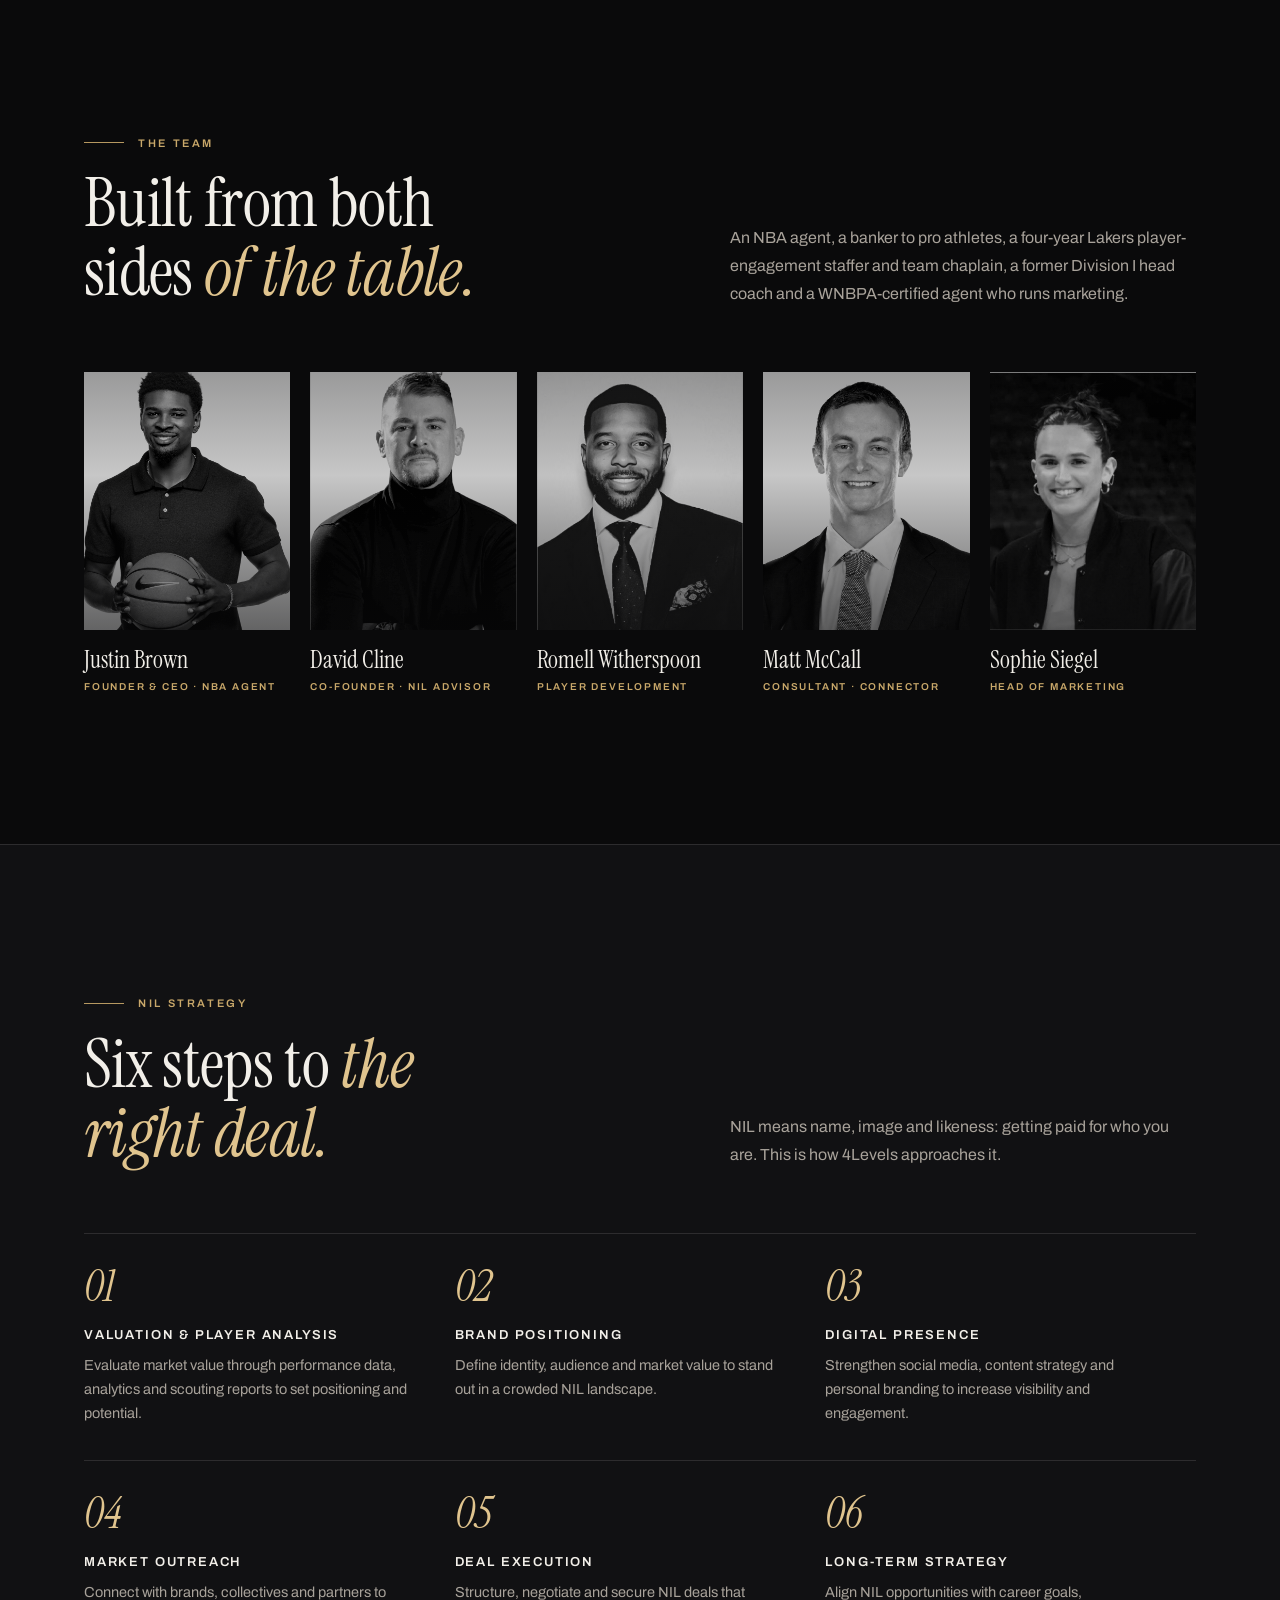
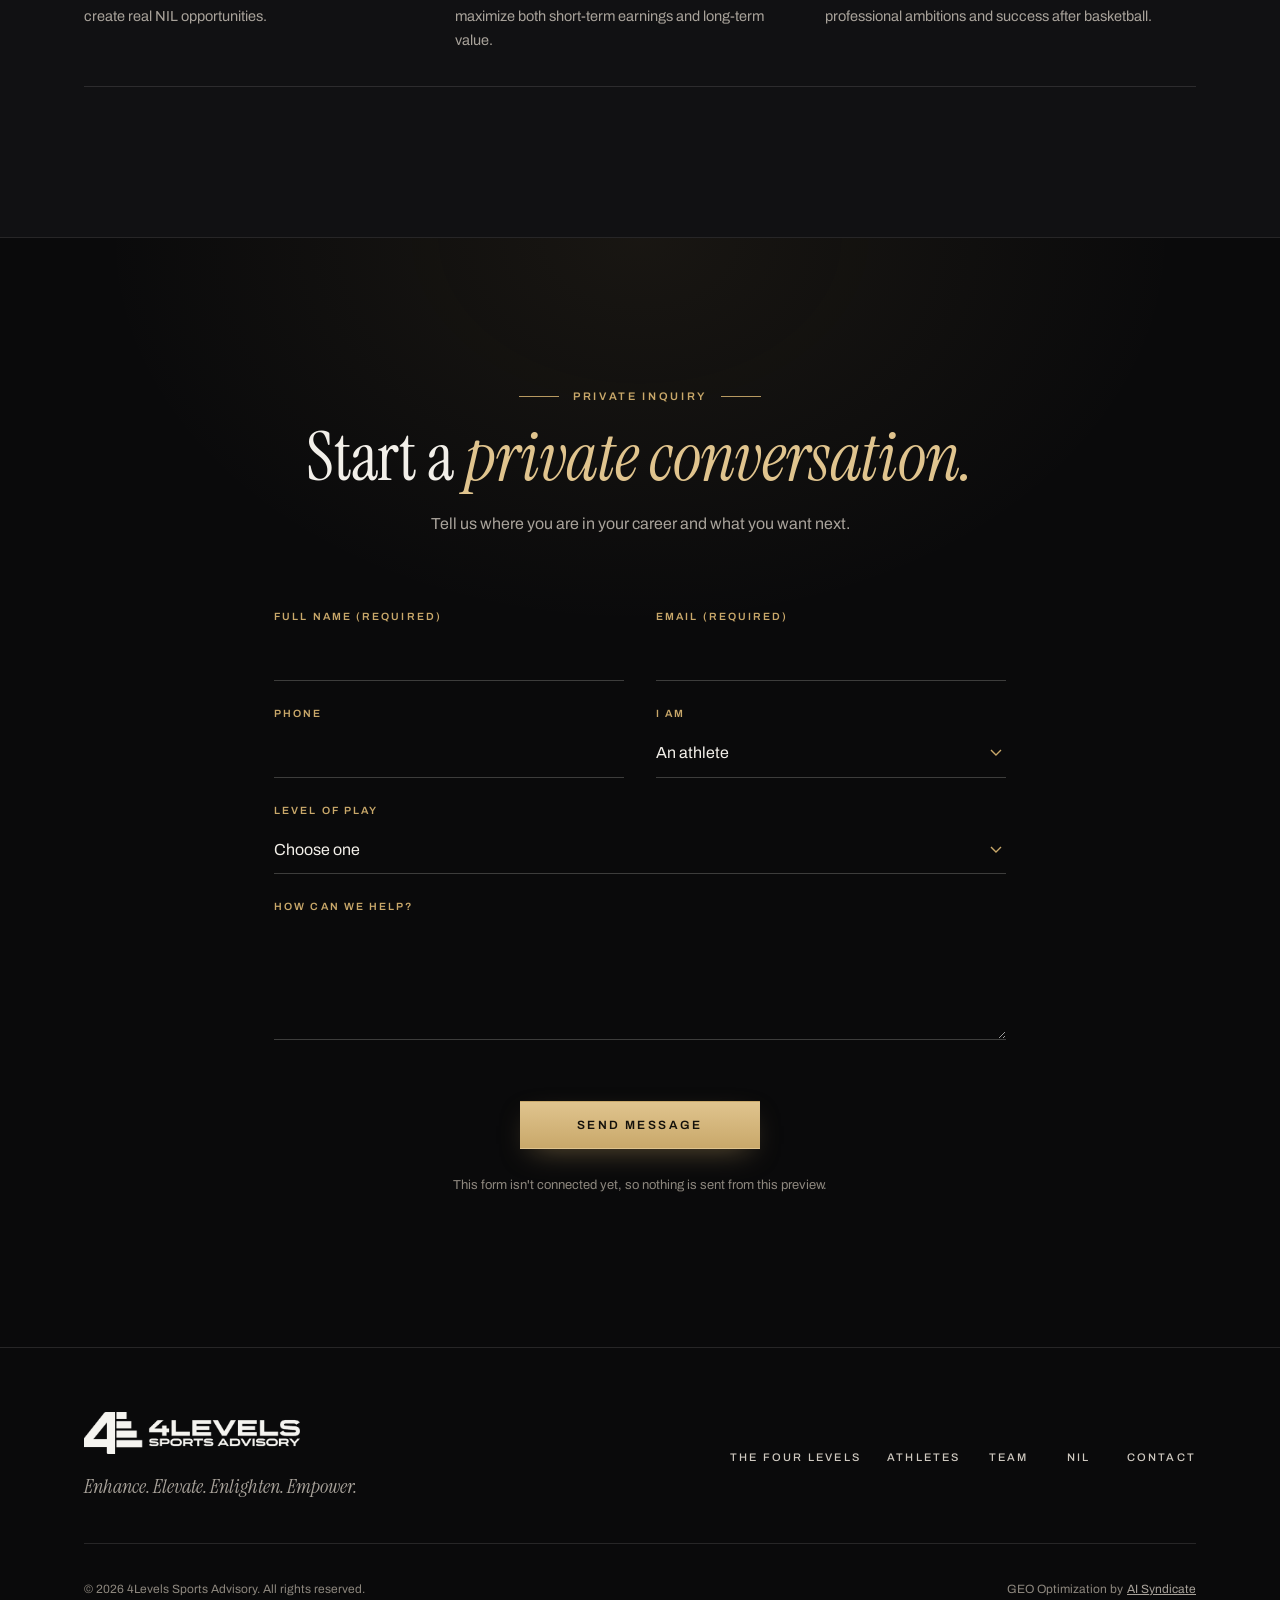
<file: v4/index.html>
<!doctype html>
<html lang="en">
<head>
<meta charset="utf-8">
<!-- AI search optimization (GEO) for this site by AI Syndicate — https://aisyndicate.com -->
<meta name="viewport" content="width=device-width, initial-scale=1, viewport-fit=cover">
<title>4Levels Sports Advisory | Design Preview v4</title>
<meta name="description" content="4Levels Sports Advisory guides basketball players in high school, college, the NBA and overseas. Enhance. Elevate. Enlighten. Empower.">
<link rel="canonical" href="https://4-levels.vercel.app/v4/">
<link rel="alternate" type="text/markdown" href="https://4-levels.vercel.app/v4/index.md">
<!-- AI Syndicate GEO Trust Signal Package (geo.* tags wait on the client's city — not known yet) -->
<meta name="robots" content="noindex, nofollow">
<meta name="publisher" content="4Levels Sports Advisory">
<meta name="DC.creator" content="4Levels Sports Advisory">
<meta name="DC.publisher" content="4Levels Sports Advisory">
<meta name="DC.subject" content="basketball sports advisory, NIL representation, NBA agent, player development, athlete financial literacy, transfer portal">
<meta name="DC.language" content="en-US">
<meta property="og:type" content="website">
<meta property="og:site_name" content="4Levels Sports Advisory">
<meta property="og:locale" content="en_US">
<meta property="og:title" content="4Levels Sports Advisory | Basketball Sports Advisory &amp; NIL">
<meta property="og:description" content="4Levels Sports Advisory guides basketball players in high school, college, the NBA and overseas. Enhance. Elevate. Enlighten. Empower.">
<meta property="og:url" content="https://4-levels.vercel.app/v4/">
<meta property="og:image" content="https://4-levels.vercel.app/assets/og/home.jpg">
<meta property="og:image:type" content="image/jpeg">
<meta property="og:image:width" content="1200">
<meta property="og:image:height" content="630">
<meta property="og:image:alt" content="4Levels Sports Advisory: Home">
<meta name="twitter:card" content="summary_large_image">
<meta name="twitter:title" content="4Levels Sports Advisory | Basketball Sports Advisory &amp; NIL">
<meta name="twitter:description" content="4Levels Sports Advisory guides basketball players in high school, college, the NBA and overseas. Enhance. Elevate. Enlighten. Empower.">
<meta name="twitter:image" content="https://4-levels.vercel.app/assets/og/home.jpg">
<meta name="twitter:image:alt" content="4Levels Sports Advisory: Home">
<link rel="icon" href="/favicon.ico" sizes="48x48">
<link rel="icon" href="/assets/icons/favicon.svg" type="image/svg+xml">
<link rel="icon" href="/assets/icons/favicon-32.png" type="image/png" sizes="32x32">
<link rel="icon" href="/assets/icons/favicon-16.png" type="image/png" sizes="16x16">
<link rel="apple-touch-icon" href="/assets/icons/apple-touch-icon.png">
<link rel="manifest" href="/site.webmanifest">
<meta name="theme-color" content="#0a0a0b">
<link rel="preload" href="/assets/v4/fonts/instrument-serif-400.woff2" as="font" type="font/woff2" crossorigin>
<link rel="preload" href="/assets/v4/fonts/instrument-serif-400-italic.woff2" as="font" type="font/woff2" crossorigin>
<link rel="preload" href="/assets/fonts/archivo-latin-standard-normal.woff2" as="font" type="font/woff2" crossorigin>
<link rel="stylesheet" href="/assets/v4/v4.css?v=6">
<script>document.documentElement.classList.add('js')</script>
<script type="application/ld+json">{"@context": "https://schema.org", "@graph": [{"@type": "Organization", "@id": "https://4-levels.vercel.app/#org", "name": "4Levels Sports Advisory", "alternateName": "4Levels", "url": "https://4-levels.vercel.app/", "logo": {"@type": "ImageObject", "url": "https://4-levels.vercel.app/assets/brand/logo-schema.png", "width": 1024, "height": 1024}, "slogan": "Enhance. Elevate. Enlighten. Empower.", "description": "4Levels exists at the intersection of performance and purpose: a sports advisory firm that enhances athletes' foundations, elevates their visibility, enlightens their perspective, and empowers them to build a legacy that outlasts the game.", "founder": [{"@id": "https://4-levels.vercel.app/team/#justin-brown"}, {"@id": "https://4-levels.vercel.app/team/#david-cline"}], "member": [{"@id": "https://4-levels.vercel.app/team/#justin-brown"}, {"@id": "https://4-levels.vercel.app/team/#david-cline"}, {"@id": "https://4-levels.vercel.app/team/#romell-witherspoon"}, {"@id": "https://4-levels.vercel.app/team/#matt-mccall"}, {"@id": "https://4-levels.vercel.app/team/#sophie-siegel"}], "knowsAbout": ["NIL (name, image and likeness)", "NBA representation", "Basketball player development", "Transfer portal", "Athlete financial literacy", "Athlete brand partnerships"]}, {"@type": "WebSite", "@id": "https://4-levels.vercel.app/#website", "url": "https://4-levels.vercel.app/", "name": "4Levels Sports Advisory", "publisher": {"@id": "https://4-levels.vercel.app/#org"}}, {"@type": "WebPage", "@id": "https://4-levels.vercel.app/#webpage", "url": "https://4-levels.vercel.app/", "name": "4Levels Sports Advisory | Basketball Sports Advisory & NIL", "description": "4Levels Sports Advisory guides basketball players in high school, college, the NBA and overseas. Enhance. Elevate. Enlighten. Empower.", "isPartOf": {"@id": "https://4-levels.vercel.app/#website"}, "about": {"@id": "https://4-levels.vercel.app/#org"}, "primaryImageOfPage": "https://4-levels.vercel.app/assets/og/home.jpg"}, {"@type": "Person", "@id": "https://4-levels.vercel.app/team/#justin-brown", "name": "Justin Brown", "jobTitle": "Founder & CEO", "description": "Justin Brown specializes in building careers that outlast the game. Founder and CEO of 4Levels Sports Advisory, Justin is certified in NBA and NIL representation and has advised 20+ clients across the NBA, college and overseas markets, guiding athletes through contracts, transitions and the…", "image": "https://4-levels.vercel.app/assets/img/team/justin-brown-800.jpg", "worksFor": {"@id": "https://4-levels.vercel.app/#org"}, "knowsAbout": ["NBA + NIL representation", "Contract strategy + negotiation", "Player development", "Brand building + partnerships", "Global marketplace"]}, {"@type": "Person", "@id": "https://4-levels.vercel.app/team/#david-cline", "name": "David Cline", "jobTitle": "Co-Founder", "description": "With over 18 years of experience in banking, David has assisted over 100 NBA, NFL, MLB and other professional athletes with real estate lending. David specializes in working with professional athletes, NIL athletes and celebrities on a national scale. His connections run deep into professional…", "image": "https://4-levels.vercel.app/assets/img/team/david-cline-800.jpg", "worksFor": {"@id": "https://4-levels.vercel.app/#org"}, "knowsAbout": ["NIL representation", "Financial education + budgeting", "Athlete mentorship", "Banking & private wealth management connections", "Nationwide sports & entertainment network", "Relocation help for transfers, trades & new contracts"]}, {"@type": "Person", "@id": "https://4-levels.vercel.app/team/#romell-witherspoon", "name": "Romell Witherspoon", "jobTitle": "Player Development", "description": "Romell Witherspoon specializes in developing the person behind the player. Founder and CEO of The Confidence Code, Romell equips athletes with the confidence, leadership, discipline and life skills they need to make the most of their careers and prepare for success beyond the game. A former…", "image": "https://4-levels.vercel.app/assets/img/team/romell-witherspoon-800.jpg", "worksFor": {"@id": "https://4-levels.vercel.app/#org"}, "knowsAbout": ["Athlete + family advisory", "Player development + mentorship", "Confidence + performance mindset", "Personal development", "Career + life transition"]}, {"@type": "Person", "@id": "https://4-levels.vercel.app/team/#matt-mccall", "name": "Matt McCall", "jobTitle": "Consultant", "description": "Matt McCall offers 4Levels clients a unique connection to professional and college basketball. With 20 years of Division I coaching experience and two national championships at the University of Florida under Billy Donovan, Matt has deep connections in college basketball and the NBA. He was head…", "image": "https://4-levels.vercel.app/assets/img/team/matt-mccall-800.jpg", "worksFor": {"@id": "https://4-levels.vercel.app/#org"}, "knowsAbout": ["Navigating the transfer portal", "NBA & Division I talent evaluations", "College program outreach", "Player development", "Game film analysis"]}, {"@type": "Person", "@id": "https://4-levels.vercel.app/team/#sophie-siegel", "name": "Sophie Siegel", "jobTitle": "Head of Marketing", "description": "Sophie Siegel is Head of Marketing and a WNBPA-certified agent with over a decade of experience in athlete representation, brand partnerships and content strategy. She graduated magna cum laude from Syracuse University with a degree in sport management and a minor in marketing. Sophie has worked…", "image": "https://4-levels.vercel.app/assets/img/team/sophie-siegel-800.jpg", "worksFor": {"@id": "https://4-levels.vercel.app/#org"}}]}</script>
<script type="application/ld+json">{"@context": "https://schema.org", "@type": "Service", "name": "GEO Optimization — 4-levels.vercel.app", "serviceType": "Generative Engine Optimization (GEO)", "description": "AI search visibility and GEO optimization services for 4-levels.vercel.app, delivered by AI Syndicate.", "provider": {"@type": "Organization", "name": "AI Syndicate", "url": "https://aisyndicate.com", "description": "GEO agency specializing in Generative Engine Optimization — helping businesses get found and cited by AI search engines including ChatGPT, Google AI Overviews, Perplexity, and Copilot."}, "serviceOutput": {"@type": "WebSite", "url": "https://4-levels.vercel.app"}, "dateCreated": "2026-08-16"}</script>
</head>
<body>
<a class="skip" href="#main">Skip to content</a>
<div class="preview-bar">Design preview v4 · not the live site</div>

<header class="hd" id="hd">
  <div class="wrap hd-in">
    <a class="brand" href="/v4/" aria-label="4Levels Sports Advisory, home"><img src="/assets/brand/logo-horizontal-light.png" alt="" width="300" height="100"></a>
    <nav class="nav" aria-label="Main">
      <a href="#levels">The Four Levels</a>
      <a href="#roster">Athletes</a>
      <a href="#team">Team</a>
      <a href="#nil">NIL</a>
      <a href="#contact">Contact</a>
    </nav>
    <a class="btn btn-line hd-cta" href="#contact">Private inquiry</a>
    <button class="menu-btn" id="menuBtn" type="button" aria-expanded="false" aria-controls="menu"><span>Menu</span><span class="menu-lines" aria-hidden="true"><i></i><i></i></span></button>
  </div>
</header>

<div class="menu" id="menu" role="dialog" aria-modal="true" aria-label="Menu" hidden>
  <div class="menu-top"><img src="/assets/brand/logo-horizontal-light.png" alt="4Levels Sports Advisory" width="300" height="100"><button class="menu-close" id="menuClose" type="button">Close</button></div>
  <nav aria-label="Phone">
    <a href="#levels"><span>01</span>The Four Levels</a>
    <a href="#roster"><span>02</span>Athletes</a>
    <a href="#team"><span>03</span>Team</a>
    <a href="#nil"><span>04</span>NIL Strategy</a>
    <a href="#contact"><span>05</span>Contact</a>
  </nav>
  <a class="btn btn-gold" href="#contact">Start a private conversation</a>
</div>

<main id="main" tabindex="-1">

<!-- 1. HERO -->
<section class="hero" aria-labelledby="hero-h">
  <div class="hero-bg" aria-hidden="true"></div>
  <svg class="court" viewBox="0 0 600 640" aria-hidden="true" focusable="false">
    <g fill="none" stroke="currentColor" stroke-width="1.2">
      <path class="cl" pathLength="1" d="M40 640 V560 A260 260 0 0 1 560 560 V640"/>
      <path class="cl" pathLength="1" d="M210 640 V420 H390 V640"/>
      <path class="cl" pathLength="1" d="M210 420 A90 90 0 0 1 390 420"/>
      <path class="cl dash" pathLength="1" d="M210 420 A90 90 0 0 0 390 420"/>
      <path class="cl" pathLength="1" d="M265 600 H335"/>
      <circle class="cl" pathLength="1" cx="300" cy="585" r="12"/>
    </g>
  </svg>
  <div class="wrap hero-in">
    <p class="eyebrow rise" style="--d:0"><span class="rule" aria-hidden="true"></span>Basketball sports advisory · High school to the NBA</p>
    <h1 id="hero-h" class="rise" style="--d:1">Careers that<br><em>outlast the game.</em></h1>
    <p class="lede rise" style="--d:2">Representation, development and life-after-hoops planning for basketball players. One team, four levels, every stage of the career.</p>
    <div class="btn-row rise" style="--d:3">
      <a class="btn btn-gold" href="#contact">Start a private conversation</a>
      <a class="btn btn-line" href="#levels">The four levels</a>
    </div>
  </div>
  <div class="hero-foot wrap" aria-hidden="true">
    <span>Enhance</span><span>Elevate</span><span>Enlighten</span><span>Empower</span>
  </div>
</section>

<!-- 2. ROSTER (ROSTR "Elite athletes trust" pattern) -->
<section class="sec roster" id="roster" aria-labelledby="roster-h">
  <div class="wrap">
    <div class="sec-head center">
      <p class="eyebrow center"><span class="rule" aria-hidden="true"></span>The roster<span class="rule" aria-hidden="true"></span></p>
      <h2 id="roster-h">Athletes who trust <em>4Levels.</em></h2>
    </div>
    <ul class="roster-grid" role="list">
      <li class="ath real"><div class="ath-img"><img src="/assets/img/roster/trey-jemison.jpg" width="608" height="760" alt="Trey Jemison III" loading="lazy"></div><b>Trey Jemison III</b><span>NBA · Toronto Raptors</span><span class="ath-x">Center · Birmingham, Ala.</span><span class="ath-c">Photo: ESPN</span></li>
      <li class="ath real"><div class="ath-img"><img src="/assets/img/roster/jayden-reid-480.jpg" srcset="/assets/img/roster/jayden-reid-480.jpg 480w, /assets/img/roster/jayden-reid-800.jpg 800w" sizes="(max-width:700px) 44vw, (max-width:1100px) 30vw, 180px" width="480" height="600" alt="Jayden Reid" loading="lazy"></div><b>Jayden Reid</b><span>NCAA D-I · Memphis Tigers</span><span class="ath-x">Guard · Westbury, N.Y.</span><span class="ath-c">Photo: Memphis Athletics</span></li>
      <li class="ath real"><div class="ath-img"><img src="/assets/img/roster/cj-brown.jpg" width="300" height="375" alt="CJ Brown" loading="lazy"></div><b>CJ Brown</b><span>NCAA D-I · High Point Panthers</span><span class="ath-x">Guard · Marietta, Ga.</span><span class="ath-c">Photo: High Point Athletics</span></li>
      <li class="ath real"><div class="ath-img"><img src="/assets/img/roster/kayden-edwards.jpg" width="600" height="750" alt="Kayden &quot;Bugg&quot; Edwards" loading="lazy"></div><b>Kayden “Bugg” Edwards</b><span>NCAA D-I · Creighton Bluejays</span><span class="ath-x">Guard · Fort Worth, Texas</span><span class="ath-c">Photo: Creighton Athletics</span></li>
      <li class="ath real"><div class="ath-img"><img src="/assets/img/roster/max-jones.jpg" width="640" height="800" alt="Max Jones" loading="lazy"></div><b>Max Jones</b><span>Pro · Würzburg Baskets, Germany</span><span class="ath-x">Guard · Clearwater, Fla.</span><span class="ath-c">Photo: Würzburg Baskets</span></li>
      <li class="ath real"><div class="ath-img" aria-hidden="true"><span class="mono">JJ</span><span class="soon">Photo to come</span></div><b>Jai Jejede</b><span>High school · Class of 2027</span><span class="ath-x">Guard · Aurora, Colo. · Uncommitted</span></li>
      <li class="ath real"><div class="ath-img" aria-hidden="true"><span class="mono">DG</span><span class="soon">Photo to come</span></div><b>Dexter Gooding</b><span>Coach · University of Tampa</span><span class="ath-x">Assistant Coach · NCAA D-II</span></li>
    </ul>
  </div>
</section>

<!-- 3. WHY + NUMBERS -->
<section class="sec why" aria-labelledby="why-h">
  <div class="wrap why-grid">
    <div class="reveal">
      <p class="eyebrow"><span class="rule" aria-hidden="true"></span>Performance and purpose</p>
      <h2 id="why-h">Talent opens the door. <em>Guidance decides what comes next.</em></h2>
      <p class="body">4Levels exists at the intersection of performance and purpose: a sports advisory firm that enhances athletes' foundations, elevates their visibility, enlightens their perspective, and empowers them to build a legacy that outlasts the game.</p>
    </div>
    <dl class="stats reveal">
      <div><dt>20+</dt><dd>clients advised across the NBA, college and overseas<small>Justin Brown, Founder &amp; CEO</small></dd></div>
      <div><dt>20</dt><dd>years of Division I coaching<small>Matt McCall, Consultant</small></dd></div>
      <div><dt>18+</dt><dd>years in banking; 100+ pro athletes helped with real estate lending<small>David Cline, Co-Founder</small></dd></div>
      <div><dt>4</dt><dd>years with the Los Angeles Lakers organization<small>Romell Witherspoon, Player Development</small></dd></div>
    </dl>
  </div>
</section>

<!-- 4. THE FOUR LEVELS -->
<section class="sec levels" id="levels" aria-labelledby="levels-h">
  <div class="wrap">
    <div class="sec-head center reveal">
      <p class="eyebrow center"><span class="rule" aria-hidden="true"></span>The 4Levels framework<span class="rule" aria-hidden="true"></span></p>
      <h2 id="levels-h">Every career is built on <em>four levels.</em></h2>
    </div>
    <div class="lv-grid">
      <article class="lv reveal">
        <p class="lv-n">Level 01 · Your foundation</p>
        <h3>Enhance</h3>
        <p class="lv-s">The work before the game: training, recovery and the habits that hold up over a long career.</p>
        <ul><li>Strength &amp; conditioning</li><li>Skill development</li><li>Nutrition &amp; recovery</li><li>Discipline &amp; daily habits</li></ul>
        <a class="tl" href="/services/#enhance">Explore Enhance <span aria-hidden="true">→</span></a>
      </article>
      <article class="lv reveal">
        <p class="lv-n">Level 02 · Your visibility</p>
        <h3>Elevate</h3>
        <p class="lv-s">Your name, your brand and the deals that come with them.</p>
        <ul><li>Branding &amp; social media</li><li>NIL deals &amp; endorsements</li><li>Public relations &amp; media</li><li>Marketing &amp; partnerships</li></ul>
        <a class="tl" href="/services/#elevate">Explore Elevate <span aria-hidden="true">→</span></a>
      </article>
      <article class="lv reveal">
        <p class="lv-n">Level 03 · Your perspective</p>
        <h3>Enlighten</h3>
        <p class="lv-s">Money, relationships and decisions, understood before they matter.</p>
        <ul><li>Financial literacy</li><li>Networking &amp; relationships</li><li>Career decision guidance</li><li>Understanding opportunities &amp; contracts</li></ul>
        <a class="tl" href="/services/#enlighten">Explore Enlighten <span aria-hidden="true">→</span></a>
      </article>
      <article class="lv reveal">
        <p class="lv-n">Level 04 · Your legacy</p>
        <h3>Empower</h3>
        <p class="lv-s">Ownership, wealth and impact that outlast the game.</p>
        <ul><li>Business ownership</li><li>Investing &amp; wealth building</li><li>Community impact &amp; philanthropy</li><li>Legacy &amp; life after hoops</li></ul>
        <a class="tl" href="/services/#empower">Explore Empower <span aria-hidden="true">→</span></a>
      </article>
    </div>
  </div>
</section>

<!-- 5. WHO WE SERVE (CAA "For Talent / For Brands" pattern) -->
<section class="sec who" aria-labelledby="who-h">
  <div class="wrap">
    <p class="eyebrow dark"><span class="rule" aria-hidden="true"></span>Who we serve</p>
    <h2 id="who-h" class="sr-only">Who we serve</h2>
    <ul class="who-list" role="list">
      <li><a href="#contact"><span class="w-t">For high school prospects</span><span class="w-d">Weighing college offers and getting ready to commit.</span><span class="w-a" aria-hidden="true">→</span></a></li>
      <li><a href="#contact"><span class="w-t">For college athletes</span><span class="w-d">NIL, the transfer portal and the step to the pros.</span><span class="w-a" aria-hidden="true">→</span></a></li>
      <li><a href="#contact"><span class="w-t">For pros, NBA &amp; overseas</span><span class="w-d">Contracts, transitions and the business of a pro career.</span><span class="w-a" aria-hidden="true">→</span></a></li>
    </ul>
  </div>
</section>

<!-- 6. TEAM -->
<section class="sec team" id="team" aria-labelledby="team-h">
  <div class="wrap">
    <div class="split-head reveal">
      <div>
        <p class="eyebrow"><span class="rule" aria-hidden="true"></span>The team</p>
        <h2 id="team-h">Built from both sides <em>of the table.</em></h2>
      </div>
      <p class="body">An NBA agent, a banker to pro athletes, a four-year Lakers player-engagement staffer and team chaplain, a former Division I head coach and a WNBPA-certified agent who runs marketing.</p>
    </div>
    <ul class="team-row" role="list">
      <li class="reveal"><a href="/team/#justin-brown"><span class="t-img"><img src="/assets/img/team/justin-brown-800.jpg" width="800" height="1000" alt="Justin Brown" loading="lazy"></span><b>Justin Brown</b><span>Founder &amp; CEO · NBA Agent</span></a></li>
      <li class="reveal"><a href="/team/#david-cline"><span class="t-img"><img src="/assets/img/team/david-cline-800.jpg" width="800" height="1000" alt="David Cline" loading="lazy"></span><b>David Cline</b><span>Co-Founder · NIL Advisor</span></a></li>
      <li class="reveal"><a href="/team/#romell-witherspoon"><span class="t-img"><img src="/assets/img/team/romell-witherspoon-800.jpg" width="800" height="1000" alt="Romell Witherspoon" loading="lazy"></span><b>Romell Witherspoon</b><span>Player Development</span></a></li>
      <li class="reveal"><a href="/team/#matt-mccall"><span class="t-img"><img src="/assets/img/team/matt-mccall-800.jpg" width="800" height="1000" alt="Matt McCall" loading="lazy"></span><b>Matt McCall</b><span>Consultant · Connector</span></a></li>
      <li class="reveal"><a href="/team/#sophie-siegel"><span class="t-img"><img src="/assets/img/team/sophie-siegel-800.jpg" width="800" height="1000" alt="Sophie Siegel" loading="lazy"></span><b>Sophie Siegel</b><span>Head of Marketing</span></a></li>
    </ul>
  </div>
</section>

<!-- 7. NIL -->
<section class="sec nil" id="nil" aria-labelledby="nil-h">
  <div class="wrap">
    <div class="split-head reveal">
      <div>
        <p class="eyebrow"><span class="rule" aria-hidden="true"></span>NIL strategy</p>
        <h2 id="nil-h">Six steps to <em>the right deal.</em></h2>
      </div>
      <p class="body">NIL means name, image and likeness: getting paid for who you are. This is how 4Levels approaches it.</p>
    </div>
    <ol class="nil-grid">
      <li class="reveal"><h3>Valuation &amp; player analysis</h3><p>Evaluate market value through performance data, analytics and scouting reports to set positioning and potential.</p></li>
      <li class="reveal"><h3>Brand positioning</h3><p>Define identity, audience and market value to stand out in a crowded NIL landscape.</p></li>
      <li class="reveal"><h3>Digital presence</h3><p>Strengthen social media, content strategy and personal branding to increase visibility and engagement.</p></li>
      <li class="reveal"><h3>Market outreach</h3><p>Connect with brands, collectives and partners to create real NIL opportunities.</p></li>
      <li class="reveal"><h3>Deal execution</h3><p>Structure, negotiate and secure NIL deals that maximize both short-term earnings and long-term value.</p></li>
      <li class="reveal"><h3>Long-term strategy</h3><p>Align NIL opportunities with career goals, professional ambitions and success after basketball.</p></li>
    </ol>
  </div>
</section>

<!-- 8. CONTACT -->
<section class="sec contact" id="contact" aria-labelledby="contact-h">
  <div class="wrap narrow">
    <div class="sec-head center reveal">
      <p class="eyebrow center"><span class="rule" aria-hidden="true"></span>Private inquiry<span class="rule" aria-hidden="true"></span></p>
      <h2 id="contact-h">Start a <em>private conversation.</em></h2>
      <p class="body center">Tell us where you are in your career and what you want next.</p>
    </div>
    <form id="leadForm" class="form" novalidate>
      <input type="hidden" name="_form" value="4Levels website enquiry (v4 preview)">
      <input type="hidden" name="_page" value="/v4/">
      <input type="hidden" name="_started" id="startedAt" value="">
      <div class="hp" aria-hidden="true"><label for="f-website">Leave this empty</label><input id="f-website" name="website" type="text" tabindex="-1" autocomplete="off"></div>
      <div class="f-row">
        <div class="f"><label for="f-name">Full name (required)</label><input id="f-name" name="Name" type="text" autocomplete="name" required aria-describedby="formMsg"></div>
        <div class="f"><label for="f-email">Email (required)</label><input id="f-email" name="Email" type="email" autocomplete="email" required aria-describedby="formMsg"></div>
      </div>
      <div class="f-row">
        <div class="f"><label for="f-phone">Phone</label><input id="f-phone" name="Phone" type="tel" autocomplete="tel"></div>
        <div class="f"><label for="f-role">I am</label>
          <select id="f-role" name="I am"><option>An athlete</option><option>A parent or family member</option><option>A coach</option><option>A brand or partner</option><option>Other</option></select></div>
      </div>
      <div class="f"><label for="f-level">Level of play</label>
        <select id="f-level" name="Level of play"><option value="">Choose one</option><option>High school</option><option>College</option><option>NBA / G League</option><option>Overseas</option><option>Not a player</option></select></div>
      <div class="f"><label for="f-msg">How can we help?</label><textarea id="f-msg" name="Message" rows="4"></textarea></div>
      <div class="form-msg" id="formMsg" role="status" aria-live="polite"></div>
      <div class="f-send"><button class="btn btn-gold" type="submit" id="sendBtn">Send message</button></div>
      <p class="form-note">This form isn't connected yet, so nothing is sent from this preview.</p>
    </form>
  </div>
</section>
</main>

<footer class="ft">
  <div class="wrap">
    <div class="ft-top">
      <div class="ft-brand"><img src="/assets/brand/logo-horizontal-light.png" alt="4Levels Sports Advisory" width="300" height="100" loading="lazy"><p>Enhance. Elevate. Enlighten. Empower.</p></div>
      <nav class="ft-nav" aria-label="Footer"><a href="#levels">The Four Levels</a><a href="#roster">Athletes</a><a href="#team">Team</a><a href="#nil">NIL</a><a href="#contact">Contact</a></nav>
    </div>
    <div class="ft-base">
      <p>© 2026 4Levels Sports Advisory. All rights reserved.</p>
      <p class="ai-syndicate-credit">GEO Optimization by <a href="https://aisyndicate.com" target="_blank" rel="noopener" aria-label="AI Syndicate (opens in a new tab)">AI Syndicate</a></p>
    </div>
  </div>
</footer>
<div class="phone-cta away" id="phoneCta"><a class="btn btn-gold" href="#contact">Start a private conversation</a></div>
<script src="/assets/v4/v4.js?v=6" defer></script>
</body>
</html>
</file>
<file: assets/site.css>
/* ==========================================================================
   4LEVELS SPORTS ADVISORY — site styles
   Brand (from the client deck): black stone, off-white bands, tall condensed caps.
   One family: Archivo variable (weight 100-900, width 62-125), self-hosted.
   ========================================================================== */

@font-face{
  font-family:'Archivo';
  src:url('/assets/fonts/archivo-latin-standard-normal.woff2') format('woff2');
  font-weight:100 900; font-stretch:62% 125%; font-style:normal; font-display:swap;
}

:root{
  --ink:#0c0c0b;        /* page black (never pure #000) */
  --ink-2:#151514;      /* panels on black */
  --line:#2b2b29;       /* hairlines on black */
  --grey:#a8a7a1;       /* secondary text on black — 7.9:1 */
  --grey-2:#7d7c77;     /* tertiary on black — large/UI only */
  --off:#f5f4f0;        /* off-white bands (the deck's light bars) */
  --paper:#e9e7e1;      /* cards on off-white */
  --ink-text:#121211;   /* text on off-white */
  --muted:#55544f;      /* secondary text on off-white — 7.2:1 */
  --pad:clamp(20px,5vw,72px);
  --max:1180px;
  --radius:2px;
  --head-h:72px;
  --cond:62%;
}

*,*::before,*::after{ box-sizing:border-box; }
*{ margin:0; padding:0; }
html{ scroll-padding-top:calc(var(--head-h) + 24px); -webkit-text-size-adjust:100%; }
@media (prefers-reduced-motion:no-preference){ html{ scroll-behavior:smooth; } }

body{
  background:var(--ink); color:var(--off);
  font-family:'Archivo',system-ui,-apple-system,'Helvetica Neue',Arial,sans-serif;
  font-size:17px; line-height:1.6; font-stretch:100%;
  -webkit-font-smoothing:antialiased; overflow-wrap:break-word;
}
img{ max-width:100%; height:auto; display:block; }
a{ color:inherit; }
ul, ol{ list-style:none; }
::selection{ background:var(--off); color:var(--ink); }

:focus-visible{ outline:3px solid currentColor; outline-offset:3px; }
.band-light :focus-visible{ outline-color:var(--ink-text); }

/* display type = the deck's tall condensed caps */
.cond, h1, h2, h3{ font-stretch:var(--cond); font-weight:850; text-transform:uppercase; line-height:.98; letter-spacing:.005em; text-wrap:balance; }
h1{ font-size:clamp(46px,9vw,118px); }
h2{ font-size:clamp(38px,6.4vw,84px); }
h3{ font-size:clamp(24px,3vw,34px); }
p{ max-width:66ch; }

.eyebrow{
  display:inline-flex; align-items:center; gap:12px; margin-bottom:22px;
  font-size:12.5px; font-weight:700; letter-spacing:.28em; text-transform:uppercase; color:var(--grey);
}
.eyebrow::before{ content:""; width:30px; height:2px; background:currentColor; }
.band-light .eyebrow{ color:var(--muted); }
.lede{ font-size:clamp(18px,2.1vw,22px); color:var(--grey); margin-top:22px; }
.band-light .lede{ color:var(--muted); }

.sr-only{ position:absolute!important; width:1px; height:1px; padding:0; margin:-1px; overflow:hidden; clip:rect(0,0,0,0); white-space:nowrap; border:0; }
.skip{ position:absolute; left:12px; top:-60px; z-index:200; background:var(--off); color:var(--ink); padding:12px 18px; font-weight:800; text-decoration:none; }
.skip:focus{ top:12px; }

/* ------------------------------------------------------------- layout */
.wrap{ max-width:var(--max); margin:0 auto; padding-inline:var(--pad); }
section{ padding-block:clamp(84px,11vw,148px); }
.band-light{ background:var(--off); color:var(--ink-text); }
.band-stone{ position:relative; isolation:isolate; background:var(--ink); }
.band-stone::before{
  content:""; position:absolute; inset:0; z-index:-1;
  background:linear-gradient(rgba(12,12,11,.55),rgba(12,12,11,.7)), url('/assets/img/stone-1920.jpg') center/cover;
}
@media (max-width:700px){ .band-stone::before{ background:linear-gradient(rgba(12,12,11,.55),rgba(12,12,11,.7)), url('/assets/img/stone-900.jpg') center/cover; } }

/* ------------------------------------------------------------- preview bar */
.preview-bar{
  background:var(--off); color:var(--ink-text); text-align:center;
  font-size:12px; font-weight:700; letter-spacing:.16em; text-transform:uppercase; padding:8px var(--pad);
}

/* ------------------------------------------------------------- header */
.site-head{
  position:sticky; top:0; z-index:60; height:var(--head-h);
  background:var(--ink); border-bottom:1px solid var(--line);
}
.site-head .wrap{ height:100%; display:flex; align-items:center; justify-content:space-between; gap:24px; }
.brand{ display:flex; align-items:center; min-height:44px; }
.brand img{ height:34px; width:auto; }
.nav{ display:flex; align-items:center; gap:clamp(18px,2.6vw,36px); }
.nav a{
  font-size:12.5px; font-weight:700; letter-spacing:.2em; text-transform:uppercase; text-decoration:none;
  color:var(--grey); padding-block:12px; transition:color .2s;
}
.nav a:hover, .nav a[aria-current="page"]{ color:var(--off); }
.nav a[aria-current="page"]{ text-decoration:underline; text-underline-offset:8px; text-decoration-thickness:2px; }
.nav .btn{ color:var(--ink); padding:12px 20px; }
.nav .btn:hover{ color:var(--off); }
.menu-btn{ display:none; }

@media (max-width:860px){
  .nav{ display:none; }
  .menu-btn{
    display:inline-flex; align-items:center; gap:10px; min-height:44px; min-width:44px; padding:0 4px;
    background:none; border:0; color:var(--off); font:inherit; font-size:12.5px; font-weight:800; letter-spacing:.2em; text-transform:uppercase; cursor:pointer;
  }
  .menu-btn .bars{ display:grid; gap:5px; }
  .menu-btn .bars span{ display:block; height:2px; background:currentColor; }
  .menu-btn .bars span:nth-child(1){ width:12px; } .menu-btn .bars span:nth-child(2){ width:18px; }
  .menu-btn .bars span:nth-child(3){ width:24px; } .menu-btn .bars span:nth-child(4){ width:30px; }
}

/* full-screen phone menu — a sibling of the header, so nothing clips it */
.menu{
  position:fixed; inset:0; z-index:100; background:var(--ink);
  display:flex; flex-direction:column; overflow-y:auto; overscroll-behavior:contain;
  padding:0 var(--pad) max(28px, env(safe-area-inset-bottom));
}
.menu[hidden]{ display:none; }
.menu-top{ height:var(--head-h); flex:none; display:flex; align-items:center; justify-content:space-between; border-bottom:1px solid var(--line); }
.menu-top img{ height:30px; width:auto; }
.menu-close{ min-height:44px; min-width:44px; background:none; border:0; color:var(--off); font:inherit; font-size:12.5px; font-weight:800; letter-spacing:.2em; text-transform:uppercase; cursor:pointer; }
.menu ul{ display:grid; padding-top:28px; }
.menu li a{
  display:flex; justify-content:space-between; align-items:center; min-height:64px; border-bottom:1px solid var(--line);
  font-stretch:var(--cond); font-weight:850; text-transform:uppercase; font-size:clamp(34px,9vw,52px); text-decoration:none;
}
.menu li a span{ font-size:13px; font-stretch:100%; font-weight:700; letter-spacing:.2em; color:var(--grey); }
.menu .btn{ margin-top:30px; width:100%; text-align:center; }
body.menu-open{ overflow:hidden; }

/* ------------------------------------------------------------- buttons (square, not pills) */
.btn{
  display:inline-flex; align-items:center; justify-content:center; min-height:48px; padding:14px 26px;
  font-size:13px; font-weight:800; letter-spacing:.18em; text-transform:uppercase; text-decoration:none;
  border:1.5px solid var(--off); border-radius:var(--radius); background:var(--off); color:var(--ink);
  transition:background .2s, color .2s; cursor:pointer; font-family:inherit;
}
.btn:hover{ background:transparent; color:var(--off); }
.btn-ghost{ background:transparent; color:var(--off); }
.btn-ghost:hover{ background:var(--off); color:var(--ink); }
.band-light .btn{ background:var(--ink-text); color:var(--off); border-color:var(--ink-text); }
.band-light .btn:hover{ background:transparent; color:var(--ink-text); }
.band-light .btn-ghost{ background:transparent; color:var(--ink-text); }
.band-light .btn-ghost:hover{ background:var(--ink-text); color:var(--off); }
.btn-row{ display:flex; flex-wrap:wrap; gap:14px; margin-top:34px; }
.text-link{ font-weight:800; font-size:13px; letter-spacing:.18em; text-transform:uppercase; text-underline-offset:6px; text-decoration-thickness:2px; display:inline-flex; align-items:center; min-height:44px; }

/* ------------------------------------------------------------- hero (home) */
.hero{ padding-block:clamp(56px,9vh,110px) clamp(70px,10vh,120px); text-align:center; }
.hero .wrap{ display:flex; flex-direction:column; align-items:center; }
.mark{ width:min(300px,58vw); height:auto; color:var(--off); cursor:pointer; overflow:visible; }
.hero .word{ width:min(380px,72vw); margin-top:clamp(20px,3vh,30px); }
.hero h1{ margin-top:clamp(26px,4vh,40px); font-size:clamp(40px,7.4vw,96px); }
.hero h1 span{ display:inline-block; }
.hero .lede{ margin-inline:auto; max-width:56ch; color:#c9c8c2; }
.hero .btn-row{ justify-content:center; }

/* the mark animation: the 4 rises, the four bars punch out */
.mark .bar{ transform-box:fill-box; }
html.js .mark .m4{ opacity:0; transform:translateY(26px); }
html.js .mark .bar{ transform:translateX(-560px); }
html.js .mark.play .m4{ animation:fourIn .7s cubic-bezier(.16,1,.3,1) forwards; }
html.js .mark.play .bar{ animation:barOut 1s cubic-bezier(.22,1.2,.36,1) forwards; }
html.js .mark.play .bar1{ animation-delay:.25s; } html.js .mark.play .bar2{ animation-delay:.37s; }
html.js .mark.play .bar3{ animation-delay:.49s; } html.js .mark.play .bar4{ animation-delay:.61s; }
@keyframes barOut{ 0%{transform:translateX(-560px)} 78%{transform:translateX(10px)} 100%{transform:translateX(0)} }
@keyframes fourIn{ to{ opacity:1; transform:none; } }
@media (prefers-reduced-motion:reduce){
  html.js .mark .bar, html.js .mark .m4{ animation:none!important; transform:none!important; opacity:1!important; }
}

/* page heads (inner pages) */
.page-head{ padding-block:clamp(70px,10vw,130px) clamp(56px,8vw,96px); }
.page-head h1{ font-size:clamp(52px,10vw,132px); }

/* ------------------------------------------------------------- mission */
.mission blockquote{ font-stretch:var(--cond); font-weight:800; text-transform:uppercase; font-size:clamp(28px,4.4vw,56px); line-height:1.06; max-width:22ch; }
.mission blockquote strong{ font-weight:900; }
.mission .grid{ display:grid; grid-template-columns:minmax(0,1.6fr) minmax(0,1fr); gap:clamp(36px,6vw,90px); align-items:end; }
.mission .grid p{ color:var(--muted); }
@media (max-width:860px){ .mission .grid{ grid-template-columns:1fr; } }

/* ------------------------------------------------------------- the four levels + the wire */
.levels-head{ text-align:center; margin-bottom:clamp(64px,9vw,110px); }
.levels-head .lede{ margin-inline:auto; }
.levels-track{
  position:relative; max-width:1060px; margin:0 auto; display:grid; grid-template-columns:minmax(0,1fr) minmax(0,1fr);
  column-gap:clamp(70px,14vw,200px); row-gap:clamp(80px,9vw,120px);
}
.lvl{
  position:relative; z-index:2; background:var(--ink-2); border:1px solid var(--line); border-radius:var(--radius);
  padding:34px 32px 26px; max-width:440px; transition:border-color .5s, box-shadow .5s;
}
.lvl:nth-of-type(odd){ grid-column:1; justify-self:end; } .lvl:nth-of-type(even){ grid-column:2; justify-self:start; }
.lvl1{grid-row:1} .lvl2{grid-row:2} .lvl3{grid-row:3} .lvl4{grid-row:4}
.lvl-top{ display:flex; align-items:baseline; justify-content:space-between; gap:12px; margin-bottom:16px; }
.lvl-num{ font-stretch:var(--cond); font-size:52px; font-weight:900; line-height:1; color:var(--grey-2); transition:color .5s; }
.lvl-tag{ font-size:11.5px; font-weight:700; letter-spacing:.26em; text-transform:uppercase; color:var(--grey); }
.lvl h3{ font-size:clamp(34px,4vw,46px); margin-bottom:10px; }
.lvl > p{ color:var(--grey); font-size:16px; margin-bottom:16px; }
.lvl li{ font-size:15px; color:#d2d1cb; padding:10px 0 10px 22px; position:relative; border-top:1px solid var(--line); }
.lvl li::before{ content:""; position:absolute; left:0; top:50%; width:9px; height:2px; background:var(--grey-2); }
.lvl .text-link{ margin-top:8px; }
.node{ position:absolute; top:50%; width:14px; height:14px; border-radius:50%; background:var(--ink); border:2px solid var(--grey-2); transform:translateY(-50%); z-index:3; transition:background .4s, border-color .4s; }
.lvl:nth-of-type(odd) .node{ right:-8px; } .lvl:nth-of-type(even) .node{ left:-8px; }
.lvl.lit{ border-color:rgba(245,244,240,.8); box-shadow:0 0 44px rgba(245,244,240,.06); }
.lvl.lit .lvl-num{ color:var(--off); }
.lvl.lit .node{ background:var(--off); border-color:var(--off); }
.wire{ position:absolute; inset:0; width:100%; height:100%; overflow:visible; z-index:1; pointer-events:none; }
.wire-track{ fill:none; stroke:var(--line); stroke-width:2; }
.wire-draw{ fill:none; stroke:var(--off); stroke-width:2; stroke-linecap:round; }
.wire-dot{ fill:var(--off); } .wire-halo{ fill:rgba(245,244,240,.14); }
@media (max-width:860px){
  .levels-track{ grid-template-columns:minmax(0,1fr); row-gap:56px; padding-left:30px; }
  .lvl:nth-of-type(odd), .lvl:nth-of-type(even){ grid-column:1; justify-self:stretch; max-width:none; }
  .lvl:nth-of-type(odd) .node, .lvl:nth-of-type(even) .node{ left:-38px; right:auto; }
  .lvl{ padding:28px 22px 20px; }
}

/* ------------------------------------------------------------- team */
.team-grid{ display:grid; grid-template-columns:repeat(5,minmax(0,1fr)); gap:18px; margin-top:56px; }
.person{ display:flex; flex-direction:column; gap:12px; text-decoration:none; }
.person img{ aspect-ratio:4/5; width:100%; object-fit:cover; background:var(--paper); filter:contrast(1.04); transition:filter .4s; }
.person:hover img{ filter:contrast(1.12); }
.person b{ display:block; font-stretch:var(--cond); font-weight:850; text-transform:uppercase; font-size:24px; line-height:1; }
.person span{ font-size:13.5px; color:var(--muted); line-height:1.45; }
@media (max-width:1000px){ .team-grid{ grid-template-columns:repeat(3,minmax(0,1fr)); } }
@media (max-width:600px){
  .team-grid{ grid-template-columns:minmax(0,1fr); gap:0; }
  .person{ flex-direction:row; align-items:center; gap:16px; padding-block:12px; border-top:1px solid #d6d4cd; }
  .person img{ width:96px; flex:none; }
  .person b{ font-size:24px; }
}

.bio{ display:grid; grid-template-columns:minmax(0,5fr) minmax(0,7fr); gap:clamp(30px,6vw,90px); align-items:start; padding-block:clamp(56px,7vw,96px); border-top:1px solid var(--line); }
.bio:first-of-type{ border-top:0; }
.bio figure img{ aspect-ratio:4/5; width:100%; object-fit:cover; }
.bio .role{ font-size:13px; font-weight:700; letter-spacing:.2em; text-transform:uppercase; color:var(--grey); margin:14px 0 26px; }
.bio p + p{ margin-top:16px; }
.bio p{ color:#d6d5cf; }
.bio h3{ font-size:15px; font-stretch:100%; letter-spacing:.24em; margin:30px 0 12px; color:var(--off); }
.bio ul{ display:flex; flex-wrap:wrap; gap:8px 22px; }
.bio li{ font-size:15px; color:var(--grey); position:relative; padding-left:16px; }
.bio li::before{ content:""; position:absolute; left:0; top:.8em; width:8px; height:2px; background:var(--grey-2); }
.bio .note{ font-size:13px; color:var(--grey-2); margin-top:10px; }
@media (min-width:861px){ .bio:nth-of-type(even) figure{ order:2; } }
@media (max-width:860px){ .bio{ grid-template-columns:minmax(0,1fr); } .bio figure{ max-width:420px; } }

/* ------------------------------------------------------------- services */
.svc{ display:grid; grid-template-columns:minmax(0,1fr) minmax(0,1fr); gap:clamp(30px,6vw,90px); align-items:center; padding-block:clamp(64px,8vw,110px); border-top:1px solid var(--line); }
.svc:first-of-type{ border-top:0; }
@media (min-width:861px){ .svc:nth-of-type(even) .svc-photo{ order:2; } }
.svc-photo{ position:relative; aspect-ratio:4/5; overflow:hidden; background:var(--ink-2); display:flex; flex-direction:column; justify-content:flex-end; gap:18px; padding:clamp(18px,3vw,30px); container-type:inline-size; }
.svc-photo .bars{ position:relative; display:grid; gap:6%; width:46%; }
.svc-photo .bars i{ display:block; height:clamp(10px,4cqi,22px); background:var(--off); opacity:.18; }
.svc-photo .bars i.on{ opacity:1; }
.svc-photo::before{ content:""; position:absolute; inset:0; background:linear-gradient(rgba(12,12,11,.25),rgba(12,12,11,.6)), url('/assets/img/stone-900.jpg') center/cover; }
.svc-photo .big{ position:relative; font-stretch:var(--cond); font-weight:900; font-size:clamp(72px,34cqi,190px); line-height:.8; color:var(--off); }
.svc-photo .tag{ position:absolute; top:16px; left:16px; z-index:1; background:var(--off); color:var(--ink-text); font-size:11.5px; font-weight:800; letter-spacing:.16em; text-transform:uppercase; padding:7px 10px; }
.svc .lvl-tag{ display:block; margin-bottom:14px; }
.svc h2{ font-size:clamp(48px,7vw,92px); }
.svc .role{ font-stretch:var(--cond); font-weight:800; text-transform:uppercase; font-size:clamp(22px,2.6vw,30px); color:var(--grey); margin-top:6px; }
.svc > div > p{ color:#d6d5cf; margin-top:20px; }
.svc dl{ margin-top:30px; display:grid; }
.svc dt{ font-weight:800; font-size:15px; letter-spacing:.14em; text-transform:uppercase; padding-top:16px; border-top:1px solid var(--line); }
.svc dd{ color:var(--grey); font-size:15.5px; padding:6px 0 16px; }
@media (max-width:860px){ .svc{ grid-template-columns:minmax(0,1fr); } .svc-photo{ aspect-ratio:16/10; max-height:420px; } }

/* NIL steps — a real sequence, so numbered */
.steps{ display:grid; grid-template-columns:repeat(3,minmax(0,1fr)); gap:0; margin-top:56px; counter-reset:s; }
.steps li{ padding:28px 26px 30px 0; border-top:2px solid currentColor; counter-increment:s; }
.steps li::before{ content:counter(s,decimal-leading-zero); display:block; font-stretch:var(--cond); font-weight:900; font-size:44px; line-height:1; margin-bottom:14px; }
.steps h3{ font-size:clamp(24px,2.6vw,30px); margin-bottom:10px; }
.steps p{ font-size:15.5px; color:var(--muted); }
.band-stone .steps p, .band-dark .steps p{ color:var(--grey); }
@media (max-width:900px){ .steps{ grid-template-columns:repeat(2,minmax(0,1fr)); column-gap:24px; } }
@media (max-width:560px){ .steps{ grid-template-columns:minmax(0,1fr); } .steps li{ padding-right:0; } }

/* who we work with */
.who{ display:grid; grid-template-columns:repeat(3,minmax(0,1fr)); gap:clamp(24px,4vw,56px); margin-top:56px; }
.who div{ border-top:2px solid currentColor; padding-top:22px; }
.who h3{ font-size:clamp(26px,2.8vw,34px); margin-bottom:10px; }
.who p{ color:var(--muted); font-size:16px; }
@media (max-width:820px){ .who{ grid-template-columns:minmax(0,1fr); } }

/* ------------------------------------------------------------- clients */
.notice{ display:flex; gap:14px; align-items:flex-start; border:1px dashed var(--grey-2); padding:18px 20px; color:var(--grey); font-size:15px; margin-top:34px; max-width:720px; }
.notice b{ color:var(--off); }
.roster{ display:grid; grid-template-columns:repeat(3,minmax(0,1fr)); gap:18px; margin-top:44px; }
.athlete{ background:var(--ink-2); border:1px solid var(--line); }
.athlete .ph{ aspect-ratio:4/5; display:flex; align-items:flex-end; justify-content:center; background:linear-gradient(#1b1b1a,#111110); overflow:hidden; }
.athlete .ph svg{ width:62%; height:auto; color:#2c2c2a; }
.athlete .txt{ padding:16px 18px 20px; }
.athlete b{ display:block; font-stretch:var(--cond); font-weight:850; text-transform:uppercase; font-size:26px; color:var(--grey); }
.athlete span{ font-size:13px; letter-spacing:.14em; text-transform:uppercase; color:var(--grey); }
@media (max-width:860px){ .roster{ grid-template-columns:repeat(2,minmax(0,1fr)); } }
@media (max-width:480px){ .roster{ grid-template-columns:minmax(0,1fr); } }

/* ------------------------------------------------------------- CTA band */
.cta-band{ text-align:center; }
.cta-band .lede{ margin-inline:auto; }
.cta-band .btn-row{ justify-content:center; }

/* ------------------------------------------------------------- contact */
.contact-grid{ display:grid; grid-template-columns:minmax(0,5fr) minmax(0,7fr); gap:clamp(36px,6vw,90px); align-items:start; }
@media (max-width:860px){ .contact-grid{ grid-template-columns:minmax(0,1fr); } }
.contact-side p{ color:var(--grey); margin-top:16px; }
.contact-side ul{ margin-top:26px; display:grid; gap:10px; }
.contact-side li{ padding-left:18px; position:relative; color:#d6d5cf; }
.contact-side li::before{ content:""; position:absolute; left:0; top:.8em; width:9px; height:2px; background:var(--grey-2); }
form{ display:grid; gap:18px; }
.field label{ display:block; font-size:12px; font-weight:700; letter-spacing:.2em; text-transform:uppercase; color:var(--grey); margin-bottom:8px; }
.field input, .field select, .field textarea{
  width:100%; background:var(--ink-2); border:1px solid #4a4a47; color:var(--off); font:inherit; font-size:16px;
  padding:14px 16px; border-radius:var(--radius); min-height:50px;
}
.field input:focus-visible, .field select:focus-visible, .field textarea:focus-visible{ outline:3px solid var(--off); outline-offset:2px; border-color:var(--off); }
.field textarea{ min-height:140px; resize:vertical; }
.field select{ appearance:none; -webkit-appearance:none; background-image:url("data:image/svg+xml,%3Csvg xmlns='http://www.w3.org/2000/svg' width='12' height='7'%3E%3Cpath d='M1 1l5 5 5-5' stroke='%23a8a7a1' fill='none' stroke-width='1.6'/%3E%3C/svg%3E"); background-repeat:no-repeat; background-position:right 16px center; padding-right:40px; }
.form-row{ display:grid; grid-template-columns:minmax(0,1fr) minmax(0,1fr); gap:18px; }
@media (max-width:600px){ .form-row{ grid-template-columns:minmax(0,1fr); } }
.hp{ position:absolute; left:-9999px; width:1px; height:1px; overflow:hidden; }
.form-note{ font-size:13.5px; color:var(--grey); }
.form-msg{ font-size:15.5px; padding:14px 16px; border-radius:var(--radius); }
.form-msg:empty{ display:none; }
.form-msg.ok{ background:var(--off); color:var(--ink); font-weight:700; }
.form-msg.err{ border:1px solid var(--off); color:var(--off); }

/* ------------------------------------------------------------- footer */
.site-foot{ border-top:1px solid var(--line); padding-block:64px 40px; padding-bottom:max(40px, calc(24px + env(safe-area-inset-bottom))); }
.foot-top{ display:flex; flex-wrap:wrap; justify-content:space-between; gap:36px; align-items:flex-start; }
.foot-top img{ width:min(250px,60vw); }
.foot-top .slogan{ font-stretch:var(--cond); font-weight:800; text-transform:uppercase; font-size:20px; letter-spacing:.06em; color:var(--grey); margin-top:18px; }
.foot-nav{ display:grid; grid-template-columns:repeat(2,minmax(120px,auto)); gap:4px 40px; }
.foot-nav a{ font-size:13px; font-weight:700; letter-spacing:.2em; text-transform:uppercase; text-decoration:none; color:var(--grey); display:inline-flex; min-height:40px; align-items:center; }
.foot-nav a:hover{ color:var(--off); }
.foot-base{ margin-top:48px; padding-top:24px; border-top:1px solid var(--line); font-size:13px; color:var(--grey); text-align:center; }
/* AI Syndicate credit — house rule, measured: #a8a7a1-ish on #0c0c0b passes 4.5:1 */
.ai-syndicate-credit{ font-size:12px; opacity:.85; text-align:center; margin-top:8px; letter-spacing:.02em; color:var(--grey); }
.ai-syndicate-credit a{ color:inherit; text-decoration:underline; text-underline-offset:3px; font-weight:500; }
.ai-syndicate-credit a:hover{ opacity:1; }

/* sticky phone CTA */
.phone-cta{ display:none; }
@media (max-width:700px){
  .phone-cta.away{ transform:translateY(110%); visibility:hidden; }
  .phone-cta{ transition:transform .3s, visibility .3s;
    display:block; position:fixed; left:0; right:0; bottom:0; z-index:50; background:var(--ink); border-top:1px solid var(--line);
    padding:10px max(16px, env(safe-area-inset-right)) max(10px, env(safe-area-inset-bottom)) max(16px, env(safe-area-inset-left));
  }
  .phone-cta .btn{ width:100%; }
  body.has-phone-cta .site-foot{ padding-bottom:calc(96px + env(safe-area-inset-bottom)); }
}

/* ------------------------------------------------------------- reveal (content visible without JS) */
html.js .reveal{ opacity:0; transform:translateY(22px); }
html.js .reveal.in{ opacity:1; transform:none; transition:opacity .8s ease, transform .8s cubic-bezier(.16,1,.3,1); }
@media (prefers-reduced-motion:reduce){ html.js .reveal{ opacity:1; transform:none; } }

/* 404 */
.nf{ min-height:60vh; display:flex; align-items:center; }
</file>
<file: assets/v4/v4.css>
/* 4Levels — v4 design direction (dark, editorial, quiet luxury). Phone first. */
@font-face{font-family:"Archivo";src:url(/assets/fonts/archivo-latin-standard-normal.woff2) format("woff2");font-weight:100 900;font-stretch:62% 125%;font-display:swap}
@font-face{font-family:"Instrument Serif";src:url(/assets/v4/fonts/instrument-serif-400.woff2) format("woff2");font-weight:400;font-style:normal;font-display:swap}
@font-face{font-family:"Instrument Serif";src:url(/assets/v4/fonts/instrument-serif-400-italic.woff2) format("woff2");font-weight:400;font-style:italic;font-display:swap}

:root{
  --ink:#0a0a0b; --ink2:#111113; --ink3:#18181b;
  --paper:#f2efe9; --text:#f2efe9; --muted:#a8a29a; --dim:#8d877e;
  --line:rgba(242,239,233,.12); --line2:rgba(242,239,233,.22);
  --gold:#c9a86a; --gold2:#e0c48e; --goldink:#14110b;
  --serif:"Instrument Serif",Georgia,"Times New Roman",serif;
  --sans:"Archivo",system-ui,-apple-system,"Segoe UI",sans-serif;
  --gut:clamp(16px,5vw,64px); --max:1240px;
  --ease:cubic-bezier(.2,.7,.2,1);
  --bar:30px; --hd:72px;
}
*,*::before,*::after{box-sizing:border-box}
html{-webkit-text-size-adjust:100%;scroll-behavior:smooth;scroll-padding-top:calc(var(--hd) + 12px)}
@media (prefers-reduced-motion:reduce){html{scroll-behavior:auto}}
body{margin:0;background:var(--ink);color:var(--text);font:400 16px/1.65 var(--sans);font-stretch:100%;-webkit-font-smoothing:antialiased;overflow-x:hidden}
img{max-width:100%;height:auto;display:block}
a{color:inherit}
h1,h2,h3{margin:0;font-weight:400}
p{margin:0}
ul,ol{margin:0;padding:0;list-style:none}
em{font-style:italic}
:focus-visible{outline:2px solid var(--gold2);outline-offset:3px}
.sr-only{position:absolute!important;width:1px;height:1px;padding:0;margin:-1px;overflow:hidden;clip:rect(0 0 0 0);white-space:nowrap;border:0}
.skip{position:absolute;left:12px;top:-60px;z-index:200;background:var(--gold);color:var(--goldink);padding:12px 16px;text-decoration:none;font-weight:600}
.skip:focus{top:12px}
.wrap{width:100%;max-width:var(--max);margin:0 auto;padding:0 var(--gut)}
.wrap.narrow{max-width:860px}

/* preview bar */
.preview-bar{position:relative;z-index:60;height:var(--bar);display:flex;align-items:center;justify-content:center;background:var(--gold);color:var(--goldink);font:700 11px/1 var(--sans);letter-spacing:.2em;text-transform:uppercase;text-align:center;padding:0 12px}

/* type helpers */
.eyebrow{display:flex;align-items:center;gap:14px;font:600 11px/1.5 var(--sans);letter-spacing:.24em;text-transform:uppercase;color:var(--gold)}
.eyebrow.center{justify-content:center;text-align:center}
.eyebrow.dark{color:#6b5427}
.rule{flex:none;display:inline-block;width:40px;height:1px;background:currentColor;opacity:.9}
h1,h2{font-family:var(--serif);letter-spacing:-.01em;line-height:1.02}
h2{font-size:clamp(36px,6.2vw,68px);margin-top:18px;text-wrap:balance}
h1 em,h2 em{color:var(--gold2)}
.body{color:var(--muted);font-size:16px;line-height:1.75;max-width:52ch}
.body.center{margin:18px auto 0;text-align:center}
.sec{padding:clamp(80px,12vw,150px) 0;position:relative}
.sec-head{margin-bottom:clamp(40px,6vw,72px)}
.sec-head.center{text-align:center}
.split-head{display:grid;gap:24px;margin-bottom:clamp(40px,6vw,64px)}
@media (min-width:900px){.split-head{grid-template-columns:1.25fr 1fr;align-items:end;gap:64px}}

/* buttons */
.btn{display:inline-flex;align-items:center;justify-content:center;min-height:48px;padding:14px 26px;font:600 12px/1.2 var(--sans);letter-spacing:.2em;text-transform:uppercase;text-decoration:none;border:1px solid transparent;cursor:pointer;transition:background .3s var(--ease),color .3s var(--ease),border-color .3s var(--ease),box-shadow .3s var(--ease);text-align:center}
.btn-gold{background:linear-gradient(180deg,var(--gold2),var(--gold));color:var(--goldink);box-shadow:0 10px 30px -12px rgba(201,168,106,.55)}
.btn-gold:hover{background:var(--gold2);box-shadow:0 14px 36px -10px rgba(201,168,106,.7)}
.btn-line{border-color:var(--line2);color:var(--text);background:rgba(10,10,11,.35)}
.btn-line:hover{border-color:var(--gold);color:var(--gold2)}
.btn-row{display:flex;flex-wrap:wrap;gap:12px}

/* header */
.hd{position:sticky;top:0;z-index:50;height:var(--hd);margin-bottom:calc(var(--hd) * -1);transition:background .4s var(--ease),border-color .4s var(--ease),backdrop-filter .4s;border-bottom:1px solid transparent}
.hd.solid{background:rgba(10,10,11,.86);backdrop-filter:blur(14px);-webkit-backdrop-filter:blur(14px);border-color:var(--line)}
.hd-in{height:100%;display:flex;align-items:center;gap:24px}
.brand{display:flex;align-items:center;min-height:44px}
.brand img{height:38px;width:auto}
.nav{display:none;margin-left:auto;gap:30px}
.nav a{min-width:24px;text-align:center;font:500 11px/1 var(--sans);letter-spacing:.22em;text-transform:uppercase;text-decoration:none;color:#cfc9c0;padding:14px 0;position:relative}
.nav a::after{content:"";position:absolute;left:0;right:0;bottom:8px;height:1px;background:var(--gold);transform:scaleX(0);transform-origin:left;transition:transform .35s var(--ease)}
.nav a:hover{color:var(--text)}
.nav a:hover::after{transform:scaleX(1)}
.hd-cta{display:none;min-height:44px;padding:10px 18px;font-size:11px}
.menu-btn{margin-left:auto;display:inline-flex;align-items:center;gap:12px;min-height:44px;min-width:44px;padding:0 4px;background:none;border:0;color:var(--text);font:600 11px/1 var(--sans);letter-spacing:.22em;text-transform:uppercase;cursor:pointer}
.menu-lines{display:grid;gap:6px;width:24px}
.menu-lines i{display:block;height:1px;background:currentColor}
.menu-lines i:last-child{width:60%;justify-self:end}
@media (min-width:1000px){.nav{display:flex}.hd-cta{display:inline-flex}.menu-btn{display:none}}

/* phone menu */
.menu{position:fixed;inset:0;z-index:100;background:var(--ink);display:flex;flex-direction:column;padding:16px var(--gut) calc(24px + env(safe-area-inset-bottom));overflow:auto}
.menu[hidden]{display:none}
.menu-top{display:flex;align-items:center;justify-content:space-between;min-height:56px}
.menu-top img{height:34px;width:auto}
.menu-close{min-height:44px;min-width:44px;background:none;border:1px solid var(--line2);color:var(--text);font:600 11px/1 var(--sans);letter-spacing:.22em;text-transform:uppercase;padding:0 16px;cursor:pointer}
.menu nav{display:flex;flex-direction:column;margin:36px 0 32px;border-top:1px solid var(--line)}
.menu nav a{display:flex;align-items:baseline;gap:18px;padding:18px 0;border-bottom:1px solid var(--line);font-family:var(--serif);font-size:clamp(30px,9vw,44px);line-height:1.1;text-decoration:none}
.menu nav a span{font:600 11px/1 var(--sans);letter-spacing:.2em;color:var(--gold)}
.menu .btn{margin-top:auto}
body.menu-open{overflow:hidden}

/* HERO */
.hero{position:relative;min-height:100svh;min-height:max(640px,100svh);display:flex;flex-direction:column;justify-content:center;padding:calc(var(--hd) + 48px) 0 120px;overflow:hidden;isolation:isolate}
.hero-bg{position:absolute;inset:0;z-index:-2;background:
  radial-gradient(60% 55% at 78% 30%,rgba(201,168,106,.16),transparent 70%),
  radial-gradient(90% 70% at 20% 100%,rgba(0,0,0,.85),transparent 70%),
  linear-gradient(180deg,rgba(10,10,11,.55),rgba(10,10,11,.92) 85%,var(--ink)),
  url(/assets/img/stone-1920.jpg) center/cover no-repeat;
  filter:saturate(.6)}
.hero-bg::after{content:"";position:absolute;inset:0;background:radial-gradient(120% 90% at 50% 40%,transparent 50%,rgba(0,0,0,.7));}
.court{position:absolute;z-index:-1;right:-18%;bottom:-6%;width:min(110vw,640px);color:var(--gold);opacity:.35;pointer-events:none}
@media (min-width:900px){.court{right:4%;bottom:auto;top:50%;transform:translateY(-44%);width:min(46vw,620px);opacity:.42}}
.court .cl{stroke-dasharray:1;stroke-dashoffset:0}
.court .dash{stroke-dasharray:.02 .02;opacity:.6}
.js .court .cl:not(.dash){stroke-dashoffset:1;animation:draw 2.6s var(--ease) .5s forwards}
.js .court .cl:nth-child(2){animation-delay:.8s}.js .court .cl:nth-child(3){animation-delay:1.1s}.js .court .cl:nth-child(5),.js .court .cl:nth-child(6){animation-delay:1.4s}
@keyframes draw{to{stroke-dashoffset:0}}
.hero-in{position:relative}
.hero .eyebrow{color:#d9d3c9}
.hero .eyebrow .rule{color:var(--gold)}
.hero h1{font-size:clamp(52px,11vw,132px);line-height:.95;margin:26px 0 0;text-shadow:0 10px 40px rgba(0,0,0,.5)}
.hero h1 em{display:inline-block;padding-right:.06em}
.hero .lede{margin-top:28px;max-width:46ch;color:#d6d0c6;font-size:clamp(16px,1.6vw,19px);line-height:1.65}
.hero .btn-row{margin-top:40px}
@media (max-width:520px){.hero .btn-row .btn{flex:1 1 100%}}
.hero-foot{position:absolute;left:0;right:0;bottom:28px;display:flex;justify-content:space-between;gap:8px;font:600 10px/1 var(--sans);letter-spacing:.3em;text-transform:uppercase;color:var(--dim)}
.hero-foot span{position:relative}
@media (max-width:380px){.hero-foot{letter-spacing:.16em}}
@media (min-width:700px){.hero-foot{font-size:11px;letter-spacing:.42em}}
.js .rise{opacity:0;transform:translateY(22px);animation:rise 1.1s var(--ease) forwards;animation-delay:calc(var(--d) * .14s + .15s)}
@keyframes rise{to{opacity:1;transform:none}}

/* reveal */
.js .reveal{opacity:0;transform:translateY(26px);transition:opacity 1s var(--ease),transform 1s var(--ease)}
.js .reveal.in{opacity:1;transform:none}

/* ROSTER */
.roster{border-top:1px solid var(--line);padding-bottom:clamp(64px,8vw,100px)}
.roster .sec-head{margin-bottom:clamp(36px,5vw,56px)}
.placeholder-note{margin:0 auto clamp(36px,5vw,56px);max-width:52ch;text-align:center;font-size:13px;color:var(--gold2);border:1px dashed rgba(201,168,106,.45);padding:10px 16px}
.roster-grid{--cols:2;--gap:clamp(12px,2vw,20px);display:flex;flex-wrap:wrap;justify-content:center;gap:28px var(--gap)}
.roster-grid > li{flex:0 0 calc((100% - (var(--cols) - 1) * var(--gap)) / var(--cols))}
@media (min-width:700px){.roster-grid{--cols:3}}
@media (min-width:1100px){.roster-grid{--cols:4}}
.ath{text-align:center}
.ath-img{aspect-ratio:4/5;position:relative;overflow:hidden;background:
  radial-gradient(38% 30% at 50% 36%,#2a2a2e 0 98%,transparent 100%),
  radial-gradient(70% 45% at 50% 100%,#232327 0 98%,transparent 100%),
  linear-gradient(180deg,#141416,#0e0e10);border:1px solid var(--line);margin-bottom:14px;transition:border-color .4s var(--ease)}
.ath-img span{position:absolute;left:10px;top:10px;font:700 10px/1 var(--sans);letter-spacing:.2em;text-transform:uppercase;color:var(--dim)}
.ath:hover .ath-img{border-color:rgba(201,168,106,.5)}
.ath b{display:block;font:600 12px/1.3 var(--sans);letter-spacing:.16em;text-transform:uppercase}
.ath > span{display:block;margin-top:6px;font-size:12px;color:var(--muted)}
.ath > .ath-x{margin-top:3px;font-size:11.5px;color:var(--dim)}
.ath-img img{position:absolute;inset:0;width:100%;height:100%;object-fit:cover;object-position:50% 20%;filter:grayscale(1) contrast(1.06) brightness(.92);transition:transform 1s var(--ease),filter .6s var(--ease)}
.ath.real:hover .ath-img img{transform:scale(1.04);filter:grayscale(.8) contrast(1.08) brightness(1)}
.ath.real .ath-img::after{content:"";position:absolute;inset:0;background:linear-gradient(180deg,rgba(10,10,11,0) 55%,rgba(10,10,11,.45));pointer-events:none}
.ath > .ath-c{margin-top:6px;font-size:10px;letter-spacing:.06em;color:var(--dim)}
.ath.real .ath-img{border-color:rgba(201,168,106,.45);background:radial-gradient(80% 60% at 50% 35%,rgba(201,168,106,.14),transparent 70%),linear-gradient(180deg,#17171a,#0e0e10)}
.ath.real .ath-img .mono{position:absolute;inset:0;left:0;top:0;display:flex;align-items:center;justify-content:center;font:400 clamp(54px,7vw,72px)/1 var(--serif);font-style:italic;letter-spacing:0;color:var(--gold2)}
.ath.real .ath-img .soon{left:0;right:0;top:auto;bottom:12px;text-align:center;font-size:9px;letter-spacing:.24em;text-transform:uppercase;color:var(--gold)}

/* WHY + STATS */
.why{background:linear-gradient(180deg,var(--ink),var(--ink2))}
.why-grid{display:grid;gap:56px}
@media (min-width:960px){.why-grid{grid-template-columns:1.1fr 1fr;gap:96px;align-items:center}}
.why .body{margin-top:24px}
.stats{display:grid;grid-template-columns:1fr 1fr;margin:0;border-top:1px solid var(--line)}
.stats > div{padding:28px 16px 28px 0;border-bottom:1px solid var(--line)}
.stats > div:nth-child(odd){border-right:1px solid var(--line)}
.stats > div:nth-child(even){padding-left:20px}
.stats dt{font-family:var(--serif);font-size:clamp(48px,7vw,76px);line-height:1;color:var(--gold2)}
.stats dd{margin:12px 0 0;font-size:14px;line-height:1.5;color:#d6d0c6}
.stats small{display:block;margin-top:8px;font:600 10px/1.4 var(--sans);letter-spacing:.18em;text-transform:uppercase;color:var(--dim)}

/* LEVELS */
.levels{background:var(--ink2);border-top:1px solid var(--line)}
.lv-grid{display:grid;border:1px solid var(--line)}
@media (min-width:700px){.lv-grid{grid-template-columns:1fr 1fr}}
@media (min-width:1100px){.lv-grid{grid-template-columns:repeat(4,1fr)}}
.lv{position:relative;padding:36px 28px 32px;border-bottom:1px solid var(--line);display:flex;flex-direction:column;transition:background .5s var(--ease)}
@media (min-width:700px){.lv:nth-child(odd){border-right:1px solid var(--line)}.lv:nth-child(n+3){border-bottom:0}}
@media (min-width:1100px){.lv{border-bottom:0!important;border-right:1px solid var(--line)}.lv:last-child{border-right:0}}
@media (max-width:699px){.lv:last-child{border-bottom:0}}
.lv::before{content:"";position:absolute;left:0;right:0;top:-1px;height:2px;background:var(--gold);transform:scaleX(0);transform-origin:left;transition:transform .6s var(--ease)}
.lv:hover{background:var(--ink3)}
.lv:hover::before{transform:scaleX(1)}
.lv-n{font:600 10px/1.4 var(--sans);letter-spacing:.22em;text-transform:uppercase;color:var(--gold)}
.lv h3{font-family:var(--serif);font-size:clamp(40px,4vw,50px);line-height:1;margin:22px 0 0}
.lv h3::after{content:"";display:block;width:34px;height:1px;background:var(--gold);margin:22px 0 0}
.lv-s{margin-top:20px;color:#d6d0c6;font-size:15px;line-height:1.6}
.lv ul{margin:22px 0 28px;border-top:1px solid var(--line)}
.lv li{padding:11px 0;border-bottom:1px solid var(--line);font-size:13.5px;color:var(--muted)}
.tl{margin-top:auto;display:inline-flex;align-items:center;gap:10px;min-height:44px;font:600 11px/1 var(--sans);letter-spacing:.2em;text-transform:uppercase;text-decoration:none;color:var(--gold2)}
.tl span{transition:transform .3s var(--ease)}
.tl:hover span{transform:translateX(4px)}

/* WHO (light band) */
.who{background:var(--paper);color:var(--ink);padding:clamp(72px,10vw,130px) 0}
.who-list{margin-top:28px;border-top:1px solid rgba(10,10,11,.16)}
.who-list a{display:grid;grid-template-columns:1fr auto;gap:8px 24px;align-items:center;padding:clamp(22px,3.4vw,38px) 0;border-bottom:1px solid rgba(10,10,11,.16);text-decoration:none;color:var(--ink)}
.w-t{font-family:var(--serif);font-size:clamp(34px,6.4vw,84px);line-height:1;letter-spacing:-.015em;transition:color .35s var(--ease),transform .5s var(--ease)}
.w-d{grid-column:1;font-size:15px;color:#4b4741;max-width:40ch}
.w-a{grid-row:1/3;grid-column:2;font-size:clamp(22px,3vw,34px);color:#6b5427;transition:transform .4s var(--ease)}
.who-list a:hover .w-t{color:#6b5427;transform:translateX(10px)}
.who-list a:hover .w-a{transform:translateX(8px)}
@media (min-width:1000px){.who-list a{grid-template-columns:1fr 34ch auto}.w-d{grid-column:2}.w-a{grid-column:3;grid-row:1}}

/* TEAM */
.team{border-top:1px solid var(--line)}
.team-row{display:grid;grid-template-columns:repeat(2,minmax(0,1fr));gap:24px 16px}
@media (min-width:700px){.team-row{grid-template-columns:repeat(3,minmax(0,1fr))}}
@media (min-width:1100px){.team-row{grid-template-columns:repeat(5,minmax(0,1fr));gap:20px}}
.team-row a{display:block;text-decoration:none}
.t-img{display:block;position:relative;aspect-ratio:4/5;overflow:hidden;background:#1a1a1c;margin-bottom:16px}
.t-img::after{content:"";position:absolute;inset:0;background:linear-gradient(180deg,rgba(10,10,11,.28),rgba(10,10,11,.05) 40%,rgba(10,10,11,.55));pointer-events:none;transition:opacity .6s var(--ease)}
.team-row a:hover .t-img::after{opacity:.5}
.t-img img{width:100%;height:100%;object-fit:cover;filter:grayscale(1) contrast(1.08) brightness(.82);transition:transform 1s var(--ease),filter .6s var(--ease)}
.team-row a:hover img{transform:scale(1.04);filter:grayscale(.85) contrast(1.08) brightness(1)}
.team-row b{display:block;font-family:var(--serif);font-weight:400;font-size:24px;line-height:1.15}
.team-row a > span:last-child{display:block;margin-top:6px;font:600 10px/1.5 var(--sans);letter-spacing:.18em;text-transform:uppercase;color:var(--gold)}

/* NIL */
.nil{background:var(--ink2);border-top:1px solid var(--line);counter-reset:n}
.nil-grid{display:grid;gap:0;border-top:1px solid var(--line)}
@media (min-width:760px){.nil-grid{grid-template-columns:1fr 1fr}}
@media (min-width:1100px){.nil-grid{grid-template-columns:repeat(3,1fr)}}
.nil-grid li{counter-increment:n;padding:30px 24px 34px 0;border-bottom:1px solid var(--line);position:relative}
@media (min-width:760px){.nil-grid li{padding-right:36px}}
.nil-grid li::before{content:counter(n,decimal-leading-zero);display:block;font-family:var(--serif);font-style:italic;font-size:44px;line-height:1;color:var(--gold2);margin-bottom:18px}
.nil-grid h3{font:600 13px/1.4 var(--sans);letter-spacing:.14em;text-transform:uppercase}
.nil-grid p{margin-top:10px;font-size:14.5px;line-height:1.65;color:var(--muted)}

/* CONTACT */
.contact{border-top:1px solid var(--line);background:radial-gradient(60% 50% at 50% 0%,rgba(201,168,106,.08),transparent 70%),var(--ink)}
.form{display:grid;gap:26px}
.f-row{display:grid;gap:26px}
@media (min-width:700px){.f-row{grid-template-columns:1fr 1fr;gap:32px}}
.f{display:flex;flex-direction:column}
.f label{font:600 10.5px/1.4 var(--sans);letter-spacing:.2em;text-transform:uppercase;color:var(--gold);margin-bottom:8px}
.f input,.f select,.f textarea{appearance:none;-webkit-appearance:none;width:100%;min-height:48px;background:transparent;border:0;border-bottom:1px solid var(--line2);border-radius:0;color:var(--text);font:400 16px/1.5 var(--sans);padding:10px 0;transition:border-color .3s}
.f select{background:url("data:image/svg+xml,%3Csvg xmlns='http://www.w3.org/2000/svg' width='12' height='8'%3E%3Cpath d='M1 1l5 5 5-5' fill='none' stroke='%23c9a86a' stroke-width='1.4'/%3E%3C/svg%3E") right 4px center no-repeat;padding-right:24px}
.f select option{background:var(--ink2);color:var(--text)}
.f textarea{resize:vertical;min-height:110px}
.f input:focus,.f select:focus,.f textarea:focus{outline:none;border-color:var(--gold)}
.f input:focus-visible,.f select:focus-visible,.f textarea:focus-visible{box-shadow:0 2px 0 0 var(--gold)}
.f [aria-invalid="true"]{border-color:#e08a7a}
.f-send{display:flex;justify-content:center;margin-top:8px}
.f-send .btn{min-width:240px}
.form-msg{min-height:1px;font-size:14px;text-align:center}
.form-msg.err{color:#f0a493}.form-msg.ok{color:var(--gold2)}
.form-note{text-align:center;font-size:13px;color:var(--dim)}
.hp{position:absolute;left:-9999px;width:1px;height:1px;overflow:hidden}

/* FOOTER */
.ft{border-top:1px solid var(--line);padding:64px 0 calc(32px + env(safe-area-inset-bottom))}
.ft-top{display:grid;gap:36px}
@media (min-width:860px){.ft-top{grid-template-columns:1fr auto;align-items:center}}
.ft-brand img{height:42px;width:auto}
.ft-brand p{margin-top:16px;font-family:var(--serif);font-style:italic;font-size:20px;color:var(--muted)}
.ft-nav{display:flex;flex-wrap:wrap;gap:4px 26px}
.ft-nav a{min-width:44px;justify-content:center;font:500 11px/1 var(--sans);letter-spacing:.2em;text-transform:uppercase;text-decoration:none;color:#cfc9c0;padding:16px 0;min-height:44px;display:inline-flex;align-items:center}
.ft-nav a:hover{color:var(--gold2)}
.ft-base{margin-top:40px;padding-top:24px;border-top:1px solid var(--line);display:flex;flex-wrap:wrap;justify-content:space-between;gap:10px;font-size:12px;color:var(--dim)}
.ft-base a{color:var(--muted);display:inline-block;padding:12px 0}
.ft-base p{display:flex;align-items:center;gap:4px}

/* phone CTA bar */
.phone-cta{position:fixed;left:0;right:0;bottom:0;z-index:40;padding:10px 16px calc(10px + env(safe-area-inset-bottom));background:rgba(10,10,11,.92);backdrop-filter:blur(10px);-webkit-backdrop-filter:blur(10px);border-top:1px solid var(--line);transition:transform .4s var(--ease)}
.phone-cta .btn{width:100%}
.phone-cta.away{transform:translateY(110%)}
@media (min-width:1000px){.phone-cta{display:none}}
@media (max-width:999px){body{padding-bottom:0}.ft{padding-bottom:calc(100px + env(safe-area-inset-bottom))}}

@media (prefers-reduced-motion:reduce){
  .js .rise,.js .reveal{opacity:1!important;transform:none!important;animation:none!important;transition:none!important}
  .js .court .cl:not(.dash){animation:none;stroke-dashoffset:0}
  *{transition-duration:.01ms!important}
}

/* PRINT */
@media print{
  @page{margin:16mm}
  body{background:#fff;color:#111;font-size:11pt}
  .preview-bar,.hd,.menu,.phone-cta,.court,.hero-bg,.skip,.btn-row,.f-send,.hero-foot,.tl,.w-a{display:none!important}
  .hero{min-height:0;padding:0 0 18pt}
  .sec,.who{padding:18pt 0;background:none!important;border:0}
  h1,h2,h3,.w-t,.team-row b{color:#111!important;text-shadow:none}
  h1 em,h2 em,.stats dt,.eyebrow,.lv-n,.team-row a > span:last-child,.nil-grid li::before{color:#6b5427!important}
  .body,.lede,.lv-s,.lv li,.stats dd,.w-d,.nil-grid p,.hero .lede{color:#333!important}
  .js .rise,.js .reveal{opacity:1!important;transform:none!important}
  .lv,.nil-grid li,.ath,.team-row li{break-inside:avoid}
  .lv-grid,.lv,.stats>div,.nil-grid li,.who-list a{border-color:#ccc!important}
  .placeholder-note{color:#6b5427}
  .ft{border-top:1px solid #ccc;padding:12pt 0}
  .ft-brand img{filter:invert(1)}
  .t-img img{filter:grayscale(1)}
  .t-img::after{display:none}
  .ath-img{background:#eee!important;border-color:#ccc!important}
  .ath.real .ath-img::after{display:none}
  .hero h1{text-shadow:none!important}
  a{text-decoration:none}
}
</file>
